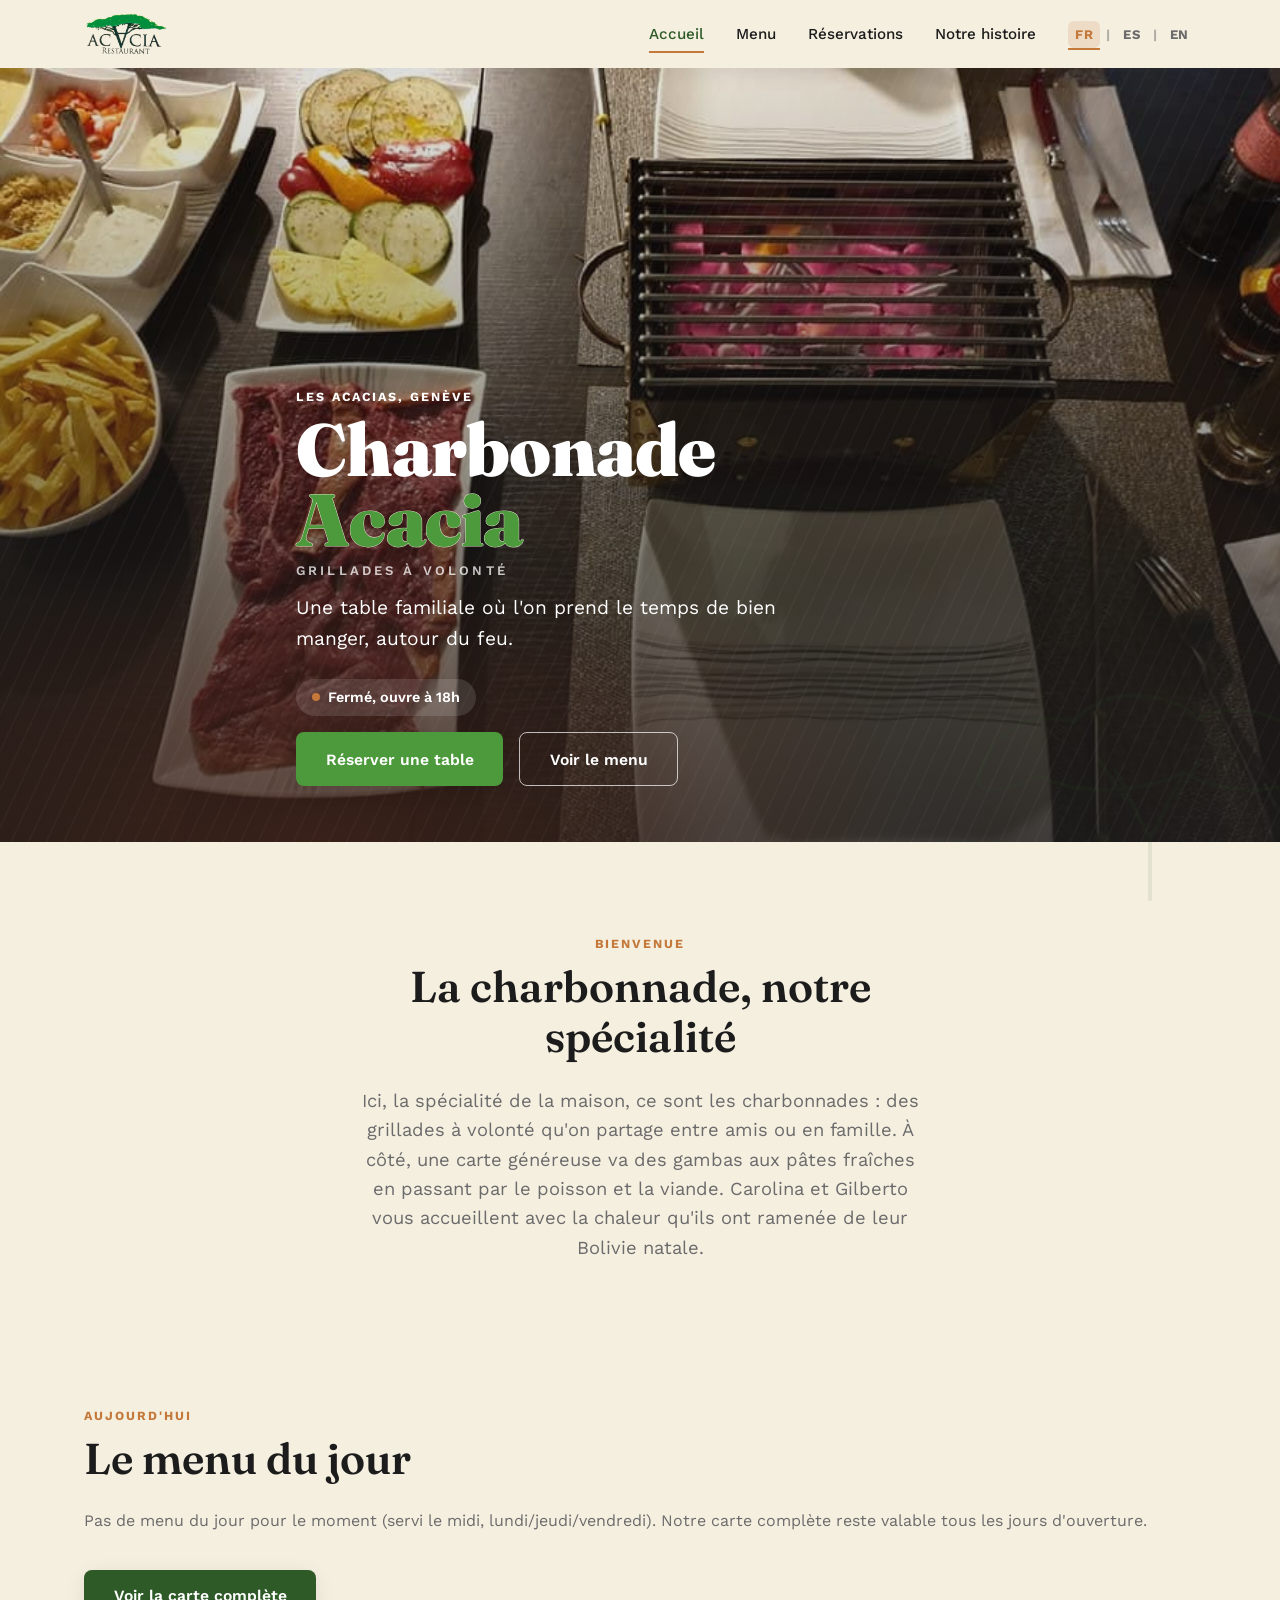
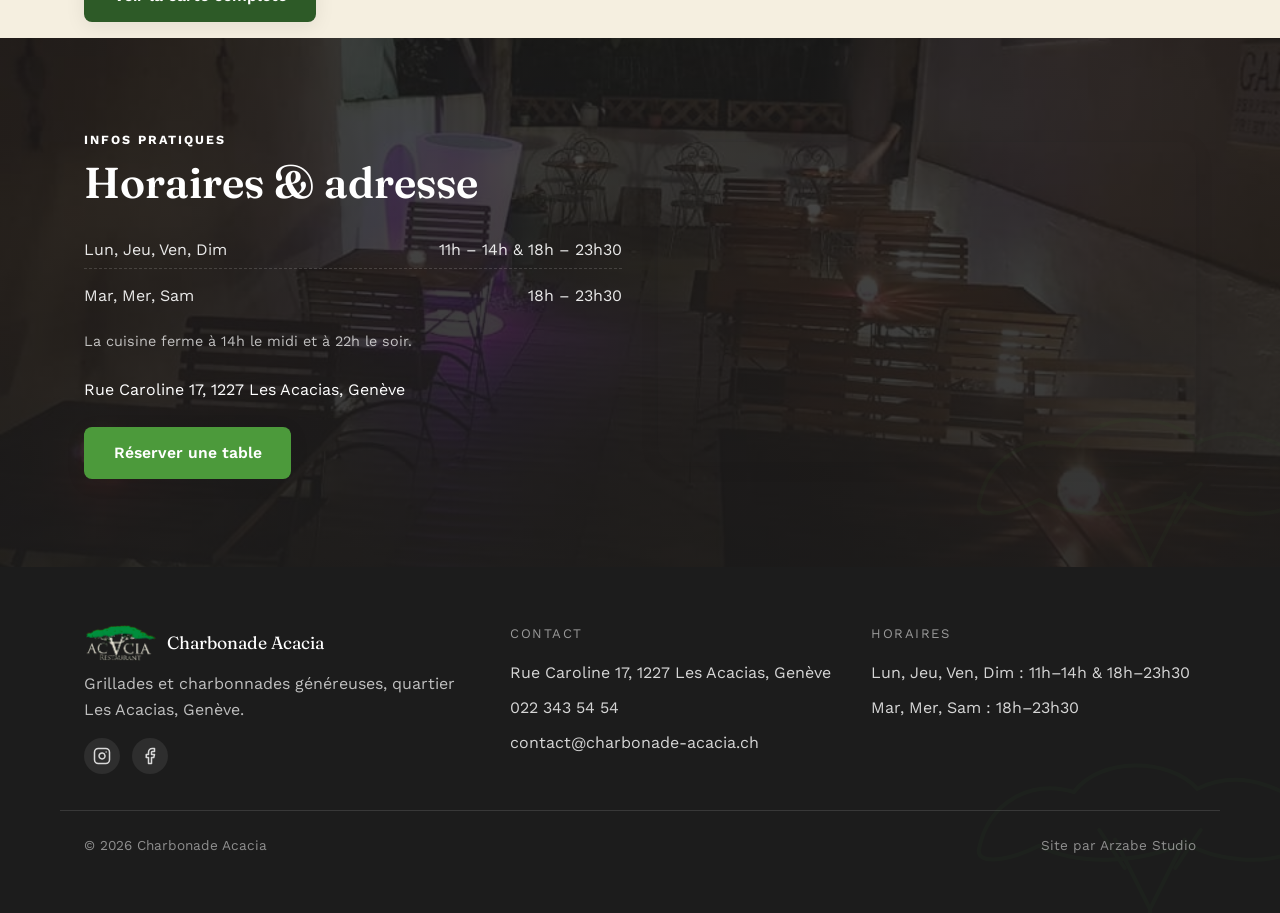
<file: index.html>
<!DOCTYPE html>
<html lang="fr">
<head>
<meta charset="UTF-8">
<meta name="viewport" content="width=device-width, initial-scale=1.0">
<title>Charbonade Acacia — Grillades & charbonnades à Genève</title>
<meta name="description" content="Charbonade Acacia, grill et charbonnades au cœur du quartier Les Acacias à Genève. Menu du jour, réservations, ambiance chaleureuse.">
<link rel="icon" href="/assets/favicon.png">
<link rel="preconnect" href="https://fonts.googleapis.com">
<link rel="preconnect" href="https://fonts.gstatic.com" crossorigin>
<link href="https://fonts.googleapis.com/css2?family=Fraunces:wght@600;700&family=Work+Sans:wght@400;500;600;700&display=swap" rel="stylesheet">
<link rel="stylesheet" href="/css/style.css">

<link rel="canonical" href="https://charbonade-acacia.ch/">
<link rel="alternate" hreflang="fr" href="https://charbonade-acacia.ch/">
<link rel="alternate" hreflang="es" href="https://charbonade-acacia.ch/es/">
<link rel="alternate" hreflang="en" href="https://charbonade-acacia.ch/en/">
<link rel="alternate" hreflang="x-default" href="https://charbonade-acacia.ch/">
<meta property="og:type" content="website">
<meta property="og:site_name" content="Charbonade Acacia">
<meta property="og:locale" content="fr_CH">
<meta property="og:locale:alternate" content="es_ES">
<meta property="og:locale:alternate" content="en_US">
<meta property="og:title" content="Charbonade Acacia — Grillades &amp; charbonnades à Genève">
<meta property="og:description" content="Charbonade Acacia, grill et charbonnades au cœur du quartier Les Acacias à Genève. Menu du jour, réservations, ambiance chaleureuse.">
<meta property="og:url" content="https://charbonade-acacia.ch/">
<meta property="og:image" content="https://charbonade-acacia.ch/assets/images/pres-charbo.jpg">
<meta name="twitter:card" content="summary_large_image">
<meta name="twitter:title" content="Charbonade Acacia — Grillades &amp; charbonnades à Genève">
<meta name="twitter:description" content="Charbonade Acacia, grill et charbonnades au cœur du quartier Les Acacias à Genève. Menu du jour, réservations, ambiance chaleureuse.">
<meta name="twitter:image" content="https://charbonade-acacia.ch/assets/images/pres-charbo.jpg">
<script type="application/ld+json">
{
  "@context": "https://schema.org",
  "@type": "Restaurant",
  "@id": "https://charbonade-acacia.ch/#restaurant",
  "name": "Charbonade Acacia",
  "image": "https://charbonade-acacia.ch/assets/images/pres-charbo.jpg",
  "url": "https://charbonade-acacia.ch/",
  "telephone": "+41223435454",
  "servesCuisine": "Grillades & charbonnades",
  "priceRange": "CHF 20-40",
  "address": {
    "@type": "PostalAddress",
    "streetAddress": "Rue Caroline 17",
    "postalCode": "1227",
    "addressLocality": "Genève",
    "addressCountry": "CH"
  },
  "menu": "https://charbonade-acacia.ch/menu.html",
  "acceptsReservations": "True",
  "openingHoursSpecification": [
    {
      "@type": "OpeningHoursSpecification",
      "dayOfWeek": ["Monday", "Thursday", "Friday", "Sunday"],
      "opens": "11:00",
      "closes": "14:00"
    },
    {
      "@type": "OpeningHoursSpecification",
      "dayOfWeek": ["Monday", "Tuesday", "Wednesday", "Thursday", "Friday", "Saturday", "Sunday"],
      "opens": "18:00",
      "closes": "23:30"
    }
  ]
}
</script>
</head>
<body>

<svg style="position:absolute;width:0;height:0" aria-hidden="true" focusable="false">
  <symbol id="acacia-motif" viewBox="0 0 240 150">
    <path d="M12,72 C18,42 45,28 72,36 C88,14 132,14 150,34 C178,20 212,34 228,58 C234,68 226,78 210,74 C192,82 162,80 142,68 C112,82 72,82 50,70 C30,80 10,82 12,72 Z" fill="none" stroke="currentColor" stroke-width="2.5"/>
    <path d="M120,148 L120,110 M120,110 L98,66 M120,110 L142,66 M104,84 L88,60 M136,84 L152,60" fill="none" stroke="currentColor" stroke-width="2.5" stroke-linecap="round"/>
  </symbol>
</svg>

<header class="site-header">
  <div class="container nav">
    <a class="nav__brand" href="/index.html">
      <img src="/assets/logo.png" alt="Restaurant Acacia">
    </a>
    <button class="nav__toggle" id="navToggle" aria-expanded="false" aria-controls="navLinks" aria-label="Ouvrir le menu">
      <span></span><span></span><span></span>
    </button>
    <nav class="nav__links" id="navLinks">
      <a href="/index.html" class="is-active">Accueil</a>
      <a href="/menu.html">Menu</a>
      <a href="/reservation.html">Réservations</a>
      <a href="/histoire.html">Notre histoire</a>
      <div class="nav__lang">
        <a href="/index.html" class="is-active">FR</a>
        <span class="nav__lang-sep">|</span>
        <a href="/es/index.html">ES</a>
        <span class="nav__lang-sep">|</span>
        <a href="/en/index.html">EN</a>
      </div>
    </nav>
  </div>
</header>

<main>

  <section class="hero">
    <div class="hero__media">
      <img src="/assets/images/pres-charbo.jpg" alt="Notre charbonade, braises et grillades préparées à table" class="hero__photo">
    </div>
    <div class="grill-lines" aria-hidden="true"></div>
    <div class="ember-glow" aria-hidden="true"></div>
    <svg class="motif motif--watermark" aria-hidden="true" viewBox="0 0 240 150"><use href="#acacia-motif"></use></svg>
    <div class="container hero__content reveal">
      <p class="eyebrow">Les Acacias, Genève</p>
      <h1 class="hero__charbonade">
        <span class="hero__charbonade-main">Charbonade<br><em>Acacia</em></span>
        <span class="hero__charbonade-sub">Grillades à volonté</span>
      </h1>
      <!-- TODO: confirmer si Carolina & Gilberto veulent une accroche différente -->
      <p class="hero__tagline">Une table familiale où l'on prend le temps de bien manger, autour du feu.</p>
      <!-- /TODO -->

      <p class="status-badge" hidden
         data-status-badge
         data-template-open="Ouvert, ferme à {heure}"
         data-template-closed-today="Fermé, ouvre à {heure}"
         data-template-closed-tomorrow="Fermé, ouvre demain à {heure}"
         data-template-closed-other="Fermé, ouvre {jour} à {heure}"
         data-day-names='["dimanche","lundi","mardi","mercredi","jeudi","vendredi","samedi"]'></p>
      <div class="hero__actions">
        <a href="/reservation.html" class="btn btn--ember">Réserver une table</a>
        <a href="/menu.html" class="btn btn--outline">Voir le menu</a>
      </div>
    </div>
  </section>

  <section class="section">
    <div class="container section-head section-head--center reveal">
      <p class="eyebrow">Bienvenue</p>
      <h2>La charbonnade, notre spécialité</h2>
      <!-- TODO: texte de présentation à valider avec Carolina & Gilberto -->
      <p class="lede" style="margin-inline:auto">Ici, la spécialité de la maison, ce sont les charbonnades : des grillades à volonté qu'on partage entre amis ou en famille. À côté, une carte généreuse va des gambas aux pâtes fraîches en passant par le poisson et la viande. Carolina et Gilberto vous accueillent avec la chaleur qu'ils ont ramenée de leur Bolivie natale.</p>
      <!-- /TODO -->
    </div>
  </section>

  <section class="section section--tight">
    <div class="container">
      <div class="section-head reveal">
        <p class="eyebrow">Aujourd'hui</p>
        <h2>Le menu du jour</h2>
      </div>

      <div data-menu-preview>
        <div class="grid-2" data-menu-preview-list hidden>
          <div class="card reveal">
            <p class="dish-card__name" data-plat-nom="0">—</p>
          </div>
          <div class="card reveal reveal--delay-1">
            <p class="dish-card__name" data-plat-nom="1">—</p>
          </div>
        </div>
        <p class="menu-today__empty text-light" data-menu-preview-empty>Pas de menu du jour pour le moment (servi le midi, lundi/jeudi/vendredi). Notre carte complète reste valable tous les jours d'ouverture.</p>
      </div>

      <p style="margin-top:var(--space-4)"><a href="/menu.html" class="btn btn--primary">Voir la carte complète</a></p>
    </div>
  </section>

  <section class="section section--dark">
    <div class="section__media"><img src="/assets/images/terrasse-soir.jpg" alt=""></div>
    <svg class="motif motif--watermark" aria-hidden="true" viewBox="0 0 240 150"><use href="#acacia-motif"></use></svg>
    <div class="container grid-2 grid-2--align-center">
      <div class="reveal">
        <p class="eyebrow">Infos pratiques</p>
        <h2>Horaires &amp; adresse</h2>
        <!-- à revérifier avec le client : fermeture pourrait être minuit plutôt que 23h30 -->
        <div class="hours-table">
          <div class="hours-table__row"><span>Lun, Jeu, Ven, Dim</span><span>11h – 14h &amp; 18h – 23h30</span></div>
          <div class="hours-table__row"><span>Mar, Mer, Sam</span><span>18h – 23h30</span></div>
        </div>
        <p style="margin-top:var(--space-2); color:rgba(255,255,255,.72); font-size:0.9rem;">La cuisine ferme à 14h le midi et à 22h le soir.</p>        <p style="margin-top:var(--space-3)">Rue Caroline 17, 1227 Les Acacias, Genève</p>
        <p style="margin-top:var(--space-3)"><a href="/reservation.html" class="btn btn--ember">Réserver une table</a></p>
      </div>
      <div class="reveal reveal--delay-1 map-frame">
        <iframe src="https://www.google.com/maps?q=Rue+Caroline+17,+1227+Les+Acacias,+Genève&output=embed" loading="lazy" referrerpolicy="no-referrer-when-downgrade" title="Localisation Restaurant Acacia"></iframe>
      </div>
    </div>
  </section>

</main>

<footer class="site-footer">
  <svg class="motif motif--watermark" aria-hidden="true" viewBox="0 0 240 150"><use href="#acacia-motif"></use></svg>
  <div class="container footer__grid">
    <div>
      <div class="footer__brand">
        <img src="/assets/logo-light.png" alt="">
        <span>Charbonade Acacia</span>
      </div>
      <p style="color:rgba(255,255,255,.72)">Grillades et charbonnades généreuses, quartier Les Acacias, Genève.</p>
      <div class="footer__social">
        <a href="https://www.instagram.com/restaurant_acacia/" target="_blank" rel="noopener" aria-label="Instagram">
          <svg viewBox="0 0 24 24" fill="none" stroke="currentColor" stroke-width="2" stroke-linecap="round" stroke-linejoin="round" aria-hidden="true"><rect x="2" y="2" width="20" height="20" rx="5" ry="5"></rect><path d="M16 11.37A4 4 0 1 1 12.63 8 4 4 0 0 1 16 11.37z"></path><line x1="17.5" y1="6.5" x2="17.5" y2="6.5"></line></svg>
        </a>
        <a href="https://www.facebook.com/p/Restaurant-Acacia-100063478602699/" target="_blank" rel="noopener" aria-label="Facebook">
          <svg viewBox="0 0 24 24" fill="none" stroke="currentColor" stroke-width="2" stroke-linecap="round" stroke-linejoin="round" aria-hidden="true"><path d="M18 2h-3a5 5 0 0 0-5 5v3H7v4h3v8h4v-8h3l1-4h-4V7a1 1 0 0 1 1-1h3z"></path></svg>
        </a>
      </div>
    </div>
    <div>
      <p class="footer__title">Contact</p>
      <div class="footer__list">
        <span>Rue Caroline 17, 1227 Les Acacias, Genève</span>
        <a href="tel:+41223435454">022 343 54 54</a>
        <!-- TODO: activer le vrai lien email -->
        <a href="mailto:contact@charbonade-acacia.ch">contact@charbonade-acacia.ch</a>
        <!-- /TODO -->
      </div>
    </div>
    <div>
      <p class="footer__title">Horaires</p>
      <div class="footer__list">
        <span>Lun, Jeu, Ven, Dim : 11h–14h &amp; 18h–23h30</span>
        <span>Mar, Mer, Sam : 18h–23h30</span>
      </div>
    </div>
  </div>
  <div class="container footer__bottom cluster" style="justify-content:space-between">
    <span>© 2026 Charbonade Acacia</span>
    <span>Site par <a href="https://arzabe-studio.ch" target="_blank" rel="noopener">Arzabe Studio</a></span>
  </div>
</footer>

<script src="/js/menu.js" defer></script>
<script src="/js/main.js" defer></script>
</body>
</html>
</file>
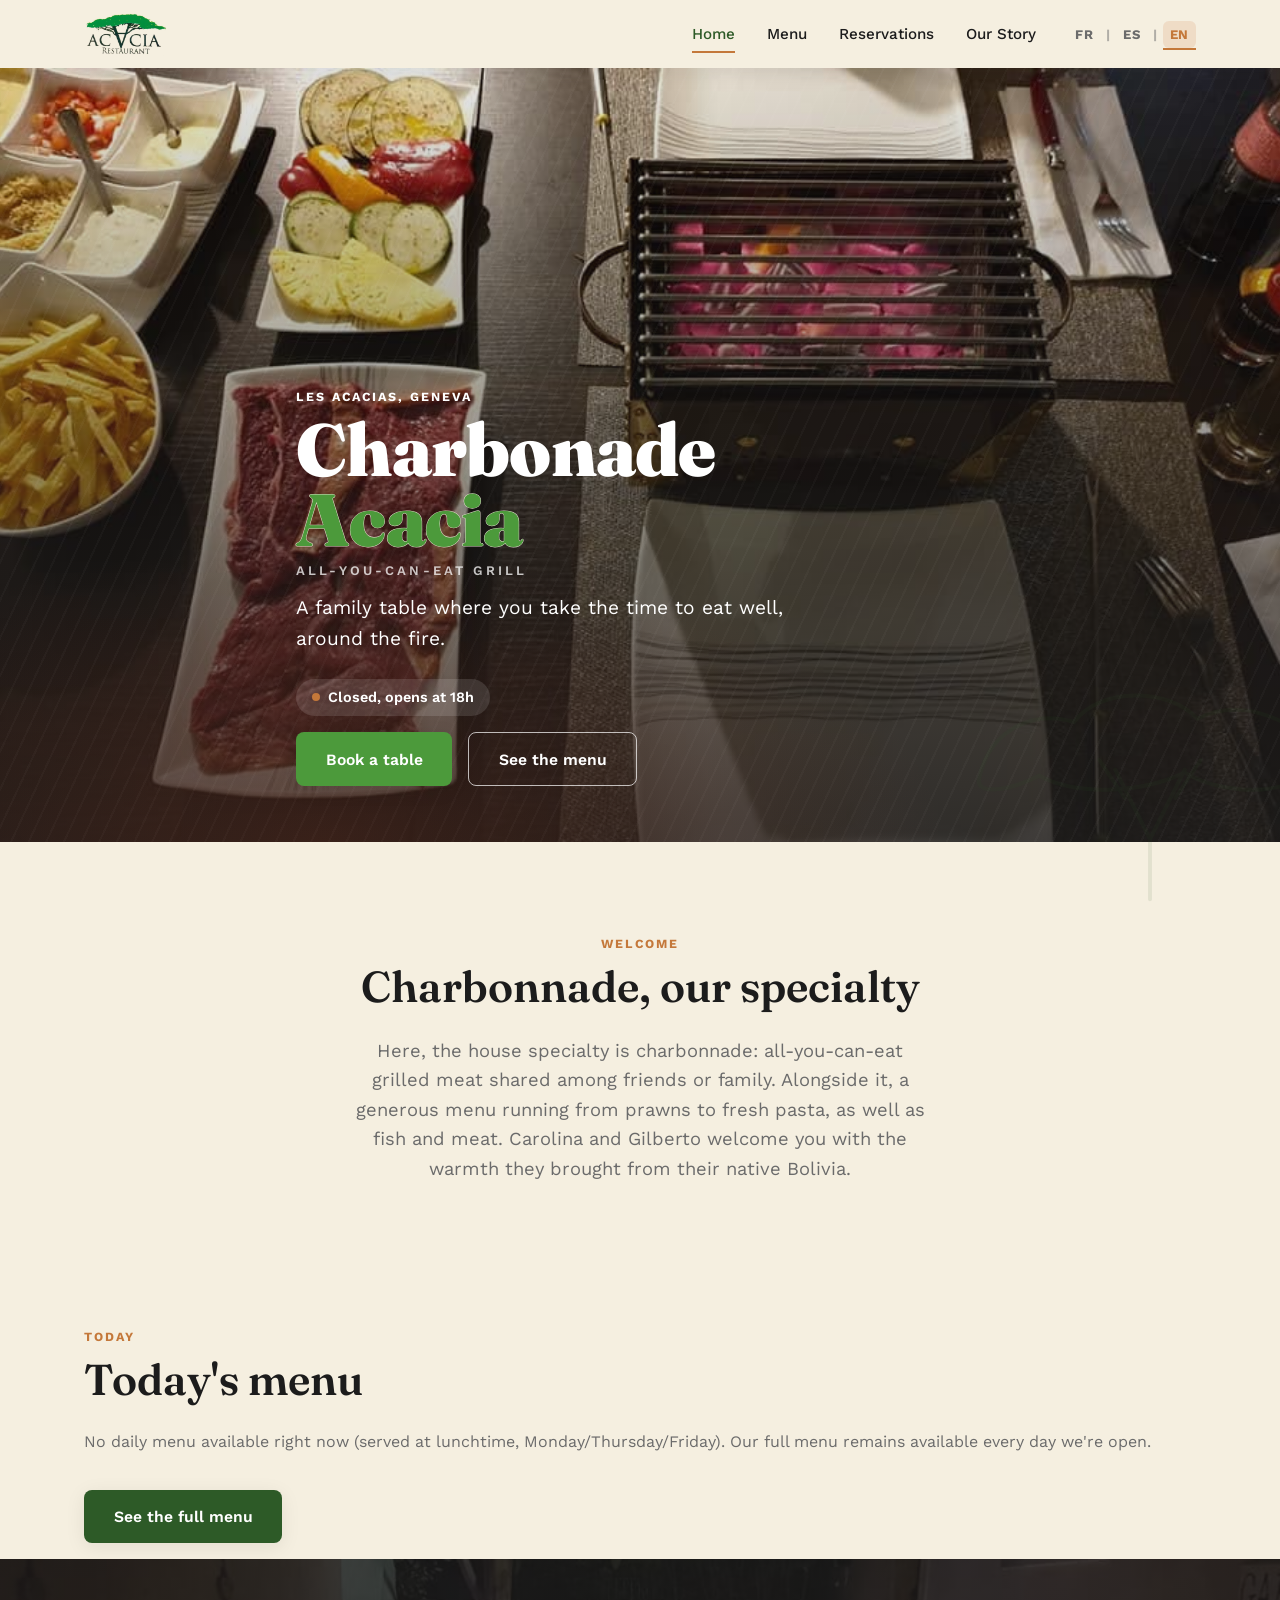
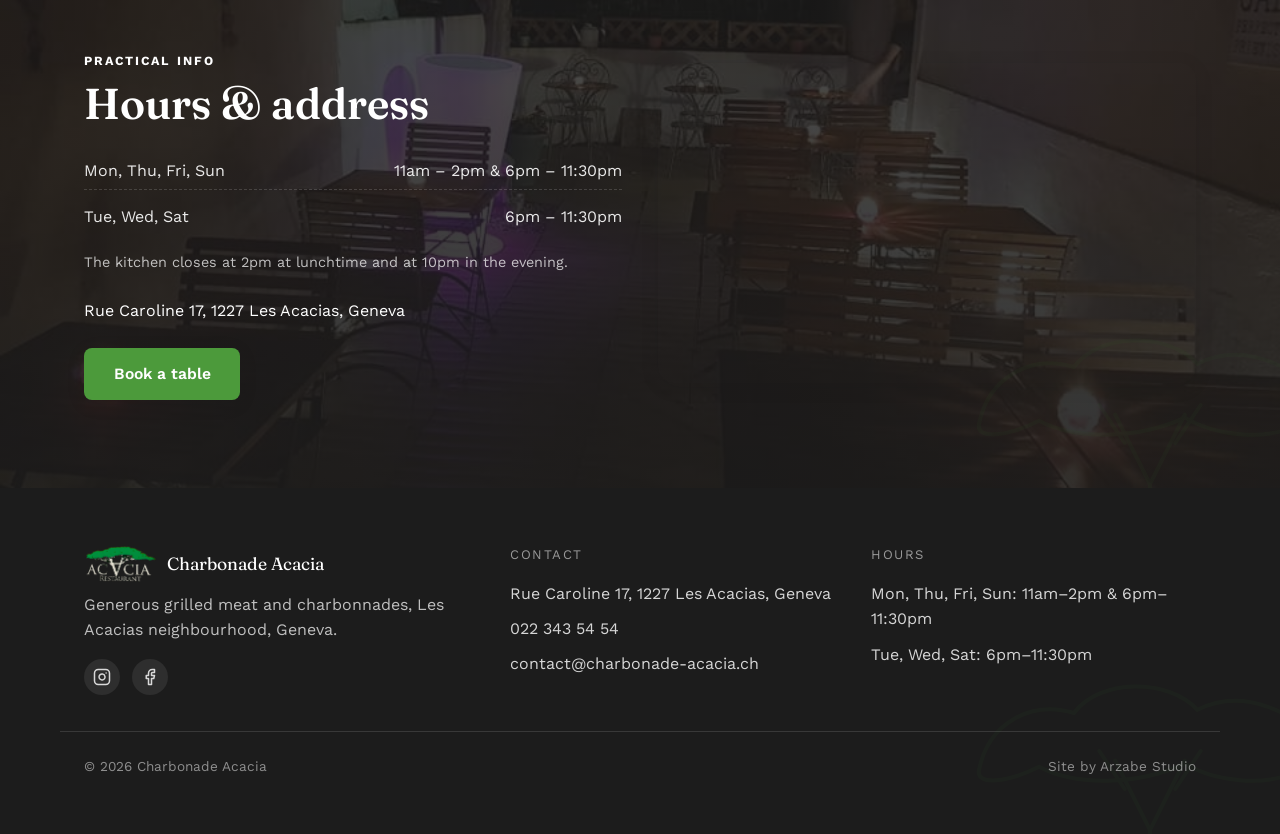
<file: en/index.html>
<!DOCTYPE html>
<html lang="en">
<head>
<meta charset="UTF-8">
<meta name="viewport" content="width=device-width, initial-scale=1.0">
<title>Charbonade Acacia — Grill & Charbonnades in Geneva</title>
<meta name="description" content="Charbonade Acacia, grill and charbonnades in the heart of the Les Acacias neighbourhood in Geneva. Daily menu, reservations, warm atmosphere.">
<link rel="icon" href="/assets/favicon.png">
<link rel="preconnect" href="https://fonts.googleapis.com">
<link rel="preconnect" href="https://fonts.gstatic.com" crossorigin>
<link href="https://fonts.googleapis.com/css2?family=Fraunces:wght@600;700&family=Work+Sans:wght@400;500;600;700&display=swap" rel="stylesheet">
<link rel="stylesheet" href="/css/style.css">

<link rel="canonical" href="https://charbonade-acacia.ch/en/">
<link rel="alternate" hreflang="fr" href="https://charbonade-acacia.ch/">
<link rel="alternate" hreflang="es" href="https://charbonade-acacia.ch/es/">
<link rel="alternate" hreflang="en" href="https://charbonade-acacia.ch/en/">
<link rel="alternate" hreflang="x-default" href="https://charbonade-acacia.ch/">
<meta property="og:type" content="website">
<meta property="og:site_name" content="Charbonade Acacia">
<meta property="og:locale" content="en_US">
<meta property="og:locale:alternate" content="fr_CH">
<meta property="og:locale:alternate" content="es_ES">
<meta property="og:title" content="Charbonade Acacia — Grill &amp; Charbonnades in Geneva">
<meta property="og:description" content="Charbonade Acacia, grill and charbonnades in the heart of the Les Acacias neighbourhood in Geneva. Daily menu, reservations, warm atmosphere.">
<meta property="og:url" content="https://charbonade-acacia.ch/en/">
<meta property="og:image" content="https://charbonade-acacia.ch/assets/images/pres-charbo.jpg">
<meta name="twitter:card" content="summary_large_image">
<meta name="twitter:title" content="Charbonade Acacia — Grill &amp; Charbonnades in Geneva">
<meta name="twitter:description" content="Charbonade Acacia, grill and charbonnades in the heart of the Les Acacias neighbourhood in Geneva. Daily menu, reservations, warm atmosphere.">
<meta name="twitter:image" content="https://charbonade-acacia.ch/assets/images/pres-charbo.jpg">
<script type="application/ld+json">
{
  "@context": "https://schema.org",
  "@type": "Restaurant",
  "@id": "https://charbonade-acacia.ch/#restaurant",
  "name": "Charbonade Acacia",
  "image": "https://charbonade-acacia.ch/assets/images/pres-charbo.jpg",
  "url": "https://charbonade-acacia.ch/en/",
  "telephone": "+41223435454",
  "servesCuisine": "Grill & charbonnades",
  "priceRange": "CHF 20-40",
  "address": {
    "@type": "PostalAddress",
    "streetAddress": "Rue Caroline 17",
    "postalCode": "1227",
    "addressLocality": "Genève",
    "addressCountry": "CH"
  },
  "menu": "https://charbonade-acacia.ch/en/menu.html",
  "acceptsReservations": "True",
  "openingHoursSpecification": [
    {
      "@type": "OpeningHoursSpecification",
      "dayOfWeek": ["Monday", "Thursday", "Friday", "Sunday"],
      "opens": "11:00",
      "closes": "14:00"
    },
    {
      "@type": "OpeningHoursSpecification",
      "dayOfWeek": ["Monday", "Tuesday", "Wednesday", "Thursday", "Friday", "Saturday", "Sunday"],
      "opens": "18:00",
      "closes": "23:30"
    }
  ]
}
</script>
</head>
<body>

<svg style="position:absolute;width:0;height:0" aria-hidden="true" focusable="false">
  <symbol id="acacia-motif" viewBox="0 0 240 150">
    <path d="M12,72 C18,42 45,28 72,36 C88,14 132,14 150,34 C178,20 212,34 228,58 C234,68 226,78 210,74 C192,82 162,80 142,68 C112,82 72,82 50,70 C30,80 10,82 12,72 Z" fill="none" stroke="currentColor" stroke-width="2.5"/>
    <path d="M120,148 L120,110 M120,110 L98,66 M120,110 L142,66 M104,84 L88,60 M136,84 L152,60" fill="none" stroke="currentColor" stroke-width="2.5" stroke-linecap="round"/>
  </symbol>
</svg>

<header class="site-header">
  <div class="container nav">
    <a class="nav__brand" href="/en/index.html">
      <img src="/assets/logo.png" alt="Restaurant Acacia">
    </a>
    <button class="nav__toggle" id="navToggle" aria-expanded="false" aria-controls="navLinks" aria-label="Open menu">
      <span></span><span></span><span></span>
    </button>
    <nav class="nav__links" id="navLinks">
      <a href="/en/index.html" class="is-active">Home</a>
      <a href="/en/menu.html">Menu</a>
      <a href="/en/reservation.html">Reservations</a>
      <a href="/en/story.html">Our Story</a>
      <div class="nav__lang">
        <a href="/index.html">FR</a>
        <span class="nav__lang-sep">|</span>
        <a href="/es/index.html">ES</a>
        <span class="nav__lang-sep">|</span>
        <a href="/en/index.html" class="is-active">EN</a>
      </div>
    </nav>
  </div>
</header>

<main>

  <section class="hero">
    <div class="hero__media">
      <img src="/assets/images/pres-charbo.jpg" alt="Our charbonade, embers and grilled food prepared at the table" class="hero__photo">
    </div>
    <div class="grill-lines" aria-hidden="true"></div>
    <div class="ember-glow" aria-hidden="true"></div>
    <svg class="motif motif--watermark" aria-hidden="true" viewBox="0 0 240 150"><use href="#acacia-motif"></use></svg>
    <div class="container hero__content reveal">
      <p class="eyebrow">Les Acacias, Geneva</p>
      <h1 class="hero__charbonade">
        <span class="hero__charbonade-main">Charbonade<br><em>Acacia</em></span>
        <span class="hero__charbonade-sub">All-you-can-eat grill</span>
      </h1>
      <!-- TODO: confirm with Carolina & Gilberto if they'd like a different tagline -->
      <p class="hero__tagline">A family table where you take the time to eat well, around the fire.</p>
      <!-- /TODO -->

      <p class="status-badge" hidden
         data-status-badge
         data-template-open="Open, closes at {heure}"
         data-template-closed-today="Closed, opens at {heure}"
         data-template-closed-tomorrow="Closed, opens tomorrow at {heure}"
         data-template-closed-other="Closed, opens {jour} at {heure}"
         data-day-names='["Sunday","Monday","Tuesday","Wednesday","Thursday","Friday","Saturday"]'></p>
      <div class="hero__actions">
        <a href="/en/reservation.html" class="btn btn--ember">Book a table</a>
        <a href="/en/menu.html" class="btn btn--outline">See the menu</a>
      </div>
    </div>
  </section>

  <section class="section">
    <div class="container section-head section-head--center reveal">
      <p class="eyebrow">Welcome</p>
      <h2>Charbonnade, our specialty</h2>
      <!-- TODO: intro text to validate with Carolina & Gilberto -->
      <p class="lede" style="margin-inline:auto">Here, the house specialty is charbonnade: all-you-can-eat grilled meat shared among friends or family. Alongside it, a generous menu running from prawns to fresh pasta, as well as fish and meat. Carolina and Gilberto welcome you with the warmth they brought from their native Bolivia.</p>
      <!-- /TODO -->
    </div>
  </section>

  <section class="section section--tight">
    <div class="container">
      <div class="section-head reveal">
        <p class="eyebrow">Today</p>
        <h2>Today's menu</h2>
      </div>

      <div data-menu-preview>
        <div class="grid-2" data-menu-preview-list hidden>
          <div class="card reveal">
            <p class="dish-card__name" data-plat-nom="0">—</p>
          </div>
          <div class="card reveal reveal--delay-1">
            <p class="dish-card__name" data-plat-nom="1">—</p>
          </div>
        </div>
        <p class="menu-today__empty text-light" data-menu-preview-empty>No daily menu available right now (served at lunchtime, Monday/Thursday/Friday). Our full menu remains available every day we're open.</p>
      </div>

      <p style="margin-top:var(--space-4)"><a href="/en/menu.html" class="btn btn--primary">See the full menu</a></p>
    </div>
  </section>

  <section class="section section--dark">
    <div class="section__media"><img src="/assets/images/terrasse-soir.jpg" alt=""></div>
    <svg class="motif motif--watermark" aria-hidden="true" viewBox="0 0 240 150"><use href="#acacia-motif"></use></svg>
    <div class="container grid-2 grid-2--align-center">
      <div class="reveal">
        <p class="eyebrow">Practical info</p>
        <h2>Hours &amp; address</h2>
        <!-- to double-check with the client: closing time might be midnight rather than 11:30pm -->
        <div class="hours-table">
          <div class="hours-table__row"><span>Mon, Thu, Fri, Sun</span><span>11am – 2pm &amp; 6pm – 11:30pm</span></div>
          <div class="hours-table__row"><span>Tue, Wed, Sat</span><span>6pm – 11:30pm</span></div>
        </div>
        <p style="margin-top:var(--space-2); color:rgba(255,255,255,.72); font-size:0.9rem;">The kitchen closes at 2pm at lunchtime and at 10pm in the evening.</p>        <p style="margin-top:var(--space-3)">Rue Caroline 17, 1227 Les Acacias, Geneva</p>
        <p style="margin-top:var(--space-3)"><a href="/en/reservation.html" class="btn btn--ember">Book a table</a></p>
      </div>
      <div class="reveal reveal--delay-1 map-frame">
        <iframe src="https://www.google.com/maps?q=Rue+Caroline+17,+1227+Les+Acacias,+Genève&output=embed" loading="lazy" referrerpolicy="no-referrer-when-downgrade" title="Restaurant Acacia location"></iframe>
      </div>
    </div>
  </section>

</main>

<footer class="site-footer">
  <svg class="motif motif--watermark" aria-hidden="true" viewBox="0 0 240 150"><use href="#acacia-motif"></use></svg>
  <div class="container footer__grid">
    <div>
      <div class="footer__brand">
        <img src="/assets/logo-light.png" alt="">
        <span>Charbonade Acacia</span>
      </div>
      <p style="color:rgba(255,255,255,.72)">Generous grilled meat and charbonnades, Les Acacias neighbourhood, Geneva.</p>
      <div class="footer__social">
        <a href="https://www.instagram.com/restaurant_acacia/" target="_blank" rel="noopener" aria-label="Instagram">
          <svg viewBox="0 0 24 24" fill="none" stroke="currentColor" stroke-width="2" stroke-linecap="round" stroke-linejoin="round" aria-hidden="true"><rect x="2" y="2" width="20" height="20" rx="5" ry="5"></rect><path d="M16 11.37A4 4 0 1 1 12.63 8 4 4 0 0 1 16 11.37z"></path><line x1="17.5" y1="6.5" x2="17.5" y2="6.5"></line></svg>
        </a>
        <a href="https://www.facebook.com/p/Restaurant-Acacia-100063478602699/" target="_blank" rel="noopener" aria-label="Facebook">
          <svg viewBox="0 0 24 24" fill="none" stroke="currentColor" stroke-width="2" stroke-linecap="round" stroke-linejoin="round" aria-hidden="true"><path d="M18 2h-3a5 5 0 0 0-5 5v3H7v4h3v8h4v-8h3l1-4h-4V7a1 1 0 0 1 1-1h3z"></path></svg>
        </a>
      </div>
    </div>
    <div>
      <p class="footer__title">Contact</p>
      <div class="footer__list">
        <span>Rue Caroline 17, 1227 Les Acacias, Geneva</span>
        <a href="tel:+41223435454">022 343 54 54</a>
        <!-- TODO: activate the real email link -->
        <a href="mailto:contact@charbonade-acacia.ch">contact@charbonade-acacia.ch</a>
        <!-- /TODO -->
      </div>
    </div>
    <div>
      <p class="footer__title">Hours</p>
      <div class="footer__list">
        <span>Mon, Thu, Fri, Sun: 11am–2pm &amp; 6pm–11:30pm</span>
        <span>Tue, Wed, Sat: 6pm–11:30pm</span>
      </div>
    </div>
  </div>
  <div class="container footer__bottom cluster" style="justify-content:space-between">
    <span>© 2026 Charbonade Acacia</span>
    <span>Site by <a href="https://arzabe-studio.ch" target="_blank" rel="noopener">Arzabe Studio</a></span>
  </div>
</footer>

<script src="/js/menu.js" defer></script>
<script src="/js/main.js" defer></script>
</body>
</html>
</file>
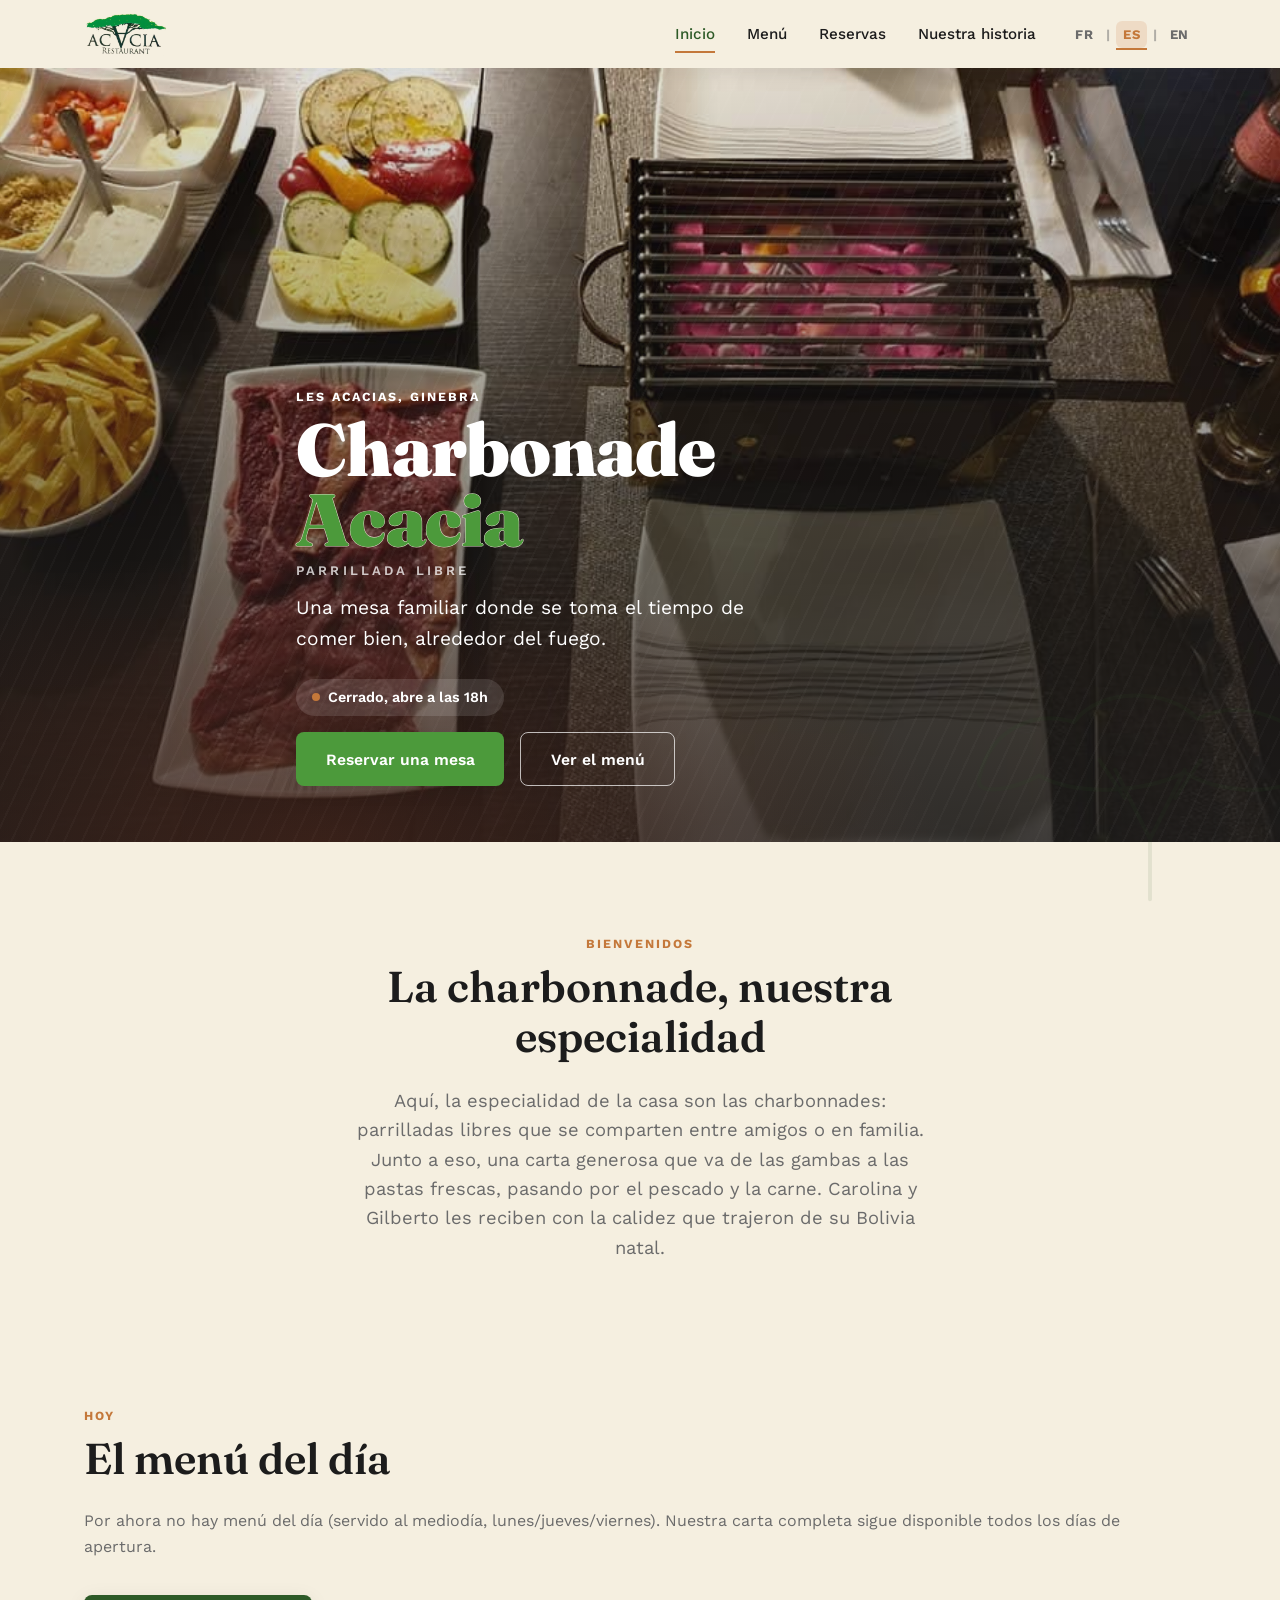
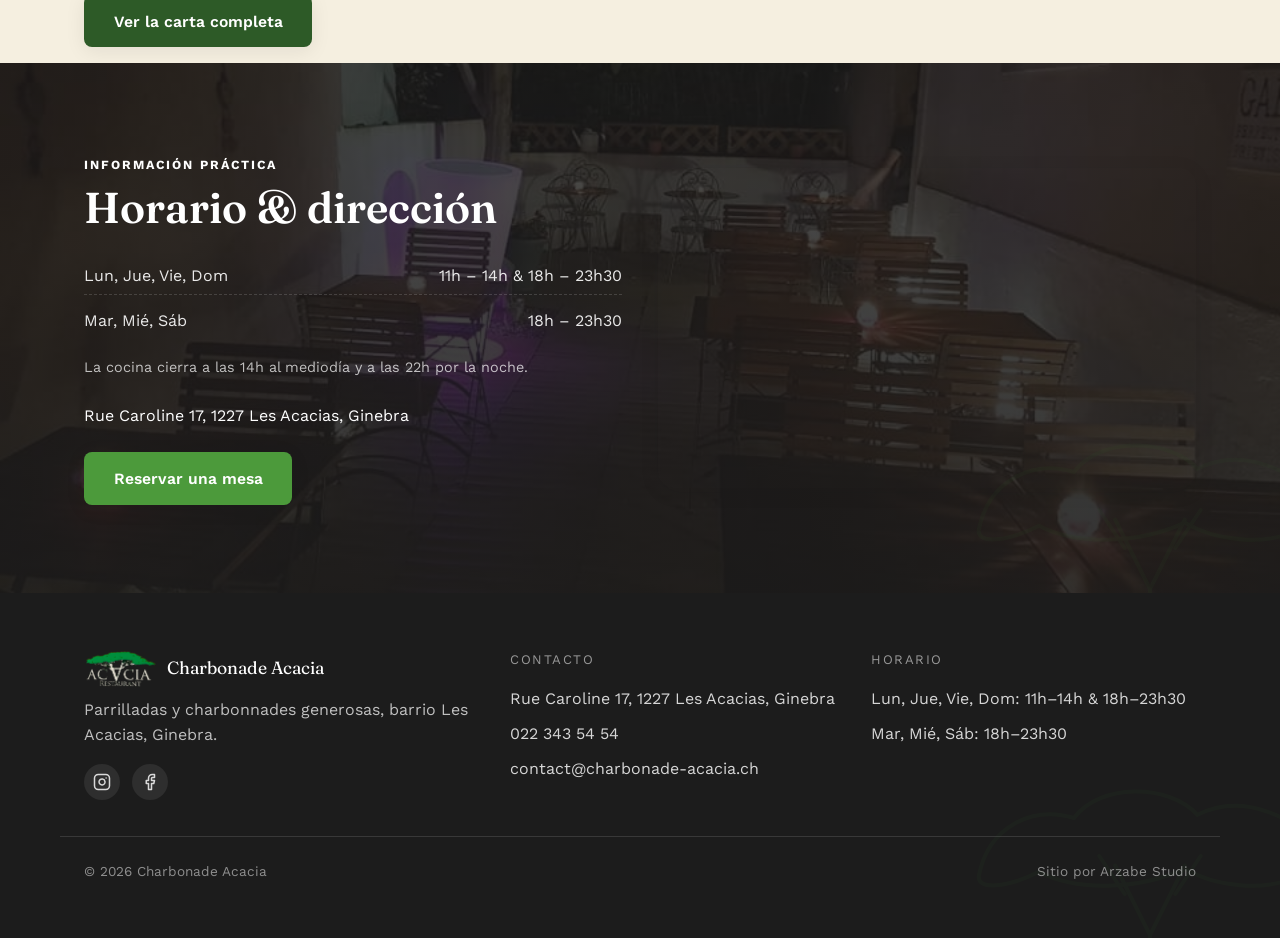
<file: es/index.html>
<!DOCTYPE html>
<html lang="es">
<head>
<meta charset="UTF-8">
<meta name="viewport" content="width=device-width, initial-scale=1.0">
<title>Charbonade Acacia — Parrilladas & charbonnades en Ginebra</title>
<meta name="description" content="Charbonade Acacia, grill y charbonnades en el corazón del barrio Les Acacias en Ginebra. Menú del día, reservas, ambiente cálido.">
<link rel="icon" href="/assets/favicon.png">
<link rel="preconnect" href="https://fonts.googleapis.com">
<link rel="preconnect" href="https://fonts.gstatic.com" crossorigin>
<link href="https://fonts.googleapis.com/css2?family=Fraunces:wght@600;700&family=Work+Sans:wght@400;500;600;700&display=swap" rel="stylesheet">
<link rel="stylesheet" href="/css/style.css">

<link rel="canonical" href="https://charbonade-acacia.ch/es/">
<link rel="alternate" hreflang="fr" href="https://charbonade-acacia.ch/">
<link rel="alternate" hreflang="es" href="https://charbonade-acacia.ch/es/">
<link rel="alternate" hreflang="en" href="https://charbonade-acacia.ch/en/">
<link rel="alternate" hreflang="x-default" href="https://charbonade-acacia.ch/">
<meta property="og:type" content="website">
<meta property="og:site_name" content="Charbonade Acacia">
<meta property="og:locale" content="es_ES">
<meta property="og:locale:alternate" content="fr_CH">
<meta property="og:locale:alternate" content="en_US">
<meta property="og:title" content="Charbonade Acacia — Parrilladas &amp; charbonnades en Ginebra">
<meta property="og:description" content="Charbonade Acacia, grill y charbonnades en el corazón del barrio Les Acacias en Ginebra. Menú del día, reservas, ambiente cálido.">
<meta property="og:url" content="https://charbonade-acacia.ch/es/">
<meta property="og:image" content="https://charbonade-acacia.ch/assets/images/pres-charbo.jpg">
<meta name="twitter:card" content="summary_large_image">
<meta name="twitter:title" content="Charbonade Acacia — Parrilladas &amp; charbonnades en Ginebra">
<meta name="twitter:description" content="Charbonade Acacia, grill y charbonnades en el corazón del barrio Les Acacias en Ginebra. Menú del día, reservas, ambiente cálido.">
<meta name="twitter:image" content="https://charbonade-acacia.ch/assets/images/pres-charbo.jpg">
<script type="application/ld+json">
{
  "@context": "https://schema.org",
  "@type": "Restaurant",
  "@id": "https://charbonade-acacia.ch/#restaurant",
  "name": "Charbonade Acacia",
  "image": "https://charbonade-acacia.ch/assets/images/pres-charbo.jpg",
  "url": "https://charbonade-acacia.ch/es/",
  "telephone": "+41223435454",
  "servesCuisine": "Parrillada y charbonnades",
  "priceRange": "CHF 20-40",
  "address": {
    "@type": "PostalAddress",
    "streetAddress": "Rue Caroline 17",
    "postalCode": "1227",
    "addressLocality": "Genève",
    "addressCountry": "CH"
  },
  "menu": "https://charbonade-acacia.ch/es/menu.html",
  "acceptsReservations": "True",
  "openingHoursSpecification": [
    {
      "@type": "OpeningHoursSpecification",
      "dayOfWeek": ["Monday", "Thursday", "Friday", "Sunday"],
      "opens": "11:00",
      "closes": "14:00"
    },
    {
      "@type": "OpeningHoursSpecification",
      "dayOfWeek": ["Monday", "Tuesday", "Wednesday", "Thursday", "Friday", "Saturday", "Sunday"],
      "opens": "18:00",
      "closes": "23:30"
    }
  ]
}
</script>
</head>
<body>

<svg style="position:absolute;width:0;height:0" aria-hidden="true" focusable="false">
  <symbol id="acacia-motif" viewBox="0 0 240 150">
    <path d="M12,72 C18,42 45,28 72,36 C88,14 132,14 150,34 C178,20 212,34 228,58 C234,68 226,78 210,74 C192,82 162,80 142,68 C112,82 72,82 50,70 C30,80 10,82 12,72 Z" fill="none" stroke="currentColor" stroke-width="2.5"/>
    <path d="M120,148 L120,110 M120,110 L98,66 M120,110 L142,66 M104,84 L88,60 M136,84 L152,60" fill="none" stroke="currentColor" stroke-width="2.5" stroke-linecap="round"/>
  </symbol>
</svg>

<header class="site-header">
  <div class="container nav">
    <a class="nav__brand" href="/es/index.html">
      <img src="/assets/logo.png" alt="Restaurant Acacia">
    </a>
    <button class="nav__toggle" id="navToggle" aria-expanded="false" aria-controls="navLinks" aria-label="Abrir el menú">
      <span></span><span></span><span></span>
    </button>
    <nav class="nav__links" id="navLinks">
      <a href="/es/index.html" class="is-active">Inicio</a>
      <a href="/es/menu.html">Menú</a>
      <a href="/es/reserva.html">Reservas</a>
      <a href="/es/historia.html">Nuestra historia</a>
      <div class="nav__lang">
        <a href="/index.html">FR</a>
        <span class="nav__lang-sep">|</span>
        <a href="/es/index.html" class="is-active">ES</a>
        <span class="nav__lang-sep">|</span>
        <a href="/en/index.html">EN</a>
      </div>
    </nav>
  </div>
</header>

<main>

  <section class="hero">
    <div class="hero__media">
      <img src="/assets/images/pres-charbo.jpg" alt="Nuestra charbonade, brasas y parrillada preparada en la mesa" class="hero__photo">
    </div>
    <div class="grill-lines" aria-hidden="true"></div>
    <div class="ember-glow" aria-hidden="true"></div>
    <svg class="motif motif--watermark" aria-hidden="true" viewBox="0 0 240 150"><use href="#acacia-motif"></use></svg>
    <div class="container hero__content reveal">
      <p class="eyebrow">Les Acacias, Ginebra</p>
      <h1 class="hero__charbonade">
        <span class="hero__charbonade-main">Charbonade<br><em>Acacia</em></span>
        <span class="hero__charbonade-sub">Parrillada libre</span>
      </h1>
      <!-- TODO: confirmar si Carolina y Gilberto quieren un eslogan diferente -->
      <p class="hero__tagline">Una mesa familiar donde se toma el tiempo de comer bien, alrededor del fuego.</p>
      <!-- /TODO -->

      <p class="status-badge" hidden
         data-status-badge
         data-template-open="Abierto, cierra a las {heure}"
         data-template-closed-today="Cerrado, abre a las {heure}"
         data-template-closed-tomorrow="Cerrado, abre mañana a las {heure}"
         data-template-closed-other="Cerrado, abre el {jour} a las {heure}"
         data-day-names='["domingo","lunes","martes","miércoles","jueves","viernes","sábado"]'></p>
      <div class="hero__actions">
        <a href="/es/reserva.html" class="btn btn--ember">Reservar una mesa</a>
        <a href="/es/menu.html" class="btn btn--outline">Ver el menú</a>
      </div>
    </div>
  </section>

  <section class="section">
    <div class="container section-head section-head--center reveal">
      <p class="eyebrow">Bienvenidos</p>
      <h2>La charbonnade, nuestra especialidad</h2>
      <!-- TODO: texto de presentación a validar con Carolina y Gilberto -->
      <p class="lede" style="margin-inline:auto">Aquí, la especialidad de la casa son las charbonnades: parrilladas libres que se comparten entre amigos o en familia. Junto a eso, una carta generosa que va de las gambas a las pastas frescas, pasando por el pescado y la carne. Carolina y Gilberto les reciben con la calidez que trajeron de su Bolivia natal.</p>
      <!-- /TODO -->
    </div>
  </section>

  <section class="section section--tight">
    <div class="container">
      <div class="section-head reveal">
        <p class="eyebrow">Hoy</p>
        <h2>El menú del día</h2>
      </div>

      <div data-menu-preview>
        <div class="grid-2" data-menu-preview-list hidden>
          <div class="card reveal">
            <p class="dish-card__name" data-plat-nom="0">—</p>
          </div>
          <div class="card reveal reveal--delay-1">
            <p class="dish-card__name" data-plat-nom="1">—</p>
          </div>
        </div>
        <p class="menu-today__empty text-light" data-menu-preview-empty>Por ahora no hay menú del día (servido al mediodía, lunes/jueves/viernes). Nuestra carta completa sigue disponible todos los días de apertura.</p>
      </div>

      <p style="margin-top:var(--space-4)"><a href="/es/menu.html" class="btn btn--primary">Ver la carta completa</a></p>
    </div>
  </section>

  <section class="section section--dark">
    <div class="section__media"><img src="/assets/images/terrasse-soir.jpg" alt=""></div>
    <svg class="motif motif--watermark" aria-hidden="true" viewBox="0 0 240 150"><use href="#acacia-motif"></use></svg>
    <div class="container grid-2 grid-2--align-center">
      <div class="reveal">
        <p class="eyebrow">Información práctica</p>
        <h2>Horario &amp; dirección</h2>
        <div class="hours-table">
          <div class="hours-table__row"><span>Lun, Jue, Vie, Dom</span><span>11h – 14h &amp; 18h – 23h30</span></div>
          <div class="hours-table__row"><span>Mar, Mié, Sáb</span><span>18h – 23h30</span></div>
        </div>
        <p style="margin-top:var(--space-2); color:rgba(255,255,255,.72); font-size:0.9rem;">La cocina cierra a las 14h al mediodía y a las 22h por la noche.</p>        <p style="margin-top:var(--space-3)">Rue Caroline 17, 1227 Les Acacias, Ginebra</p>
        <p style="margin-top:var(--space-3)"><a href="/es/reserva.html" class="btn btn--ember">Reservar una mesa</a></p>
      </div>
      <div class="reveal reveal--delay-1 map-frame">
        <iframe src="https://www.google.com/maps?q=Rue+Caroline+17,+1227+Les+Acacias,+Genève&output=embed" loading="lazy" referrerpolicy="no-referrer-when-downgrade" title="Ubicación Restaurant Acacia"></iframe>
      </div>
    </div>
  </section>

</main>

<footer class="site-footer">
  <svg class="motif motif--watermark" aria-hidden="true" viewBox="0 0 240 150"><use href="#acacia-motif"></use></svg>
  <div class="container footer__grid">
    <div>
      <div class="footer__brand">
        <img src="/assets/logo-light.png" alt="">
        <span>Charbonade Acacia</span>
      </div>
      <p style="color:rgba(255,255,255,.72)">Parrilladas y charbonnades generosas, barrio Les Acacias, Ginebra.</p>
      <div class="footer__social">
        <a href="https://www.instagram.com/restaurant_acacia/" target="_blank" rel="noopener" aria-label="Instagram">
          <svg viewBox="0 0 24 24" fill="none" stroke="currentColor" stroke-width="2" stroke-linecap="round" stroke-linejoin="round" aria-hidden="true"><rect x="2" y="2" width="20" height="20" rx="5" ry="5"></rect><path d="M16 11.37A4 4 0 1 1 12.63 8 4 4 0 0 1 16 11.37z"></path><line x1="17.5" y1="6.5" x2="17.5" y2="6.5"></line></svg>
        </a>
        <a href="https://www.facebook.com/p/Restaurant-Acacia-100063478602699/" target="_blank" rel="noopener" aria-label="Facebook">
          <svg viewBox="0 0 24 24" fill="none" stroke="currentColor" stroke-width="2" stroke-linecap="round" stroke-linejoin="round" aria-hidden="true"><path d="M18 2h-3a5 5 0 0 0-5 5v3H7v4h3v8h4v-8h3l1-4h-4V7a1 1 0 0 1 1-1h3z"></path></svg>
        </a>
      </div>
    </div>
    <div>
      <p class="footer__title">Contacto</p>
      <div class="footer__list">
        <span>Rue Caroline 17, 1227 Les Acacias, Ginebra</span>
        <a href="tel:+41223435454">022 343 54 54</a>
        <!-- TODO: activar el enlace real de email -->
        <a href="mailto:contact@charbonade-acacia.ch">contact@charbonade-acacia.ch</a>
        <!-- /TODO -->
      </div>
    </div>
    <div>
      <p class="footer__title">Horario</p>
      <div class="footer__list">
        <span>Lun, Jue, Vie, Dom: 11h–14h &amp; 18h–23h30</span>
        <span>Mar, Mié, Sáb: 18h–23h30</span>
      </div>
    </div>
  </div>
  <div class="container footer__bottom cluster" style="justify-content:space-between">
    <span>© 2026 Charbonade Acacia</span>
    <span>Sitio por <a href="https://arzabe-studio.ch" target="_blank" rel="noopener">Arzabe Studio</a></span>
  </div>
</footer>

<script src="/js/menu.js" defer></script>
<script src="/js/main.js" defer></script>
</body>
</html>
</file>
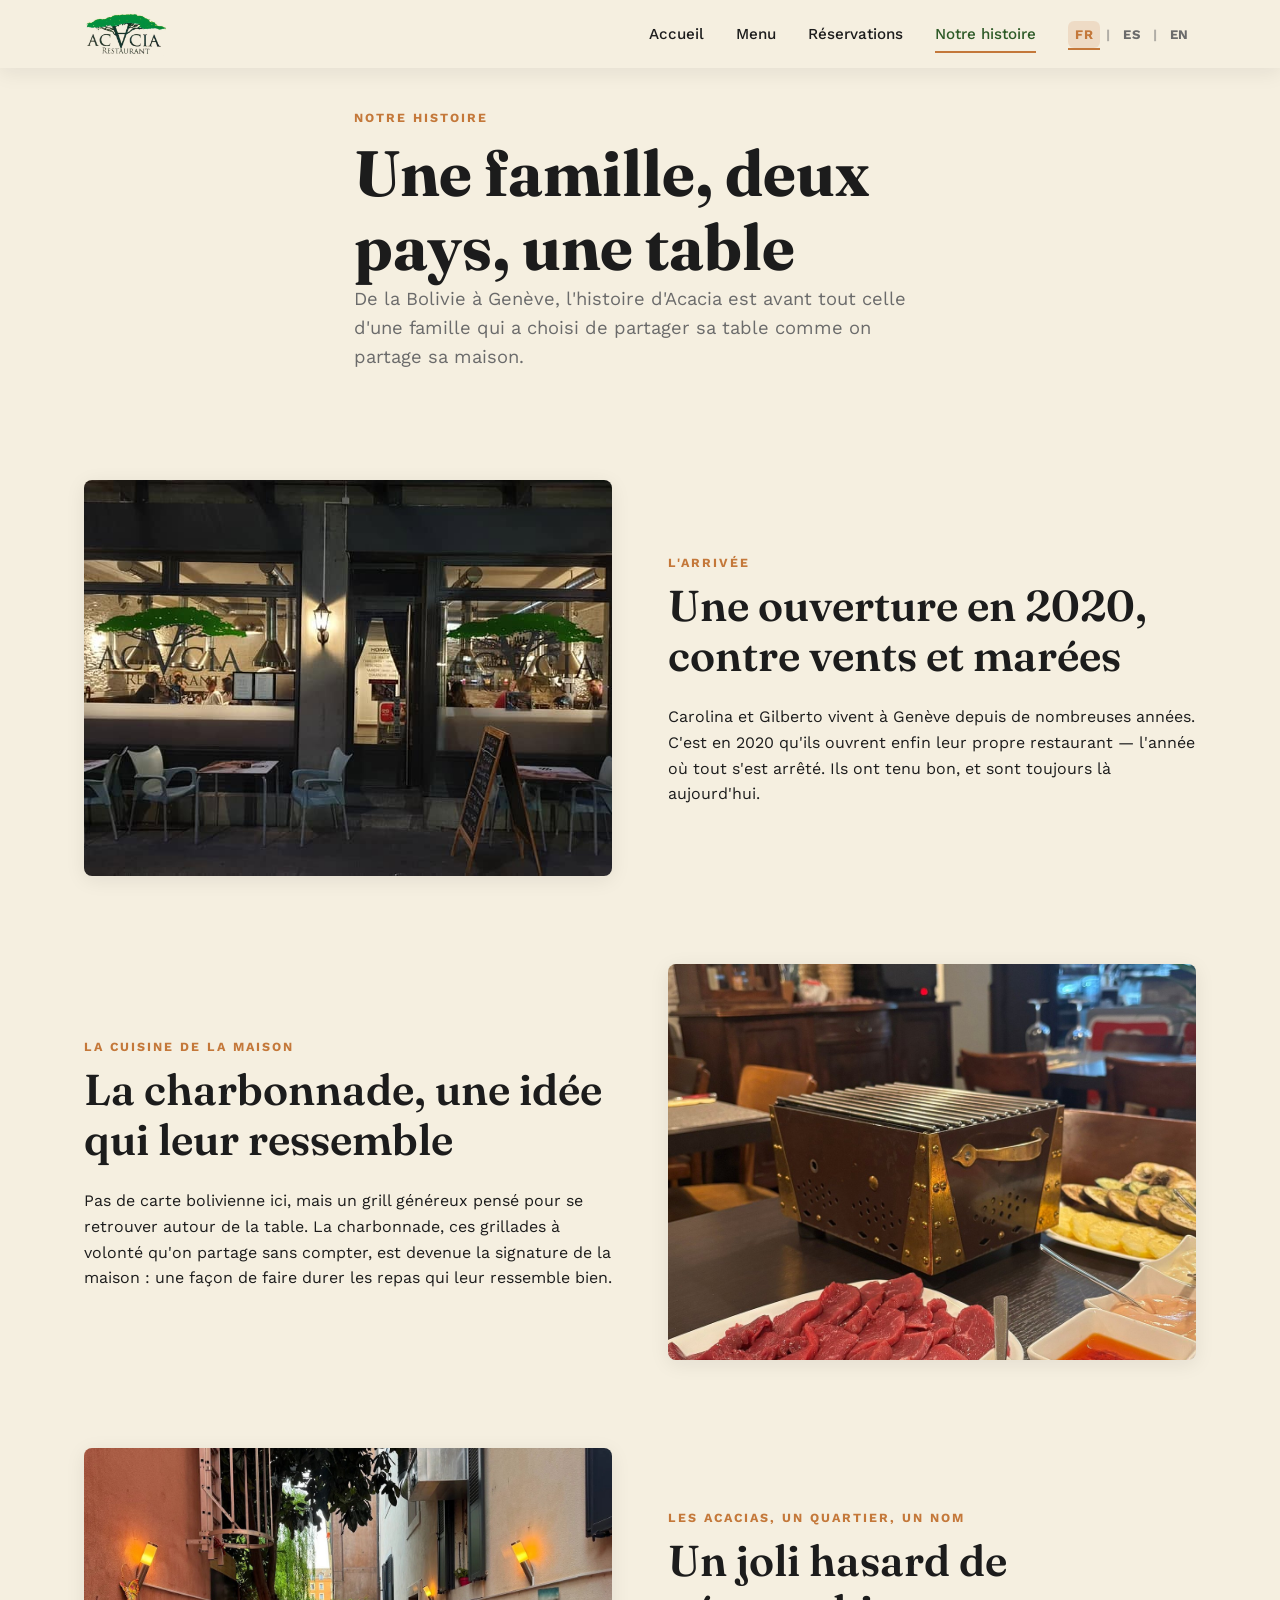
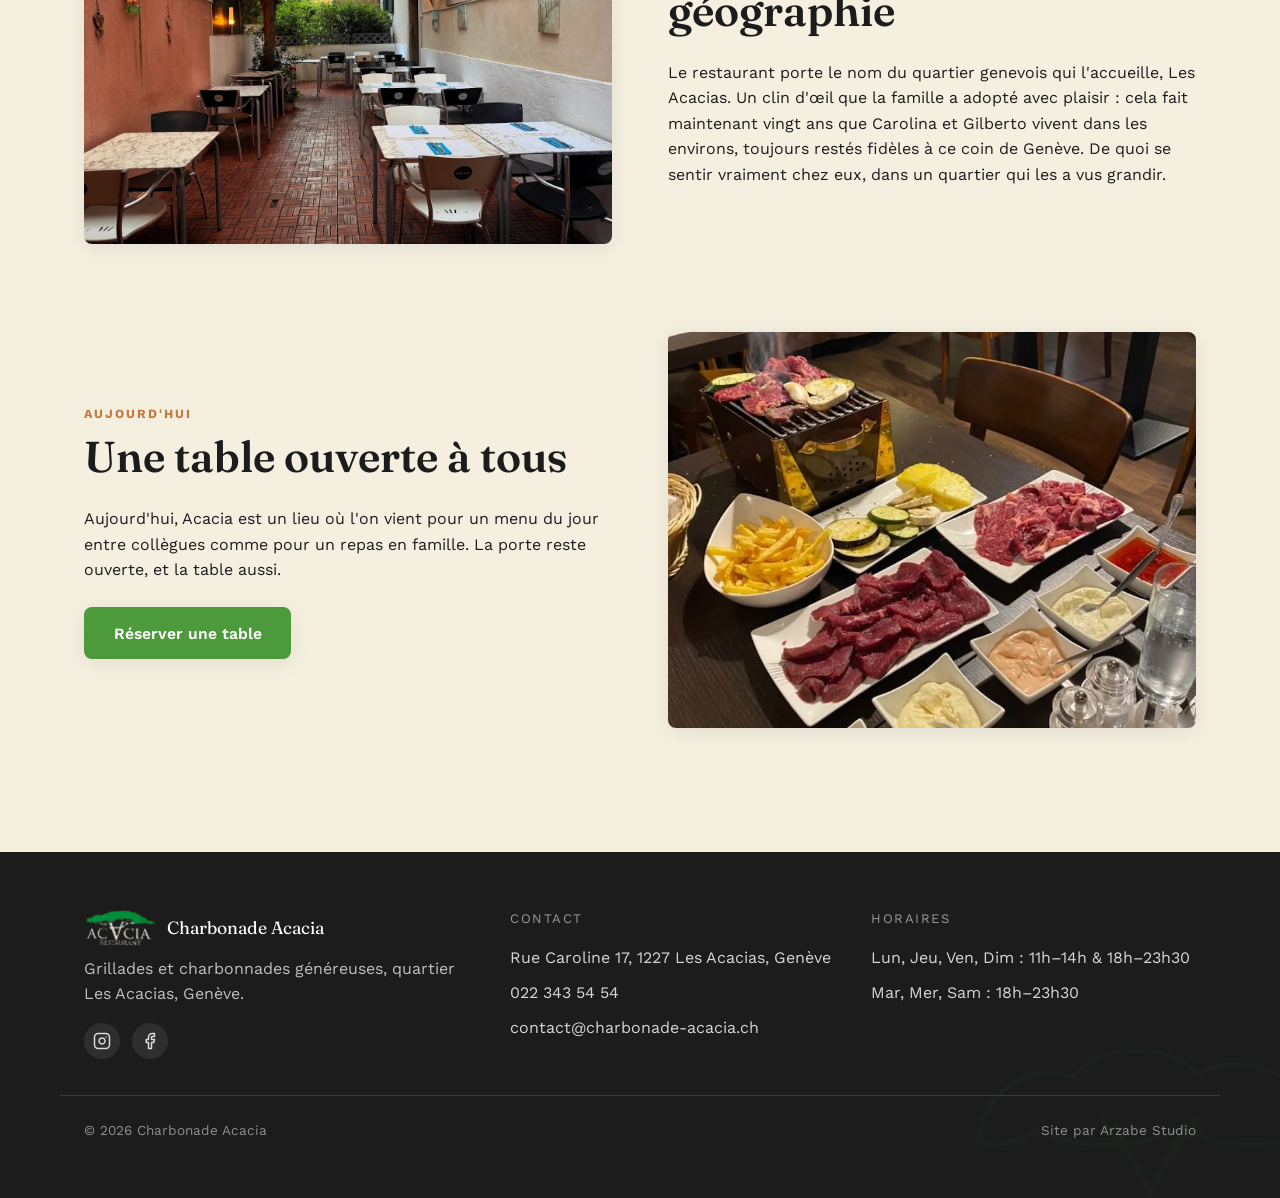
<file: histoire.html>
<!DOCTYPE html>
<html lang="fr">
<head>
<meta charset="UTF-8">
<meta name="viewport" content="width=device-width, initial-scale=1.0">
<title>Notre histoire — Charbonade Acacia</title>
<meta name="description" content="L'histoire de la famille et de Charbonade Acacia, grill et charbonnades au cœur du quartier Les Acacias à Genève.">
<link rel="icon" href="/assets/favicon.png">
<link rel="preconnect" href="https://fonts.googleapis.com">
<link rel="preconnect" href="https://fonts.gstatic.com" crossorigin>
<link href="https://fonts.googleapis.com/css2?family=Fraunces:wght@600;700&family=Work+Sans:wght@400;500;600;700&display=swap" rel="stylesheet">
<link rel="stylesheet" href="/css/style.css">

<link rel="canonical" href="https://charbonade-acacia.ch/histoire.html">
<link rel="alternate" hreflang="fr" href="https://charbonade-acacia.ch/histoire.html">
<link rel="alternate" hreflang="es" href="https://charbonade-acacia.ch/es/historia.html">
<link rel="alternate" hreflang="en" href="https://charbonade-acacia.ch/en/story.html">
<link rel="alternate" hreflang="x-default" href="https://charbonade-acacia.ch/histoire.html">
<meta property="og:type" content="website">
<meta property="og:site_name" content="Charbonade Acacia">
<meta property="og:locale" content="fr_CH">
<meta property="og:locale:alternate" content="es_ES">
<meta property="og:locale:alternate" content="en_US">
<meta property="og:title" content="Notre histoire — Charbonade Acacia">
<meta property="og:description" content="L'histoire de la famille et de Charbonade Acacia, grill et charbonnades au cœur du quartier Les Acacias à Genève.">
<meta property="og:url" content="https://charbonade-acacia.ch/histoire.html">
<meta property="og:image" content="https://charbonade-acacia.ch/assets/images/table.jpg">
<meta name="twitter:card" content="summary_large_image">
<meta name="twitter:title" content="Notre histoire — Charbonade Acacia">
<meta name="twitter:description" content="L'histoire de la famille et de Charbonade Acacia, grill et charbonnades au cœur du quartier Les Acacias à Genève.">
<meta name="twitter:image" content="https://charbonade-acacia.ch/assets/images/table.jpg">
<script type="application/ld+json">
{
  "@context": "https://schema.org",
  "@type": "Restaurant",
  "@id": "https://charbonade-acacia.ch/#restaurant",
  "name": "Charbonade Acacia",
  "image": "https://charbonade-acacia.ch/assets/images/pres-charbo.jpg",
  "url": "https://charbonade-acacia.ch/",
  "telephone": "+41223435454",
  "servesCuisine": "Grillades & charbonnades",
  "priceRange": "CHF 20-40",
  "address": {
    "@type": "PostalAddress",
    "streetAddress": "Rue Caroline 17",
    "postalCode": "1227",
    "addressLocality": "Genève",
    "addressCountry": "CH"
  },
  "menu": "https://charbonade-acacia.ch/menu.html",
  "acceptsReservations": "True",
  "openingHoursSpecification": [
    {
      "@type": "OpeningHoursSpecification",
      "dayOfWeek": ["Monday", "Thursday", "Friday", "Sunday"],
      "opens": "11:00",
      "closes": "14:00"
    },
    {
      "@type": "OpeningHoursSpecification",
      "dayOfWeek": ["Monday", "Tuesday", "Wednesday", "Thursday", "Friday", "Saturday", "Sunday"],
      "opens": "18:00",
      "closes": "23:30"
    }
  ]
}
</script>
</head>
<body>

<svg style="position:absolute;width:0;height:0" aria-hidden="true" focusable="false">
  <symbol id="acacia-motif" viewBox="0 0 240 150">
    <path d="M12,72 C18,42 45,28 72,36 C88,14 132,14 150,34 C178,20 212,34 228,58 C234,68 226,78 210,74 C192,82 162,80 142,68 C112,82 72,82 50,70 C30,80 10,82 12,72 Z" fill="none" stroke="currentColor" stroke-width="2.5"/>
    <path d="M120,148 L120,110 M120,110 L98,66 M120,110 L142,66 M104,84 L88,60 M136,84 L152,60" fill="none" stroke="currentColor" stroke-width="2.5" stroke-linecap="round"/>
  </symbol>
</svg>

<header class="site-header">
  <div class="container nav">
    <a class="nav__brand" href="/index.html">
      <img src="/assets/logo.png" alt="Restaurant Acacia">
    </a>
    <button class="nav__toggle" id="navToggle" aria-expanded="false" aria-controls="navLinks" aria-label="Ouvrir le menu">
      <span></span><span></span><span></span>
    </button>
    <nav class="nav__links" id="navLinks">
      <a href="/index.html">Accueil</a>
      <a href="/menu.html">Menu</a>
      <a href="/reservation.html">Réservations</a>
      <a href="/histoire.html" class="is-active">Notre histoire</a>
      <div class="nav__lang">
        <a href="/histoire.html" class="is-active">FR</a>
        <span class="nav__lang-sep">|</span>
        <a href="/es/historia.html">ES</a>
        <span class="nav__lang-sep">|</span>
        <a href="/en/story.html">EN</a>
      </div>
    </nav>
  </div>
</header>

<main>

  <section class="section section--tight">
    <div class="container section-head reveal">
      <p class="eyebrow">Notre histoire</p>
      <h1>Une famille, deux pays, une table</h1>
      <p class="lede">De la Bolivie à Genève, l'histoire d'Acacia est avant tout celle d'une famille qui a choisi de partager sa table comme on partage sa maison.</p>
    </div>
  </section>

  <!-- TODO: affiner chaque temps du récit avec Carolina & Gilberto si besoin (accroche principale déjà validée) -->
  <section class="section section--tight">
    <div class="container">

      <div class="story-beat reveal">
        <div class="photo-frame story-beat__media">
          <img src="/assets/images/restau-soir.jpg" alt="La façade du restaurant, le soir">
        </div>
        <div>
          <p class="eyebrow">L'arrivée</p>
          <h2>Une ouverture en 2020, contre vents et marées</h2>
          <p>Carolina et Gilberto vivent à Genève depuis de nombreuses années. C'est en 2020 qu'ils ouvrent enfin leur propre restaurant — l'année où tout s'est arrêté. Ils ont tenu bon, et sont toujours là aujourd'hui.</p>
        </div>
      </div>

      <div class="story-beat story-beat--reverse reveal">
        <div class="photo-frame story-beat__media">
          <img src="/assets/images/charbonade.jpg" alt="Le grill à charbonade, viande et sauces prêtes à table">
        </div>
        <div>
          <p class="eyebrow">La cuisine de la maison</p>
          <h2>La charbonnade, une idée qui leur ressemble</h2>
          <p>Pas de carte bolivienne ici, mais un grill généreux pensé pour se retrouver autour de la table. La charbonnade, ces grillades à volonté qu'on partage sans compter, est devenue la signature de la maison : une façon de faire durer les repas qui leur ressemble bien.</p>
        </div>
      </div>

      <div class="story-beat reveal">
        <div class="photo-frame story-beat__media">
          <img src="/assets/images/terrasse.png" alt="La terrasse du restaurant de jour">
        </div>
        <div>
          <p class="eyebrow">Les Acacias, un quartier, un nom</p>
          <h2>Un joli hasard de géographie</h2>
          <p>Le restaurant porte le nom du quartier genevois qui l'accueille, Les Acacias. Un clin d'œil que la famille a adopté avec plaisir : cela fait maintenant vingt ans que Carolina et Gilberto vivent dans les environs, toujours restés fidèles à ce coin de Genève. De quoi se sentir vraiment chez eux, dans un quartier qui les a vus grandir.</p>
        </div>
      </div>

      <div class="story-beat story-beat--reverse reveal">
        <div class="photo-frame story-beat__media">
          <img src="/assets/images/table.png" alt="Une table dressée, prête à accueillir">
        </div>
        <div>
          <p class="eyebrow">Aujourd'hui</p>
          <h2>Une table ouverte à tous</h2>
          <p>Aujourd'hui, Acacia est un lieu où l'on vient pour un menu du jour entre collègues comme pour un repas en famille. La porte reste ouverte, et la table aussi.</p>
          <p style="margin-top:var(--space-3)"><a href="/reservation.html" class="btn btn--ember">Réserver une table</a></p>
        </div>
      </div>

    </div>
  </section>
  <!-- /TODO -->

</main>

<footer class="site-footer">
  <svg class="motif motif--watermark" aria-hidden="true" viewBox="0 0 240 150"><use href="#acacia-motif"></use></svg>
  <div class="container footer__grid">
    <div>
      <div class="footer__brand">
        <img src="/assets/logo-light.png" alt="">
        <span>Charbonade Acacia</span>
      </div>
      <p style="color:rgba(255,255,255,.72)">Grillades et charbonnades généreuses, quartier Les Acacias, Genève.</p>
      <div class="footer__social">
        <a href="https://www.instagram.com/restaurant_acacia/" target="_blank" rel="noopener" aria-label="Instagram">
          <svg viewBox="0 0 24 24" fill="none" stroke="currentColor" stroke-width="2" stroke-linecap="round" stroke-linejoin="round" aria-hidden="true"><rect x="2" y="2" width="20" height="20" rx="5" ry="5"></rect><path d="M16 11.37A4 4 0 1 1 12.63 8 4 4 0 0 1 16 11.37z"></path><line x1="17.5" y1="6.5" x2="17.5" y2="6.5"></line></svg>
        </a>
        <a href="https://www.facebook.com/p/Restaurant-Acacia-100063478602699/" target="_blank" rel="noopener" aria-label="Facebook">
          <svg viewBox="0 0 24 24" fill="none" stroke="currentColor" stroke-width="2" stroke-linecap="round" stroke-linejoin="round" aria-hidden="true"><path d="M18 2h-3a5 5 0 0 0-5 5v3H7v4h3v8h4v-8h3l1-4h-4V7a1 1 0 0 1 1-1h3z"></path></svg>
        </a>
      </div>
    </div>
    <div>
      <p class="footer__title">Contact</p>
      <div class="footer__list">
        <span>Rue Caroline 17, 1227 Les Acacias, Genève</span>
        <a href="tel:+41223435454">022 343 54 54</a>
        <!-- TODO: activer le vrai lien email -->
        <a href="mailto:contact@charbonade-acacia.ch">contact@charbonade-acacia.ch</a>
        <!-- /TODO -->
      </div>
    </div>
    <div>
      <p class="footer__title">Horaires</p>
      <div class="footer__list">
        <span>Lun, Jeu, Ven, Dim : 11h–14h &amp; 18h–23h30</span>
        <span>Mar, Mer, Sam : 18h–23h30</span>
      </div>
    </div>
  </div>
  <div class="container footer__bottom cluster" style="justify-content:space-between">
    <span>© 2026 Charbonade Acacia</span>
    <span>Site par <a href="https://arzabe-studio.ch" target="_blank" rel="noopener">Arzabe Studio</a></span>
  </div>
</footer>

<script src="/js/main.js" defer></script>
</body>
</html>
</file>
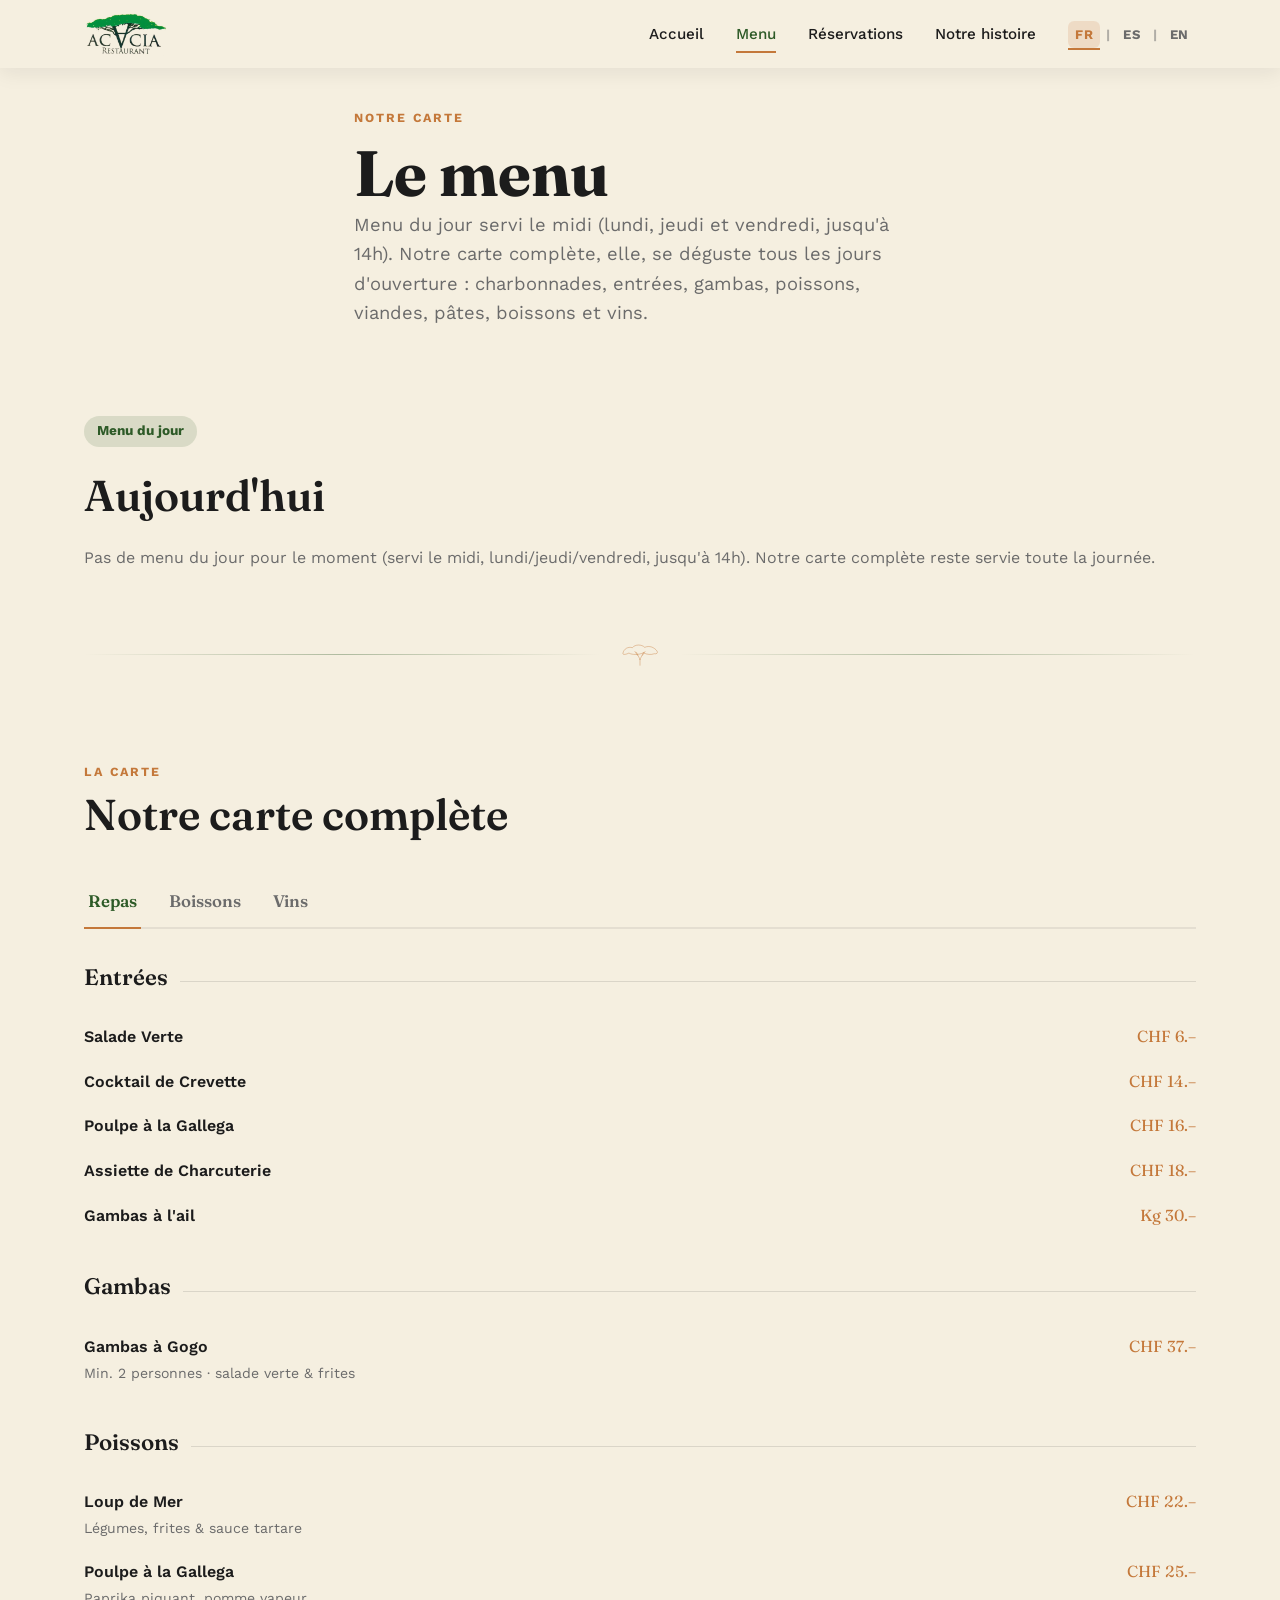
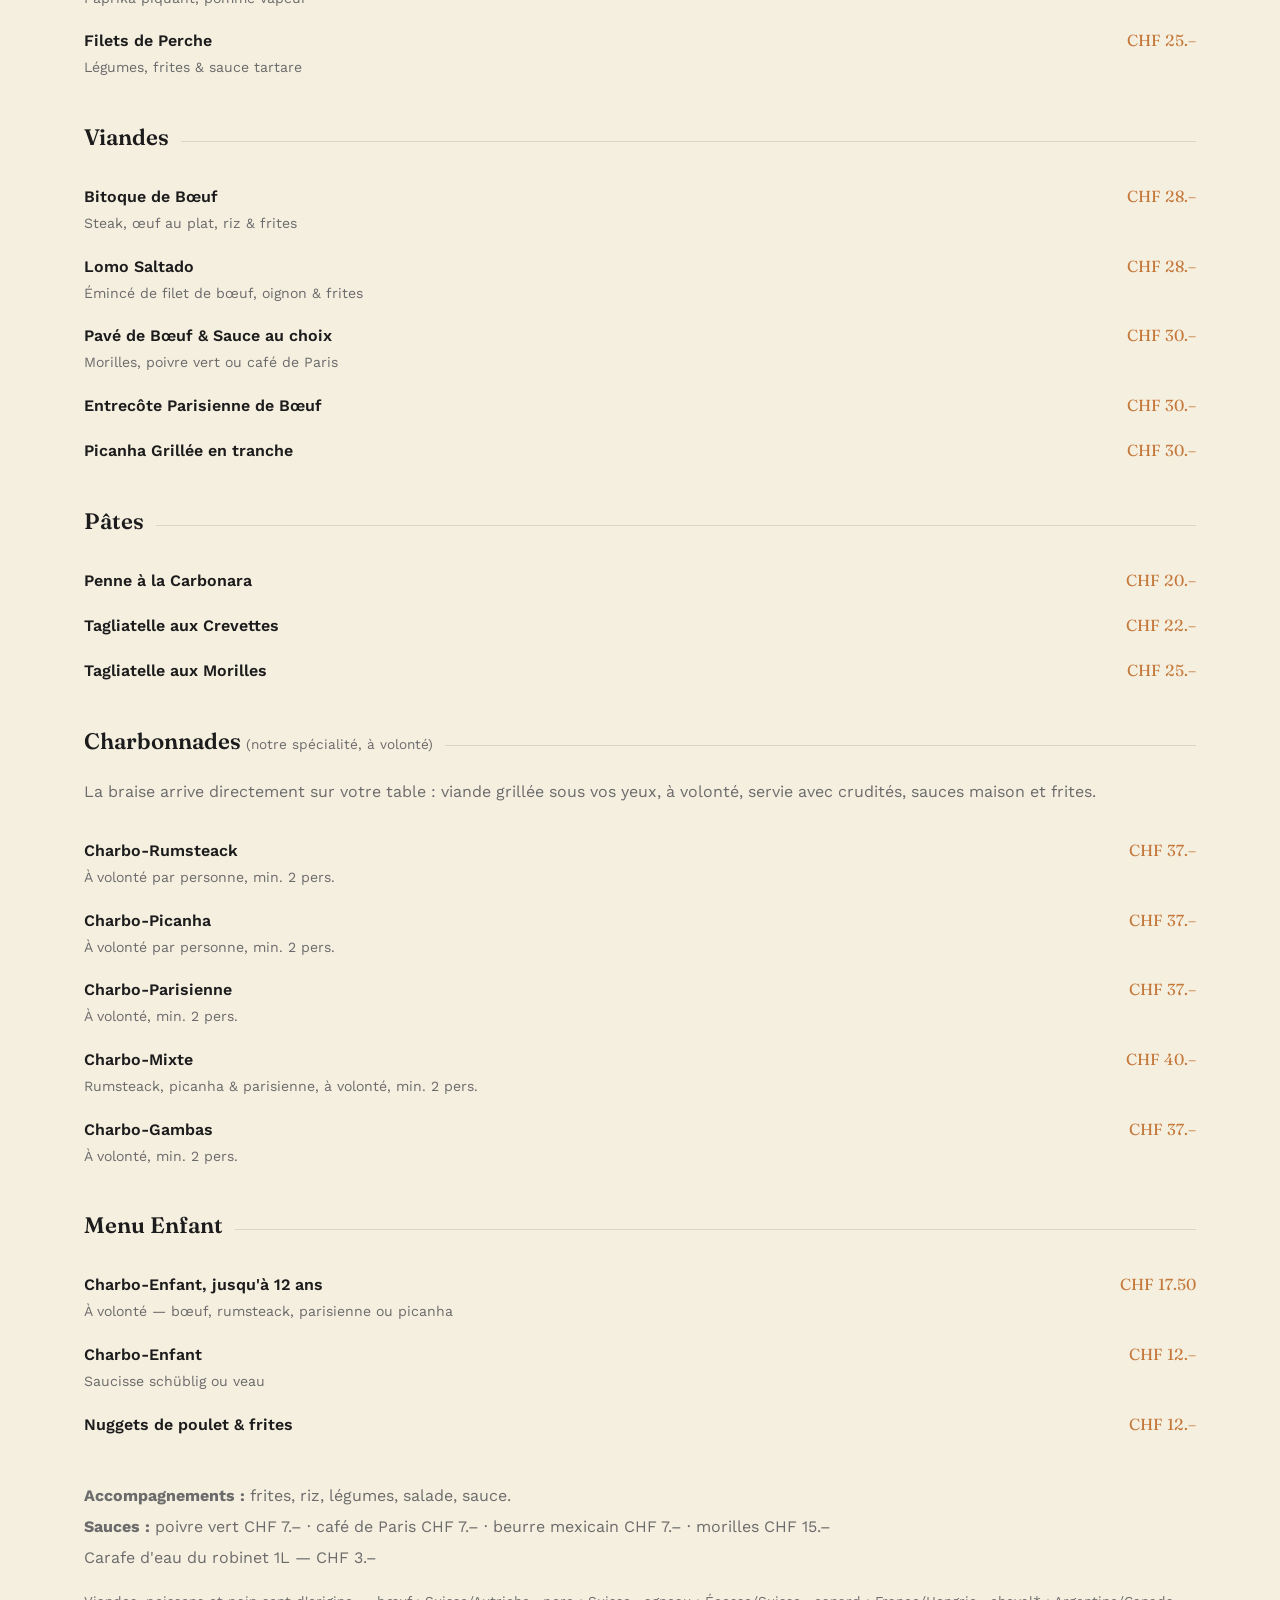
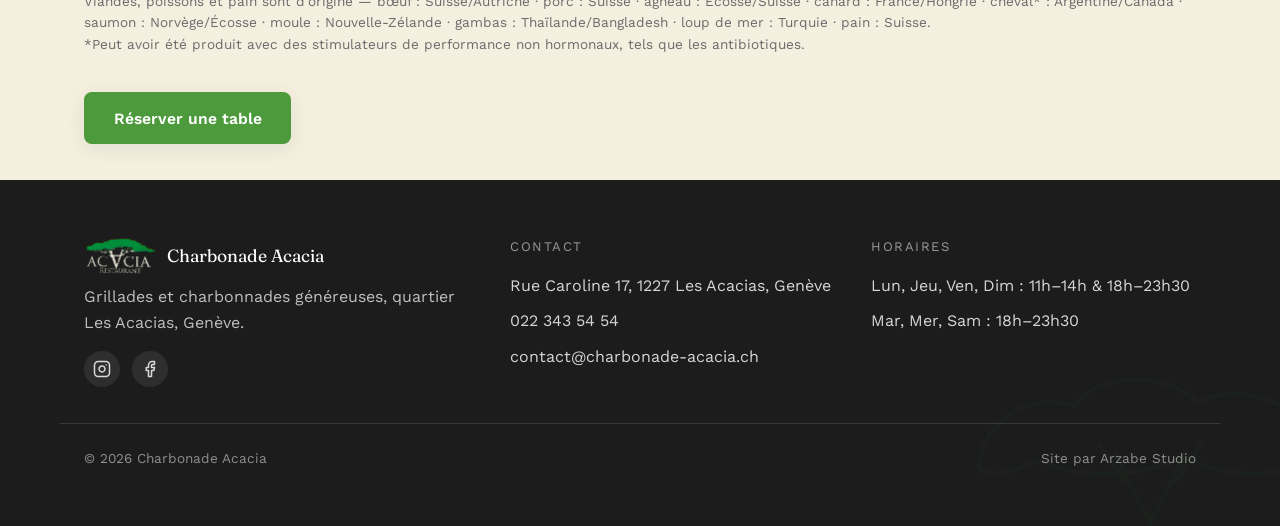
<file: menu.html>
<!DOCTYPE html>
<html lang="fr">
<head>
<meta charset="UTF-8">
<meta name="viewport" content="width=device-width, initial-scale=1.0">
<title>Menu — Charbonade Acacia</title>
<meta name="description" content="Découvrez le menu du jour et la carte complète de Charbonade Acacia : charbonnades, gambas, poissons, viandes et pâtes, à Genève.">
<link rel="icon" href="/assets/favicon.png">
<link rel="preconnect" href="https://fonts.googleapis.com">
<link rel="preconnect" href="https://fonts.gstatic.com" crossorigin>
<link href="https://fonts.googleapis.com/css2?family=Fraunces:wght@600;700&family=Work+Sans:wght@400;500;600;700&display=swap" rel="stylesheet">
<link rel="stylesheet" href="/css/style.css">

<link rel="canonical" href="https://charbonade-acacia.ch/menu.html">
<link rel="alternate" hreflang="fr" href="https://charbonade-acacia.ch/menu.html">
<link rel="alternate" hreflang="es" href="https://charbonade-acacia.ch/es/menu.html">
<link rel="alternate" hreflang="en" href="https://charbonade-acacia.ch/en/menu.html">
<link rel="alternate" hreflang="x-default" href="https://charbonade-acacia.ch/menu.html">
<meta property="og:type" content="website">
<meta property="og:site_name" content="Charbonade Acacia">
<meta property="og:locale" content="fr_CH">
<meta property="og:locale:alternate" content="es_ES">
<meta property="og:locale:alternate" content="en_US">
<meta property="og:title" content="Menu — Charbonade Acacia">
<meta property="og:description" content="Découvrez le menu du jour et la carte complète de Charbonade Acacia : charbonnades, gambas, poissons, viandes et pâtes, à Genève.">
<meta property="og:url" content="https://charbonade-acacia.ch/menu.html">
<meta property="og:image" content="https://charbonade-acacia.ch/assets/images/pres-charbo.jpg">
<meta name="twitter:card" content="summary_large_image">
<meta name="twitter:title" content="Menu — Charbonade Acacia">
<meta name="twitter:description" content="Découvrez le menu du jour et la carte complète de Charbonade Acacia : charbonnades, gambas, poissons, viandes et pâtes, à Genève.">
<meta name="twitter:image" content="https://charbonade-acacia.ch/assets/images/pres-charbo.jpg">
<script type="application/ld+json">
{
  "@context": "https://schema.org",
  "@type": "Restaurant",
  "@id": "https://charbonade-acacia.ch/#restaurant",
  "name": "Charbonade Acacia",
  "image": "https://charbonade-acacia.ch/assets/images/pres-charbo.jpg",
  "url": "https://charbonade-acacia.ch/",
  "telephone": "+41223435454",
  "servesCuisine": "Grillades & charbonnades",
  "priceRange": "CHF 20-40",
  "address": {
    "@type": "PostalAddress",
    "streetAddress": "Rue Caroline 17",
    "postalCode": "1227",
    "addressLocality": "Genève",
    "addressCountry": "CH"
  },
  "menu": "https://charbonade-acacia.ch/menu.html",
  "acceptsReservations": "True",
  "openingHoursSpecification": [
    {
      "@type": "OpeningHoursSpecification",
      "dayOfWeek": ["Monday", "Thursday", "Friday", "Sunday"],
      "opens": "11:00",
      "closes": "14:00"
    },
    {
      "@type": "OpeningHoursSpecification",
      "dayOfWeek": ["Monday", "Tuesday", "Wednesday", "Thursday", "Friday", "Saturday", "Sunday"],
      "opens": "18:00",
      "closes": "23:30"
    }
  ]
}
</script>
</head>
<body>

<svg style="position:absolute;width:0;height:0" aria-hidden="true" focusable="false">
  <symbol id="acacia-motif" viewBox="0 0 240 150">
    <path d="M12,72 C18,42 45,28 72,36 C88,14 132,14 150,34 C178,20 212,34 228,58 C234,68 226,78 210,74 C192,82 162,80 142,68 C112,82 72,82 50,70 C30,80 10,82 12,72 Z" fill="none" stroke="currentColor" stroke-width="2.5"/>
    <path d="M120,148 L120,110 M120,110 L98,66 M120,110 L142,66 M104,84 L88,60 M136,84 L152,60" fill="none" stroke="currentColor" stroke-width="2.5" stroke-linecap="round"/>
  </symbol>
</svg>

<header class="site-header">
  <div class="container nav">
    <a class="nav__brand" href="/index.html">
      <img src="/assets/logo.png" alt="Restaurant Acacia">
    </a>
    <button class="nav__toggle" id="navToggle" aria-expanded="false" aria-controls="navLinks" aria-label="Ouvrir le menu">
      <span></span><span></span><span></span>
    </button>
    <nav class="nav__links" id="navLinks">
      <a href="/index.html">Accueil</a>
      <a href="/menu.html" class="is-active">Menu</a>
      <a href="/reservation.html">Réservations</a>
      <a href="/histoire.html">Notre histoire</a>
      <div class="nav__lang">
        <a href="/menu.html" class="is-active">FR</a>
        <span class="nav__lang-sep">|</span>
        <a href="/es/menu.html">ES</a>
        <span class="nav__lang-sep">|</span>
        <a href="/en/menu.html">EN</a>
      </div>
    </nav>
  </div>
</header>

<main>

  <section class="section section--tight">
    <div class="container section-head reveal">
      <p class="eyebrow">Notre carte</p>
      <h1>Le menu</h1>
      <p class="lede">Menu du jour servi le midi (lundi, jeudi et vendredi, jusqu'à 14h). Notre carte complète, elle, se déguste tous les jours d'ouverture : charbonnades, entrées, gambas, poissons, viandes, pâtes, boissons et vins.</p>
    </div>
  </section>

  <section class="section--tight">
    <div class="container">
      <div class="section-head reveal">
        <span class="day-badge">Menu du jour</span>
        <h2>Aujourd'hui</h2>
      </div>

      <div data-menu-full>
        <div class="grid-2" data-menu-full-list hidden>
          <div class="card reveal">
            <p class="dish-card__name" data-plat-nom="0">—</p>
          </div>
          <div class="card reveal reveal--delay-1">
            <p class="dish-card__name" data-plat-nom="1">—</p>
          </div>
        </div>
        <p class="menu-today__empty text-light" data-menu-full-empty>Pas de menu du jour pour le moment (servi le midi, lundi/jeudi/vendredi, jusqu'à 14h). Notre carte complète reste servie toute la journée.</p>
      </div>
    </div>
  </section>

  <div class="container">
    <div class="divider--acacia" role="separator" aria-hidden="true">
      <svg class="motif" viewBox="0 0 240 150"><use href="#acacia-motif"></use></svg>
    </div>
  </div>

  <section class="section section--tight">
    <div class="container">
      <div class="section-head reveal" style="margin-bottom:var(--space-4)">
        <p class="eyebrow">La carte</p>
        <h2>Notre carte complète</h2>
      </div>

      <!--
        Carte transcrite directement depuis le classeur-menu physique du restaurant (juillet 2026)
        pour les Entrées/Charbonnades/Menu Enfant/Boissons/Vins, et depuis une photo Google Maps
        récente pour Gambas/Poissons/Viandes/Pâtes (page manquante du classeur photographié —
        à reconfirmer avec Carolina & Gilberto à leur retour de vacances).
      -->
      <div class="menu-tabs reveal" role="tablist">
        <button class="menu-tab is-active" type="button" data-tab="repas" role="tab" aria-selected="true">Repas</button>
        <button class="menu-tab" type="button" data-tab="boissons" role="tab" aria-selected="false">Boissons</button>
        <button class="menu-tab" type="button" data-tab="vins" role="tab" aria-selected="false">Vins</button>
      </div>

      <div data-tab-panel="repas">
        <div class="menu-course">
          <div class="menu-course__title"><h3>Entrées</h3></div>
          <div class="menu-item"><span class="menu-item__name">Salade Verte</span><span class="menu-item__price">CHF 6.–</span></div>
          <div class="menu-item"><span class="menu-item__name">Cocktail de Crevette</span><span class="menu-item__price">CHF 14.–</span></div>
          <div class="menu-item"><span class="menu-item__name">Poulpe à la Gallega</span><span class="menu-item__price">CHF 16.–</span></div>
          <div class="menu-item"><span class="menu-item__name">Assiette de Charcuterie</span><span class="menu-item__price">CHF 18.–</span></div>
          <div class="menu-item"><span class="menu-item__name">Gambas à l'ail</span><span class="menu-item__price">Kg 30.–</span></div>
        </div>

        <div class="menu-course">
          <div class="menu-course__title"><h3>Gambas</h3></div>
          <!-- TODO: page Gambas/Poissons/Viandes/Pâtes reconstituée via une photo Google Maps, à reconfirmer -->
          <div class="menu-item"><span class="menu-item__name">Gambas à Gogo<span class="menu-item__desc">Min. 2 personnes · salade verte &amp; frites</span></span><span class="menu-item__price">CHF 37.–</span></div>
        </div>

        <div class="menu-course">
          <div class="menu-course__title"><h3>Poissons</h3></div>
          <div class="menu-item"><span class="menu-item__name">Loup de Mer<span class="menu-item__desc">Légumes, frites &amp; sauce tartare</span></span><span class="menu-item__price">CHF 22.–</span></div>
          <div class="menu-item"><span class="menu-item__name">Poulpe à la Gallega<span class="menu-item__desc">Paprika piquant, pomme vapeur</span></span><span class="menu-item__price">CHF 25.–</span></div>
          <div class="menu-item"><span class="menu-item__name">Filets de Perche<span class="menu-item__desc">Légumes, frites &amp; sauce tartare</span></span><span class="menu-item__price">CHF 25.–</span></div>
        </div>

        <div class="menu-course">
          <div class="menu-course__title"><h3>Viandes</h3></div>
          <div class="menu-item"><span class="menu-item__name">Bitoque de Bœuf<span class="menu-item__desc">Steak, œuf au plat, riz &amp; frites</span></span><span class="menu-item__price">CHF 28.–</span></div>
          <div class="menu-item"><span class="menu-item__name">Lomo Saltado<span class="menu-item__desc">Émincé de filet de bœuf, oignon &amp; frites</span></span><span class="menu-item__price">CHF 28.–</span></div>
          <div class="menu-item"><span class="menu-item__name">Pavé de Bœuf &amp; Sauce au choix<span class="menu-item__desc">Morilles, poivre vert ou café de Paris</span></span><span class="menu-item__price">CHF 30.–</span></div>
          <div class="menu-item"><span class="menu-item__name">Entrecôte Parisienne de Bœuf</span><span class="menu-item__price">CHF 30.–</span></div>
          <div class="menu-item"><span class="menu-item__name">Picanha Grillée en tranche</span><span class="menu-item__price">CHF 30.–</span></div>
          <!-- /TODO -->
        </div>

        <div class="menu-course">
          <div class="menu-course__title"><h3>Pâtes</h3></div>
          <div class="menu-item"><span class="menu-item__name">Penne à la Carbonara</span><span class="menu-item__price">CHF 20.–</span></div>
          <div class="menu-item"><span class="menu-item__name">Tagliatelle aux Crevettes</span><span class="menu-item__price">CHF 22.–</span></div>
          <div class="menu-item"><span class="menu-item__name">Tagliatelle aux Morilles</span><span class="menu-item__price">CHF 25.–</span></div>
        </div>

        <div class="menu-course">
          <div class="menu-course__title"><h3>Charbonnades <span class="text-light" style="font-family:var(--font-body); font-size:0.85rem; font-weight:400;">(notre spécialité, à volonté)</span></h3></div>
          <p class="text-light reveal" style="margin-bottom:var(--space-3)">La braise arrive directement sur votre table : viande grillée sous vos yeux, à volonté, servie avec crudités, sauces maison et frites.</p>
          <div class="menu-item"><span class="menu-item__name">Charbo-Rumsteack<span class="menu-item__desc">À volonté par personne, min. 2 pers.</span></span><span class="menu-item__price">CHF 37.–</span></div>
          <div class="menu-item"><span class="menu-item__name">Charbo-Picanha<span class="menu-item__desc">À volonté par personne, min. 2 pers.</span></span><span class="menu-item__price">CHF 37.–</span></div>
          <div class="menu-item"><span class="menu-item__name">Charbo-Parisienne<span class="menu-item__desc">À volonté, min. 2 pers.</span></span><span class="menu-item__price">CHF 37.–</span></div>
          <div class="menu-item"><span class="menu-item__name">Charbo-Mixte<span class="menu-item__desc">Rumsteack, picanha &amp; parisienne, à volonté, min. 2 pers.</span></span><span class="menu-item__price">CHF 40.–</span></div>
          <div class="menu-item"><span class="menu-item__name">Charbo-Gambas<span class="menu-item__desc">À volonté, min. 2 pers.</span></span><span class="menu-item__price">CHF 37.–</span></div>
        </div>

        <div class="menu-course">
          <div class="menu-course__title"><h3>Menu Enfant</h3></div>
          <div class="menu-item"><span class="menu-item__name">Charbo-Enfant, jusqu'à 12 ans<span class="menu-item__desc">À volonté — bœuf, rumsteack, parisienne ou picanha</span></span><span class="menu-item__price">CHF 17.50</span></div>
          <div class="menu-item"><span class="menu-item__name">Charbo-Enfant<span class="menu-item__desc">Saucisse schüblig ou veau</span></span><span class="menu-item__price">CHF 12.–</span></div>
          <div class="menu-item"><span class="menu-item__name">Nuggets de poulet &amp; frites</span><span class="menu-item__price">CHF 12.–</span></div>
        </div>

        <p class="text-light" style="margin-top:0.75rem"><strong>Accompagnements :</strong> frites, riz, légumes, salade, sauce.</p>
        <p class="text-light" style="margin-top:0.35rem"><strong>Sauces :</strong> poivre vert CHF 7.– · café de Paris CHF 7.– · beurre mexicain CHF 7.– · morilles CHF 15.–</p>
        <p class="text-light" style="margin-top:0.35rem">Carafe d'eau du robinet 1L — CHF 3.–</p>
        <p class="text-light" style="margin-top:1.25rem; font-size:0.85rem">Viandes, poissons et pain sont d'origine — bœuf : Suisse/Autriche · porc : Suisse · agneau : Écosse/Suisse · canard : France/Hongrie · cheval* : Argentine/Canada · saumon : Norvège/Écosse · moule : Nouvelle-Zélande · gambas : Thaïlande/Bangladesh · loup de mer : Turquie · pain : Suisse.<br>*Peut avoir été produit avec des stimulateurs de performance non hormonaux, tels que les antibiotiques.</p>

        <p style="margin-top:var(--space-4)"><a href="/reservation.html" class="btn btn--ember">Réserver une table</a></p>
      </div>

      <div data-tab-panel="boissons" hidden>
        <div class="menu-course">
          <div class="menu-course__title"><h3>Boissons chaudes</h3></div>
          <div class="menu-item"><span class="menu-item__name">Café</span><span class="menu-item__price">CHF 4.–</span></div>
          <div class="menu-item"><span class="menu-item__name">Thés</span><span class="menu-item__price">CHF 3.50</span></div>
          <div class="menu-item"><span class="menu-item__name">Renversé</span><span class="menu-item__price">CHF 4.50</span></div>
          <div class="menu-item"><span class="menu-item__name">Chocolat</span><span class="menu-item__price">CHF 4.–</span></div>
          <div class="menu-item"><span class="menu-item__name">Cappuccino</span><span class="menu-item__price">CHF 4.–</span></div>
        </div>

        <div class="menu-course">
          <div class="menu-course__title"><h3>Boissons à prix modérées</h3></div>
          <div class="menu-item"><span class="menu-item__name">Lait<span class="menu-item__desc">25cl</span></span><span class="menu-item__price">CHF 2.90</span></div>
          <div class="menu-item"><span class="menu-item__name">Jus de fruit<span class="menu-item__desc">25cl</span></span><span class="menu-item__price">CHF 2.90</span></div>
          <div class="menu-item"><span class="menu-item__name">Sirop<span class="menu-item__desc">25cl</span></span><span class="menu-item__price">CHF 2.90</span></div>
        </div>

        <div class="menu-course">
          <div class="menu-course__title"><h3>Minérale plate / gazeuse</h3></div>
          <div class="menu-item"><span class="menu-item__name">Bouteille<span class="menu-item__desc">50cl</span></span><span class="menu-item__price">CHF 5.50</span></div>
          <div class="menu-item"><span class="menu-item__name">Plate PET<span class="menu-item__desc">1.5L</span></span><span class="menu-item__price">CHF 4.50</span></div>
          <div class="menu-item"><span class="menu-item__name">Gazeuse PET<span class="menu-item__desc">1L</span></span><span class="menu-item__price">CHF 5.–</span></div>
          <div class="menu-item"><span class="menu-item__name">Eau en pichet, du robinet<span class="menu-item__desc">1L</span></span><span class="menu-item__price">CHF 3.–</span></div>
        </div>

        <div class="menu-course">
          <div class="menu-course__title"><h3>Sodas</h3></div>
          <div class="menu-item"><span class="menu-item__name">Schweppes Tonic<span class="menu-item__desc">25cl</span></span><span class="menu-item__price">CHF 5.–</span></div>
          <div class="menu-item"><span class="menu-item__name">Coca-Cola<span class="menu-item__desc">33cl</span></span><span class="menu-item__price">CHF 5.–</span></div>
          <div class="menu-item"><span class="menu-item__name">Fanta<span class="menu-item__desc">33cl</span></span><span class="menu-item__price">CHF 5.–</span></div>
          <div class="menu-item"><span class="menu-item__name">Red Bull<span class="menu-item__desc">25cl</span></span><span class="menu-item__price">CHF 6.–</span></div>
          <div class="menu-item"><span class="menu-item__name">Thé froid<span class="menu-item__desc">30cl</span></span><span class="menu-item__price">CHF 4.–</span></div>
          <div class="menu-item"><span class="menu-item__name">Jus nectar<span class="menu-item__desc">20cl</span></span><span class="menu-item__price">CHF 4.50</span></div>
        </div>

        <div class="menu-course">
          <div class="menu-course__title"><h3>Bière Super Bock</h3></div>
          <div class="menu-item"><span class="menu-item__name">Galopin<span class="menu-item__desc">20cl</span></span><span class="menu-item__price">CHF 3.50</span></div>
          <div class="menu-item"><span class="menu-item__name">Pression<span class="menu-item__desc">30cl</span></span><span class="menu-item__price">CHF 5.–</span></div>
          <div class="menu-item"><span class="menu-item__name">Canette<span class="menu-item__desc">50cl</span></span><span class="menu-item__price">CHF 7.–</span></div>
          <div class="menu-item"><span class="menu-item__name">Bouteille<span class="menu-item__desc">25cl</span></span><span class="menu-item__price">CHF 4.–</span></div>
          <div class="menu-item"><span class="menu-item__name">Sans alcool<span class="menu-item__desc">33cl</span></span><span class="menu-item__price">CHF 4.–</span></div>
        </div>

        <div class="menu-course">
          <div class="menu-course__title"><h3>Bulles &amp; Champagne</h3></div>
          <div class="menu-item"><span class="menu-item__name">Prosecco<span class="menu-item__desc">10cl</span></span><span class="menu-item__price">CHF 9.–</span></div>
          <div class="menu-item"><span class="menu-item__name">Prosecco<span class="menu-item__desc">75cl</span></span><span class="menu-item__price">CHF 50.–</span></div>
          <div class="menu-item"><span class="menu-item__name">Moët &amp; Chandon<span class="menu-item__desc">37.5cl</span></span><span class="menu-item__price">CHF 60.–</span></div>
          <div class="menu-item"><span class="menu-item__name">Moët &amp; Chandon<span class="menu-item__desc">75cl</span></span><span class="menu-item__price">CHF 120.–</span></div>
        </div>

        <div class="menu-course">
          <div class="menu-course__title"><h3>Apéro</h3></div>
          <div class="menu-item"><span class="menu-item__name">Bitter Rouge<span class="menu-item__desc">0.0%</span></span><span class="menu-item__price">CHF 4.50</span></div>
          <div class="menu-item"><span class="menu-item__name">Cocktail Acacia<span class="menu-item__desc">4cl · 14%</span></span><span class="menu-item__price">CHF 12.–</span></div>
          <div class="menu-item"><span class="menu-item__name">Spritz Maison<span class="menu-item__desc">4cl · 18%</span></span><span class="menu-item__price">CHF 12.–</span></div>
          <div class="menu-item"><span class="menu-item__name">Kir Royal<span class="menu-item__desc">4cl · 15%</span></span><span class="menu-item__price">CHF 10.–</span></div>
          <div class="menu-item"><span class="menu-item__name">Kir<span class="menu-item__desc">4cl · 15%</span></span><span class="menu-item__price">CHF 8.–</span></div>
          <div class="menu-item"><span class="menu-item__name">Martini Bière<span class="menu-item__desc">4cl · 15%</span></span><span class="menu-item__price">CHF 6.–</span></div>
          <div class="menu-item"><span class="menu-item__name">Martini<span class="menu-item__desc">4cl · 15%</span></span><span class="menu-item__price">CHF 4.50</span></div>
          <div class="menu-item"><span class="menu-item__name">Suze<span class="menu-item__desc">4cl · 20%</span></span><span class="menu-item__price">CHF 6.–</span></div>
          <div class="menu-item"><span class="menu-item__name">Campari<span class="menu-item__desc">4cl · 20%</span></span><span class="menu-item__price">CHF 6.–</span></div>
          <div class="menu-item"><span class="menu-item__name">Ricard<span class="menu-item__desc">2cl · 45%</span></span><span class="menu-item__price">CHF 6.–</span></div>
        </div>

        <div class="menu-course">
          <div class="menu-course__title"><h3>Digestifs &amp; liqueurs</h3></div>
          <div class="menu-item"><span class="menu-item__name">Amarguinha<span class="menu-item__desc">4cl · 20%</span></span><span class="menu-item__price">CHF 8.–</span></div>
          <div class="menu-item"><span class="menu-item__name">Get 27<span class="menu-item__desc">4cl · 21%</span></span><span class="menu-item__price">CHF 8.–</span></div>
          <div class="menu-item"><span class="menu-item__name">Disaronno<span class="menu-item__desc">4cl · 28%</span></span><span class="menu-item__price">CHF 8.–</span></div>
          <div class="menu-item"><span class="menu-item__name">Jägermeister<span class="menu-item__desc">4cl · 35%</span></span><span class="menu-item__price">CHF 8.–</span></div>
          <div class="menu-item"><span class="menu-item__name">Limoncello<span class="menu-item__desc">4cl · 25%</span></span><span class="menu-item__price">CHF 8.–</span></div>
          <div class="menu-item"><span class="menu-item__name">Liqueur Beirão<span class="menu-item__desc">4cl · 22%</span></span><span class="menu-item__price">CHF 8.–</span></div>
          <div class="menu-item"><span class="menu-item__name">Grappa<span class="menu-item__desc">4cl · 37.5%</span></span><span class="menu-item__price">CHF 8.–</span></div>
          <div class="menu-item"><span class="menu-item__name">Bailey's<span class="menu-item__desc">4cl · 20%</span></span><span class="menu-item__price">CHF 8.–</span></div>
          <div class="menu-item"><span class="menu-item__name">Amaretto<span class="menu-item__desc">4cl · 20%</span></span><span class="menu-item__price">CHF 8.–</span></div>
          <div class="menu-item"><span class="menu-item__name">Averna<span class="menu-item__desc">4cl · 29%</span></span><span class="menu-item__price">CHF 8.–</span></div>
        </div>

        <div class="menu-course">
          <div class="menu-course__title"><h3>Porto — Domaine Quinta do Vallado</h3></div>
          <div class="menu-item"><span class="menu-item__name">Porto Blanc<span class="menu-item__desc">4cl · 19%</span></span><span class="menu-item__price">CHF 8.–</span></div>
          <div class="menu-item"><span class="menu-item__name">Porto Reserva Tawny<span class="menu-item__desc">4cl · 19%</span></span><span class="menu-item__price">CHF 8.–</span></div>
        </div>

        <div class="menu-course">
          <div class="menu-course__title"><h3>Cognacs, brandy &amp; eau-de-vie</h3></div>
          <div class="menu-item"><span class="menu-item__name">William Moitié Moitié<span class="menu-item__desc">4cl · 37.5%</span></span><span class="menu-item__price">CHF 13.–</span></div>
          <div class="menu-item"><span class="menu-item__name">Rémy Martin<span class="menu-item__desc">4cl · 40%</span></span><span class="menu-item__price">CHF 10.–</span></div>
          <div class="menu-item"><span class="menu-item__name">Hennessy Special<span class="menu-item__desc">4cl · 40%</span></span><span class="menu-item__price">CHF 12.–</span></div>
          <div class="menu-item"><span class="menu-item__name">Hennessy XO<span class="menu-item__desc">4cl · 40%</span></span><span class="menu-item__price">CHF 25.–</span></div>
          <div class="menu-item"><span class="menu-item__name">CR&amp;F Reserva<span class="menu-item__desc">4cl · 40%</span></span><span class="menu-item__price">CHF 15.–</span></div>
          <div class="menu-item"><span class="menu-item__name">CR&amp;F Extra Reserva<span class="menu-item__desc">4cl · 40%</span></span><span class="menu-item__price">CHF 18.–</span></div>
        </div>

        <div class="menu-course">
          <div class="menu-course__title"><h3>Whisky, vodka &amp; rhum</h3></div>
          <div class="menu-item"><span class="menu-item__name">Havana<span class="menu-item__desc">4cl · 40%</span></span><span class="menu-item__price">CHF 10.–</span></div>
          <div class="menu-item"><span class="menu-item__name">Zacapa<span class="menu-item__desc">4cl · 40%</span></span><span class="menu-item__price">CHF 15.–</span></div>
          <div class="menu-item"><span class="menu-item__name">Gin<span class="menu-item__desc">4cl · 38%</span></span><span class="menu-item__price">CHF 12.–</span></div>
          <div class="menu-item"><span class="menu-item__name">Vodka<span class="menu-item__desc">4cl · 40% · bouteille CHF 80.–</span></span><span class="menu-item__price">CHF 12.–</span></div>
          <div class="menu-item"><span class="menu-item__name">Ballantines<span class="menu-item__desc">4cl · 40% · bouteille CHF 80.–</span></span><span class="menu-item__price">CHF 12.–</span></div>
          <div class="menu-item"><span class="menu-item__name">Chivas<span class="menu-item__desc">4cl · 40% · bouteille CHF 120.–</span></span><span class="menu-item__price">CHF 14.–</span></div>
          <div class="menu-item"><span class="menu-item__name">Jack Daniel's<span class="menu-item__desc">4cl · 40% · bouteille CHF 120.–</span></span><span class="menu-item__price">CHF 14.–</span></div>
          <div class="menu-item"><span class="menu-item__name">Whisky Chinois<span class="menu-item__desc">4cl · 40% · bouteille CHF 120.–</span></span><span class="menu-item__price">CHF 14.–</span></div>
          <div class="menu-item"><span class="menu-item__name">Rhum Diplomatico<span class="menu-item__desc">4cl · 40% · bouteille CHF 135.–</span></span><span class="menu-item__price">CHF 15.–</span></div>
        </div>

        <p class="text-light" style="margin-top:0.75rem">Tous nos digestifs sont calculés pour 4cl. Les accompagnements sont facturés à part.</p>
      </div>

      <div data-tab-panel="vins" hidden>
        <div class="section-head">
          <p class="eyebrow">Vin rouge</p>
        </div>

        <div class="menu-course">
          <div class="menu-course__title"><h3>Portugal — Douro</h3></div>
          <div class="menu-item"><span class="menu-item__name">Vallado<span class="menu-item__region">Quinta do Vallado — Douro DOC</span><span class="menu-item__desc">75cl</span></span><span class="menu-item__price">CHF 39.–</span></div>
          <div class="menu-item"><span class="menu-item__name">Ferreirinha Callabriga<span class="menu-item__region">Casa Ferreirinha — Douro DOC</span><span class="menu-item__desc">75cl</span></span><span class="menu-item__price">CHF 53.–</span></div>
          <div class="menu-item"><span class="menu-item__name">Vallado Touriga Nacional<span class="menu-item__region">Quinta do Vallado — Douro DOC</span><span class="menu-item__desc">75cl</span></span><span class="menu-item__price">CHF 60.–</span></div>
          <div class="menu-item"><span class="menu-item__name">Vallado Field Blend Reserva<span class="menu-item__region">Quinta do Vallado — Douro DOC</span><span class="menu-item__desc">75cl</span></span><span class="menu-item__price">CHF 90.–</span></div>
        </div>

        <div class="menu-course">
          <div class="menu-course__title"><h3>Dão</h3></div>
          <div class="menu-item"><span class="menu-item__name">Dom Bella<span class="menu-item__region">Quinta de Bella — Dão DOC</span><span class="menu-item__desc">75cl</span></span><span class="menu-item__price">CHF 60.–</span></div>
        </div>

        <div class="menu-course">
          <div class="menu-course__title"><h3>Alentejo</h3></div>
          <div class="menu-item"><span class="menu-item__name">Herdade São Miguel Colheita Seleccionada<span class="menu-item__region">Herdade de São Miguel — Alentejo DOC</span><span class="menu-item__desc">50cl</span></span><span class="menu-item__price">CHF 22.–</span></div>
          <div class="menu-item"><span class="menu-item__name">Herdade São Miguel Colheita Seleccionada<span class="menu-item__region">Herdade de São Miguel — Alentejo DOC</span><span class="menu-item__desc">75cl</span></span><span class="menu-item__price">CHF 35.–</span></div>
          <div class="menu-item"><span class="menu-item__name">Trinca Bolotas<span class="menu-item__region">Herdade do Peso — Alentejo DOC</span><span class="menu-item__desc">75cl</span></span><span class="menu-item__price">CHF 35.–</span></div>
          <div class="menu-item"><span class="menu-item__name">Conventual Reserva<span class="menu-item__region">Adega de Portalegre — Alentejo DOC</span><span class="menu-item__desc">75cl</span></span><span class="menu-item__price">CHF 40.–</span></div>
          <div class="menu-item"><span class="menu-item__name">Pêra-Grave Reserva<span class="menu-item__region">Quinta S. José de Peramanca — Alentejo VR</span><span class="menu-item__desc">75cl</span></span><span class="menu-item__price">CHF 65.–</span></div>
        </div>

        <div class="menu-course">
          <div class="menu-course__title"><h3>Espagne</h3></div>
          <div class="menu-item"><span class="menu-item__name">Faustino I — Gran Reserva<span class="menu-item__region">Bodegas Faustino — Rioja DOC</span><span class="menu-item__desc">75cl</span></span><span class="menu-item__price">CHF 49.–</span></div>
          <div class="menu-item"><span class="menu-item__name">Marqués de Riscal Reserva<span class="menu-item__region">Marqués de Riscal — Rioja DOC</span><span class="menu-item__desc">75cl</span></span><span class="menu-item__price">CHF 49.–</span></div>
        </div>

        <div class="menu-course">
          <div class="menu-course__title"><h3>Grand format Magnum</h3></div>
          <div class="menu-item"><span class="menu-item__name">Herdade São Miguel Colheita Seleccionada<span class="menu-item__region">Herdade de São Miguel — Alentejo DOC</span><span class="menu-item__desc">150cl</span></span><span class="menu-item__price">CHF 75.–</span></div>
          <div class="menu-item"><span class="menu-item__name">Pêra-Grave<span class="menu-item__region">Quinta S. José de Peramanca — Alentejo VR</span><span class="menu-item__desc">150cl</span></span><span class="menu-item__price">CHF 85.–</span></div>
        </div>

        <!-- TODO: seule la carte des vins rouges a été photographiée — ajouter blancs/rosés si disponibles -->
        <p class="text-light" style="margin-top:0.75rem">Notre sélection de vins blancs et rosés est disponible sur demande auprès de notre équipe.</p>
      </div>
    </div>
  </section>

</main>

<footer class="site-footer">
  <svg class="motif motif--watermark" aria-hidden="true" viewBox="0 0 240 150"><use href="#acacia-motif"></use></svg>
  <div class="container footer__grid">
    <div>
      <div class="footer__brand">
        <img src="/assets/logo-light.png" alt="">
        <span>Charbonade Acacia</span>
      </div>
      <p style="color:rgba(255,255,255,.72)">Grillades et charbonnades généreuses, quartier Les Acacias, Genève.</p>
      <div class="footer__social">
        <a href="https://www.instagram.com/restaurant_acacia/" target="_blank" rel="noopener" aria-label="Instagram">
          <svg viewBox="0 0 24 24" fill="none" stroke="currentColor" stroke-width="2" stroke-linecap="round" stroke-linejoin="round" aria-hidden="true"><rect x="2" y="2" width="20" height="20" rx="5" ry="5"></rect><path d="M16 11.37A4 4 0 1 1 12.63 8 4 4 0 0 1 16 11.37z"></path><line x1="17.5" y1="6.5" x2="17.5" y2="6.5"></line></svg>
        </a>
        <a href="https://www.facebook.com/p/Restaurant-Acacia-100063478602699/" target="_blank" rel="noopener" aria-label="Facebook">
          <svg viewBox="0 0 24 24" fill="none" stroke="currentColor" stroke-width="2" stroke-linecap="round" stroke-linejoin="round" aria-hidden="true"><path d="M18 2h-3a5 5 0 0 0-5 5v3H7v4h3v8h4v-8h3l1-4h-4V7a1 1 0 0 1 1-1h3z"></path></svg>
        </a>
      </div>
    </div>
    <div>
      <p class="footer__title">Contact</p>
      <div class="footer__list">
        <span>Rue Caroline 17, 1227 Les Acacias, Genève</span>
        <a href="tel:+41223435454">022 343 54 54</a>
        <!-- TODO: activer le vrai lien email -->
        <a href="mailto:contact@charbonade-acacia.ch">contact@charbonade-acacia.ch</a>
        <!-- /TODO -->
      </div>
    </div>
    <div>
      <p class="footer__title">Horaires</p>
      <div class="footer__list">
        <span>Lun, Jeu, Ven, Dim : 11h–14h &amp; 18h–23h30</span>
        <span>Mar, Mer, Sam : 18h–23h30</span>
      </div>
    </div>
  </div>
  <div class="container footer__bottom cluster" style="justify-content:space-between">
    <span>© 2026 Charbonade Acacia</span>
    <span>Site par <a href="https://arzabe-studio.ch" target="_blank" rel="noopener">Arzabe Studio</a></span>
  </div>
</footer>

<script src="/js/menu.js" defer></script>
<script src="/js/main.js" defer></script>
</body>
</html>
</file>
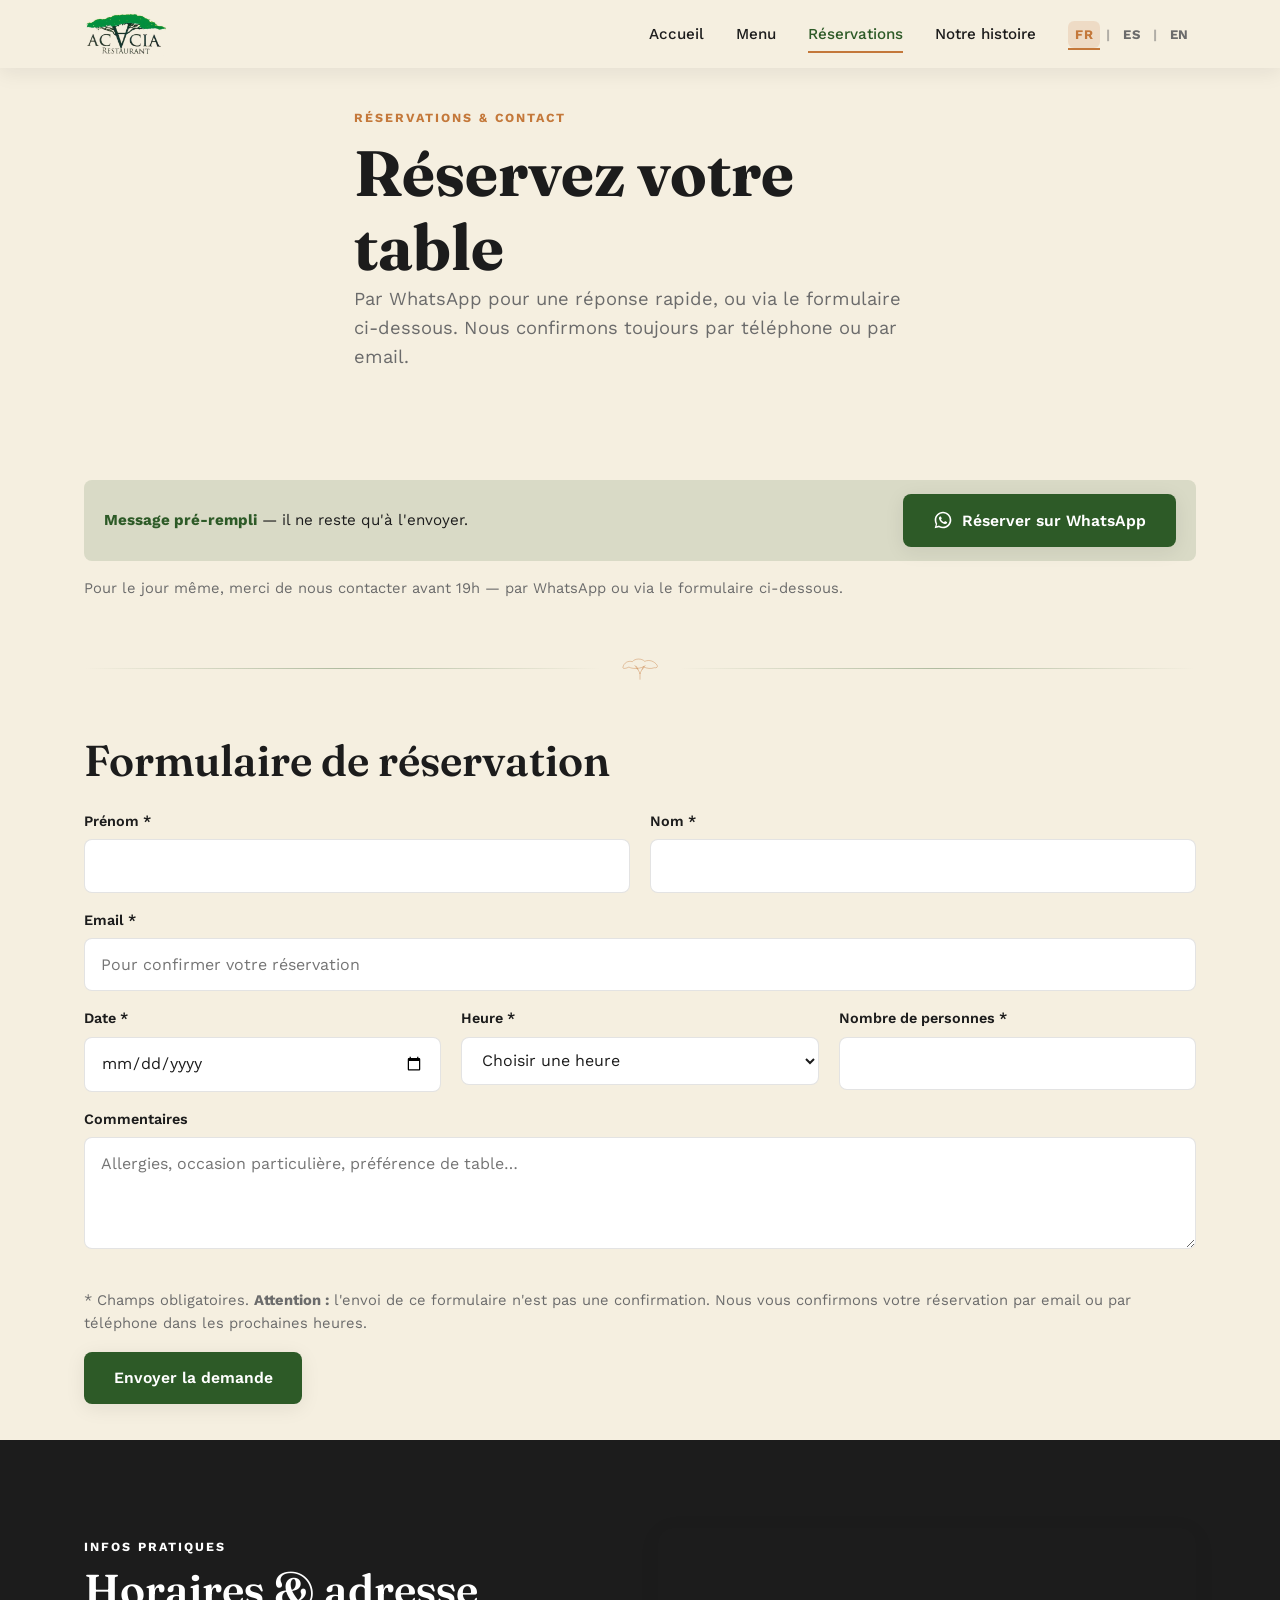
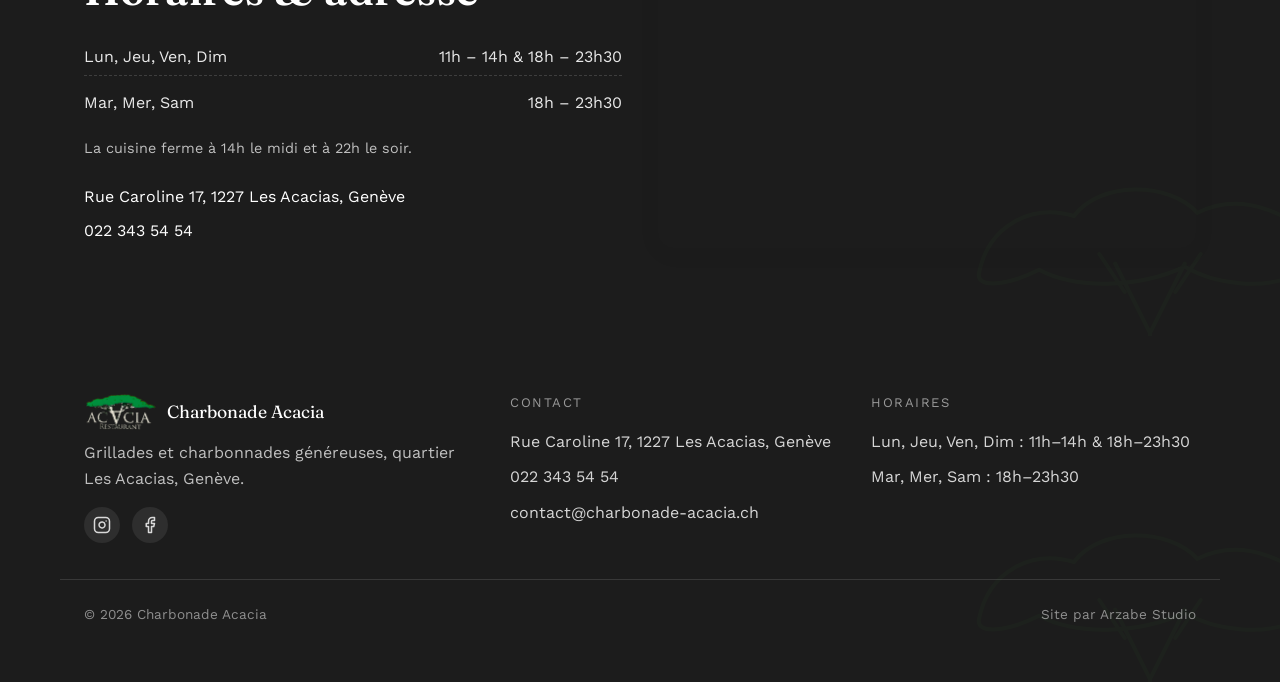
<file: reservation.html>
<!DOCTYPE html>
<html lang="fr">
<head>
<meta charset="UTF-8">
<meta name="viewport" content="width=device-width, initial-scale=1.0">
<title>Réservations & Contact — Charbonade Acacia</title>
<meta name="description" content="Réservez une table à Charbonade Acacia, grillades et charbonnades à Genève. Formulaire de réservation ou message WhatsApp direct.">
<link rel="icon" href="/assets/favicon.png">
<link rel="preconnect" href="https://fonts.googleapis.com">
<link rel="preconnect" href="https://fonts.gstatic.com" crossorigin>
<link href="https://fonts.googleapis.com/css2?family=Fraunces:wght@600;700&family=Work+Sans:wght@400;500;600;700&display=swap" rel="stylesheet">
<link rel="stylesheet" href="/css/style.css">

<link rel="canonical" href="https://charbonade-acacia.ch/reservation.html">
<link rel="alternate" hreflang="fr" href="https://charbonade-acacia.ch/reservation.html">
<link rel="alternate" hreflang="es" href="https://charbonade-acacia.ch/es/reserva.html">
<link rel="alternate" hreflang="en" href="https://charbonade-acacia.ch/en/reservation.html">
<link rel="alternate" hreflang="x-default" href="https://charbonade-acacia.ch/reservation.html">
<meta property="og:type" content="website">
<meta property="og:site_name" content="Charbonade Acacia">
<meta property="og:locale" content="fr_CH">
<meta property="og:locale:alternate" content="es_ES">
<meta property="og:locale:alternate" content="en_US">
<meta property="og:title" content="Réservations &amp; Contact — Charbonade Acacia">
<meta property="og:description" content="Réservez une table à Charbonade Acacia, grillades et charbonnades à Genève. Formulaire de réservation ou message WhatsApp direct.">
<meta property="og:url" content="https://charbonade-acacia.ch/reservation.html">
<meta property="og:image" content="https://charbonade-acacia.ch/assets/images/pres-charbo.jpg">
<meta name="twitter:card" content="summary_large_image">
<meta name="twitter:title" content="Réservations &amp; Contact — Charbonade Acacia">
<meta name="twitter:description" content="Réservez une table à Charbonade Acacia, grillades et charbonnades à Genève. Formulaire de réservation ou message WhatsApp direct.">
<meta name="twitter:image" content="https://charbonade-acacia.ch/assets/images/pres-charbo.jpg">
<script type="application/ld+json">
{
  "@context": "https://schema.org",
  "@type": "Restaurant",
  "@id": "https://charbonade-acacia.ch/#restaurant",
  "name": "Charbonade Acacia",
  "image": "https://charbonade-acacia.ch/assets/images/pres-charbo.jpg",
  "url": "https://charbonade-acacia.ch/",
  "telephone": "+41223435454",
  "servesCuisine": "Grillades & charbonnades",
  "priceRange": "CHF 20-40",
  "address": {
    "@type": "PostalAddress",
    "streetAddress": "Rue Caroline 17",
    "postalCode": "1227",
    "addressLocality": "Genève",
    "addressCountry": "CH"
  },
  "menu": "https://charbonade-acacia.ch/menu.html",
  "acceptsReservations": "True",
  "openingHoursSpecification": [
    {
      "@type": "OpeningHoursSpecification",
      "dayOfWeek": ["Monday", "Thursday", "Friday", "Sunday"],
      "opens": "11:00",
      "closes": "14:00"
    },
    {
      "@type": "OpeningHoursSpecification",
      "dayOfWeek": ["Monday", "Tuesday", "Wednesday", "Thursday", "Friday", "Saturday", "Sunday"],
      "opens": "18:00",
      "closes": "23:30"
    }
  ]
}
</script>
</head>
<body>

<svg style="position:absolute;width:0;height:0" aria-hidden="true" focusable="false">
  <symbol id="acacia-motif" viewBox="0 0 240 150">
    <path d="M12,72 C18,42 45,28 72,36 C88,14 132,14 150,34 C178,20 212,34 228,58 C234,68 226,78 210,74 C192,82 162,80 142,68 C112,82 72,82 50,70 C30,80 10,82 12,72 Z" fill="none" stroke="currentColor" stroke-width="2.5"/>
    <path d="M120,148 L120,110 M120,110 L98,66 M120,110 L142,66 M104,84 L88,60 M136,84 L152,60" fill="none" stroke="currentColor" stroke-width="2.5" stroke-linecap="round"/>
  </symbol>
</svg>

<header class="site-header">
  <div class="container nav">
    <a class="nav__brand" href="/index.html">
      <img src="/assets/logo.png" alt="Restaurant Acacia">
    </a>
    <button class="nav__toggle" id="navToggle" aria-expanded="false" aria-controls="navLinks" aria-label="Ouvrir le menu">
      <span></span><span></span><span></span>
    </button>
    <nav class="nav__links" id="navLinks">
      <a href="/index.html">Accueil</a>
      <a href="/menu.html">Menu</a>
      <a href="/reservation.html" class="is-active">Réservations</a>
      <a href="/histoire.html">Notre histoire</a>
      <div class="nav__lang">
        <a href="/reservation.html" class="is-active">FR</a>
        <span class="nav__lang-sep">|</span>
        <a href="/es/reserva.html">ES</a>
        <span class="nav__lang-sep">|</span>
        <a href="/en/reservation.html">EN</a>
      </div>
    </nav>
  </div>
</header>

<main>

  <section class="section section--tight">
    <div class="container section-head reveal">
      <p class="eyebrow">Réservations &amp; Contact</p>
      <h1>Réservez votre table</h1>
      <p class="lede">Par WhatsApp pour une réponse rapide, ou via le formulaire ci-dessous. Nous confirmons toujours par téléphone ou par email.</p>
    </div>
  </section>

  <section class="section--tight">
    <div class="container">

      <div class="reservation-express reveal">
        <p><strong>Message pré-rempli</strong> — il ne reste qu'à l'envoyer.</p>
        <a class="btn btn--whatsapp" id="whatsapp-cta" data-wa-message="Bonjour, je voudrais réserver une table pour ___ personnes le ___ à ___. Merci !">
          <svg viewBox="0 0 24 24" fill="currentColor" aria-hidden="true"><path d="M12 2C6.48 2 2 6.48 2 12c0 1.85.5 3.58 1.36 5.07L2 22l5.07-1.33A9.94 9.94 0 0 0 12 22c5.52 0 10-4.48 10-10S17.52 2 12 2zm0 18c-1.6 0-3.1-.43-4.4-1.19l-.31-.18-3.01.79.8-2.94-.2-.31A7.93 7.93 0 0 1 4 12c0-4.41 3.59-8 8-8s8 3.59 8 8-3.59 8-8 8zm4.38-5.86c-.24-.12-1.42-.7-1.64-.78-.22-.08-.38-.12-.54.12-.16.24-.62.78-.76.94-.14.16-.28.18-.52.06-.24-.12-1.01-.37-1.92-1.18-.71-.63-1.19-1.41-1.33-1.65-.14-.24-.01-.37.11-.49.11-.11.24-.28.36-.42.12-.14.16-.24.24-.4.08-.16.04-.3-.02-.42-.06-.12-.54-1.3-.74-1.78-.19-.46-.39-.4-.54-.4-.14 0-.3-.02-.46-.02s-.42.06-.64.3c-.22.24-.85.83-.85 2.02 0 1.19.87 2.34.99 2.5.12.16 1.71 2.61 4.14 3.66.58.25 1.03.4 1.38.51.58.18 1.11.16 1.53.1.47-.07 1.42-.58 1.62-1.14.2-.56.2-1.04.14-1.14-.06-.1-.22-.16-.46-.28z"/></svg>
          Réserver sur WhatsApp
        </a>
      </div>

      <p class="form-note">Pour le jour même, merci de nous contacter avant 19h — par WhatsApp ou via le formulaire ci-dessous.</p>

      <div class="divider--acacia" role="separator" aria-hidden="true">
        <svg class="motif" viewBox="0 0 240 150"><use href="#acacia-motif"></use></svg>
      </div>

      <div class="reveal reveal--delay-1">
        <h2>Formulaire de réservation</h2>
        <form name="reservation" method="POST" data-netlify="true" netlify-honeypot="bot-field" class="stack">
          <input type="hidden" name="form-name" value="reservation">
          <p class="visually-hidden">
            <label>Ne remplissez pas ce champ si vous êtes humain : <input name="bot-field"></label>
          </p>

          <div class="form-grid form-grid--2">
            <div class="field">
              <label for="prenom">Prénom *</label>
              <input type="text" id="prenom" name="prenom" required>
            </div>
            <div class="field">
              <label for="nom">Nom *</label>
              <input type="text" id="nom" name="nom" required>
            </div>
          </div>

          <div class="field">
            <label for="email">Email *</label>
            <input type="email" id="email" name="email" required placeholder="Pour confirmer votre réservation">
          </div>

          <div class="form-grid form-grid--3">
            <div class="field">
              <label for="date">Date *</label>
              <input type="date" id="date" name="date" required>
            </div>
            <div class="field">
              <label for="heure">Heure *</label>
              <select id="heure" name="heure" required>
                <option value="" disabled selected>Choisir une heure</option>
                <optgroup label="Midi">
                  <option value="11:30">11h30</option>
                  <option value="12:00">12h00</option>
                  <option value="12:30">12h30</option>
                  <option value="13:00">13h00</option>
                  <option value="13:30">13h30</option>
                </optgroup>
                <optgroup label="Soir">
                  <option value="18:30">18h30</option>
                  <option value="19:00">19h00</option>
                  <option value="19:30">19h30</option>
                  <option value="20:00">20h00</option>
                  <option value="20:30">20h30</option>
                  <option value="21:00">21h00</option>
                </optgroup>
              </select>
            </div>
            <div class="field">
              <label for="personnes">Nombre de personnes *</label>
              <input type="number" id="personnes" name="personnes" min="1" max="20" required>
            </div>
          </div>

          <div class="field">
            <label for="commentaires">Commentaires</label>
            <textarea id="commentaires" name="commentaires" placeholder="Allergies, occasion particulière, préférence de table…"></textarea>
          </div>

          <p class="form-note">* Champs obligatoires. <strong>Attention :</strong> l'envoi de ce formulaire n'est pas une confirmation. Nous vous confirmons votre réservation par email ou par téléphone dans les prochaines heures.</p>

          <p><button type="submit" class="btn btn--primary">Envoyer la demande</button></p>
        </form>
      </div>

    </div>
  </section>

  <section class="section section--dark">
    <svg class="motif motif--watermark" aria-hidden="true" viewBox="0 0 240 150"><use href="#acacia-motif"></use></svg>
    <div class="container grid-2 grid-2--align-center">
      <div class="reveal">
        <p class="eyebrow">Infos pratiques</p>
        <h2>Horaires &amp; adresse</h2>
        <div class="hours-table">
          <div class="hours-table__row"><span>Lun, Jeu, Ven, Dim</span><span>11h – 14h &amp; 18h – 23h30</span></div>
          <div class="hours-table__row"><span>Mar, Mer, Sam</span><span>18h – 23h30</span></div>
        </div>
        <p style="margin-top:var(--space-2); color:rgba(255,255,255,.72); font-size:0.9rem;">La cuisine ferme à 14h le midi et à 22h le soir.</p>        <p style="margin-top:var(--space-3)">Rue Caroline 17, 1227 Les Acacias, Genève</p>
        <p style="margin-top:var(--space-1)"><a href="tel:+41223435454" style="color:var(--color-white)">022 343 54 54</a></p>
      </div>
      <div class="reveal reveal--delay-1 map-frame">
        <iframe src="https://www.google.com/maps?q=Rue+Caroline+17,+1227+Les+Acacias,+Genève&output=embed" loading="lazy" referrerpolicy="no-referrer-when-downgrade" title="Localisation Restaurant Acacia"></iframe>
      </div>
    </div>
  </section>

</main>

<footer class="site-footer">
  <svg class="motif motif--watermark" aria-hidden="true" viewBox="0 0 240 150"><use href="#acacia-motif"></use></svg>
  <div class="container footer__grid">
    <div>
      <div class="footer__brand">
        <img src="/assets/logo-light.png" alt="">
        <span>Charbonade Acacia</span>
      </div>
      <p style="color:rgba(255,255,255,.72)">Grillades et charbonnades généreuses, quartier Les Acacias, Genève.</p>
      <div class="footer__social">
        <a href="https://www.instagram.com/restaurant_acacia/" target="_blank" rel="noopener" aria-label="Instagram">
          <svg viewBox="0 0 24 24" fill="none" stroke="currentColor" stroke-width="2" stroke-linecap="round" stroke-linejoin="round" aria-hidden="true"><rect x="2" y="2" width="20" height="20" rx="5" ry="5"></rect><path d="M16 11.37A4 4 0 1 1 12.63 8 4 4 0 0 1 16 11.37z"></path><line x1="17.5" y1="6.5" x2="17.5" y2="6.5"></line></svg>
        </a>
        <a href="https://www.facebook.com/p/Restaurant-Acacia-100063478602699/" target="_blank" rel="noopener" aria-label="Facebook">
          <svg viewBox="0 0 24 24" fill="none" stroke="currentColor" stroke-width="2" stroke-linecap="round" stroke-linejoin="round" aria-hidden="true"><path d="M18 2h-3a5 5 0 0 0-5 5v3H7v4h3v8h4v-8h3l1-4h-4V7a1 1 0 0 1 1-1h3z"></path></svg>
        </a>
      </div>
    </div>
    <div>
      <p class="footer__title">Contact</p>
      <div class="footer__list">
        <span>Rue Caroline 17, 1227 Les Acacias, Genève</span>
        <a href="tel:+41223435454">022 343 54 54</a>
        <!-- TODO: activer le vrai lien email -->
        <a href="mailto:contact@charbonade-acacia.ch">contact@charbonade-acacia.ch</a>
        <!-- /TODO -->
      </div>
    </div>
    <div>
      <p class="footer__title">Horaires</p>
      <div class="footer__list">
        <span>Lun, Jeu, Ven, Dim : 11h–14h &amp; 18h–23h30</span>
        <span>Mar, Mer, Sam : 18h–23h30</span>
      </div>
    </div>
  </div>
  <div class="container footer__bottom cluster" style="justify-content:space-between">
    <span>© 2026 Charbonade Acacia</span>
    <span>Site par <a href="https://arzabe-studio.ch" target="_blank" rel="noopener">Arzabe Studio</a></span>
  </div>
</footer>

<script src="/js/main.js" defer></script>
</body>
</html>
</file>
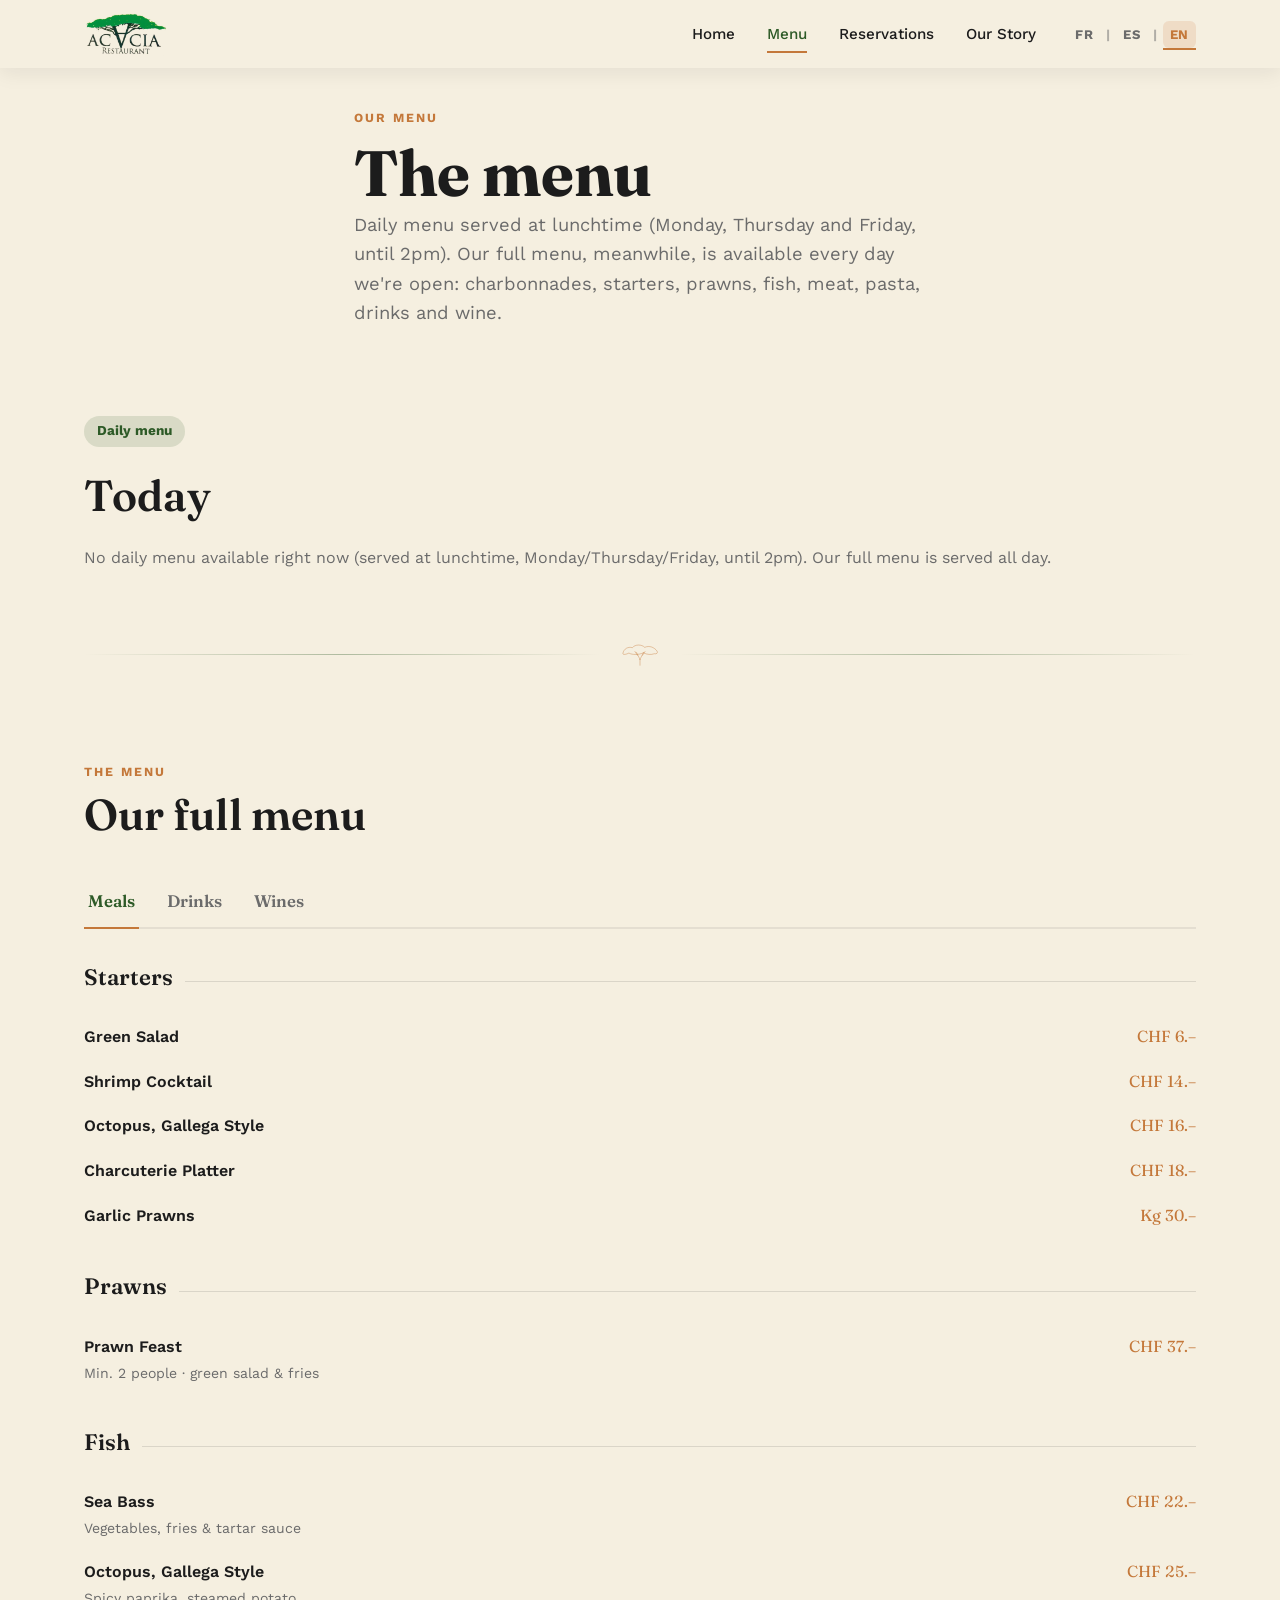
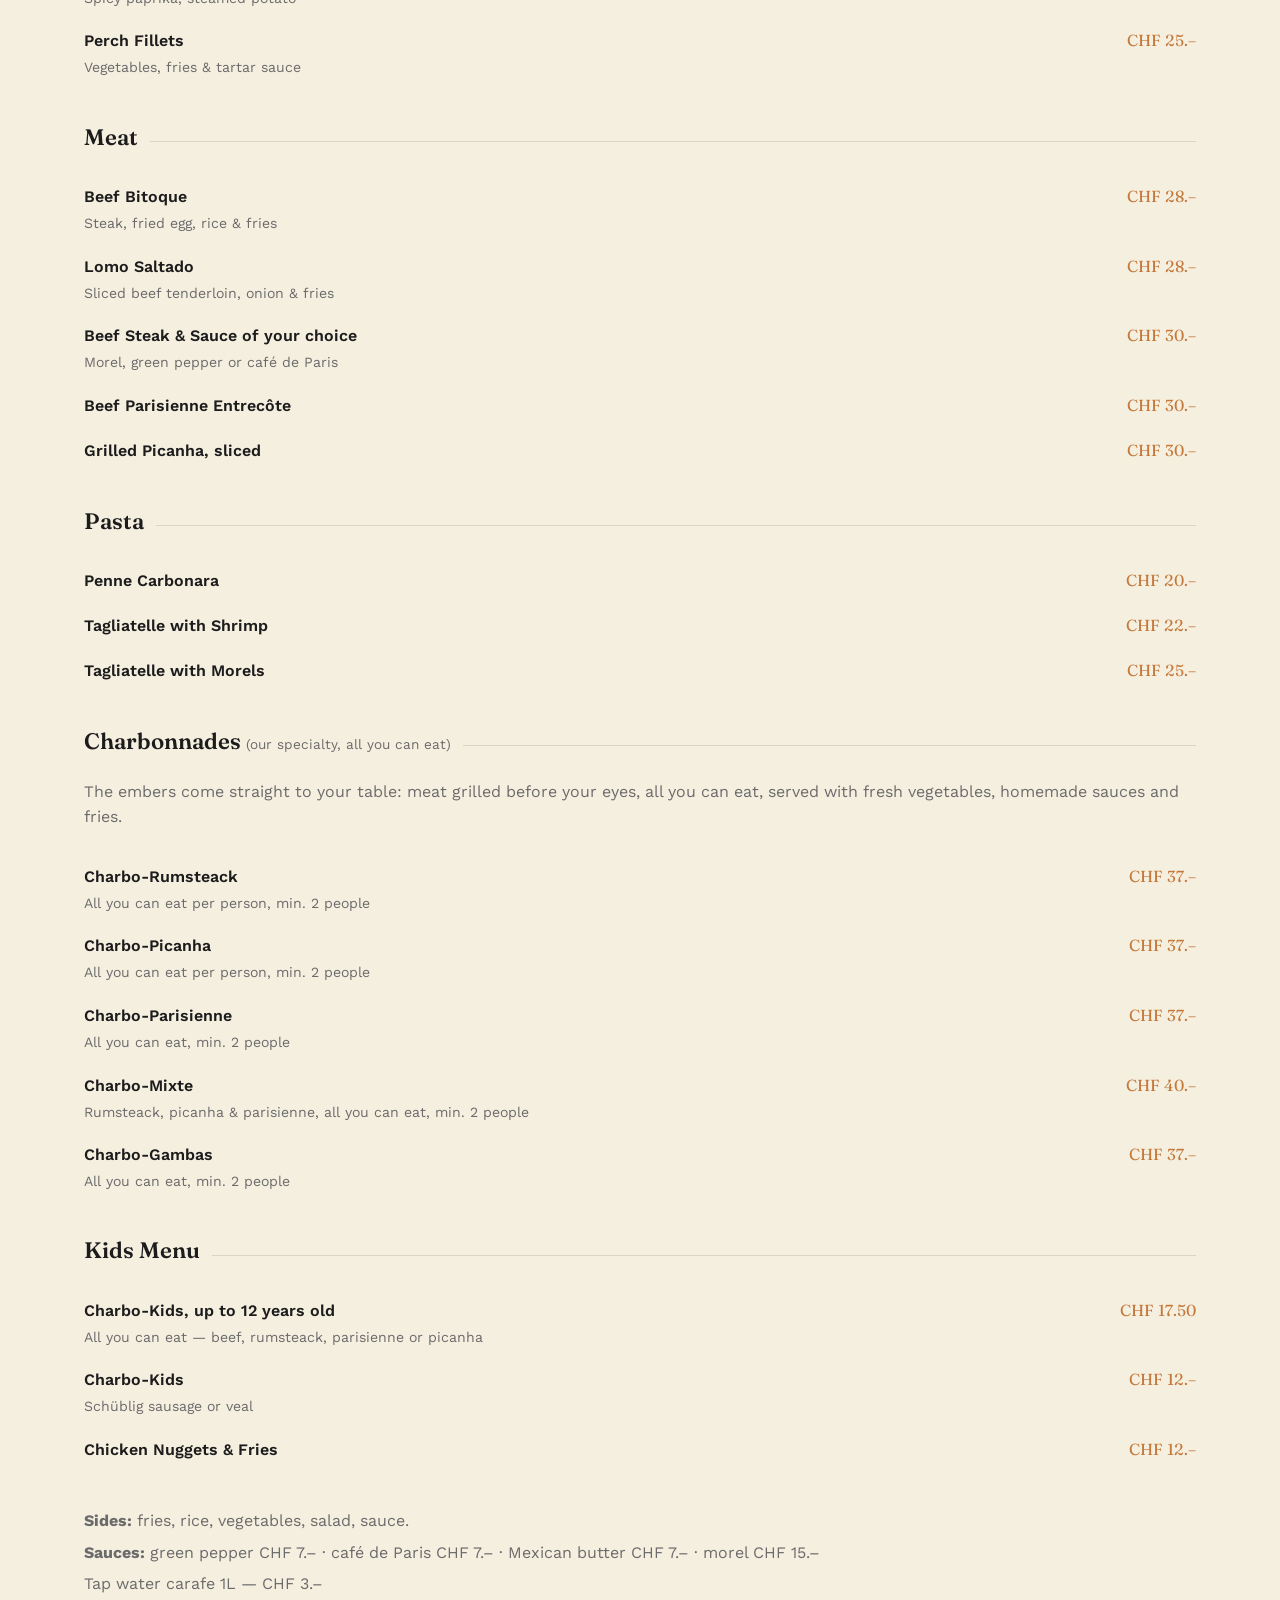
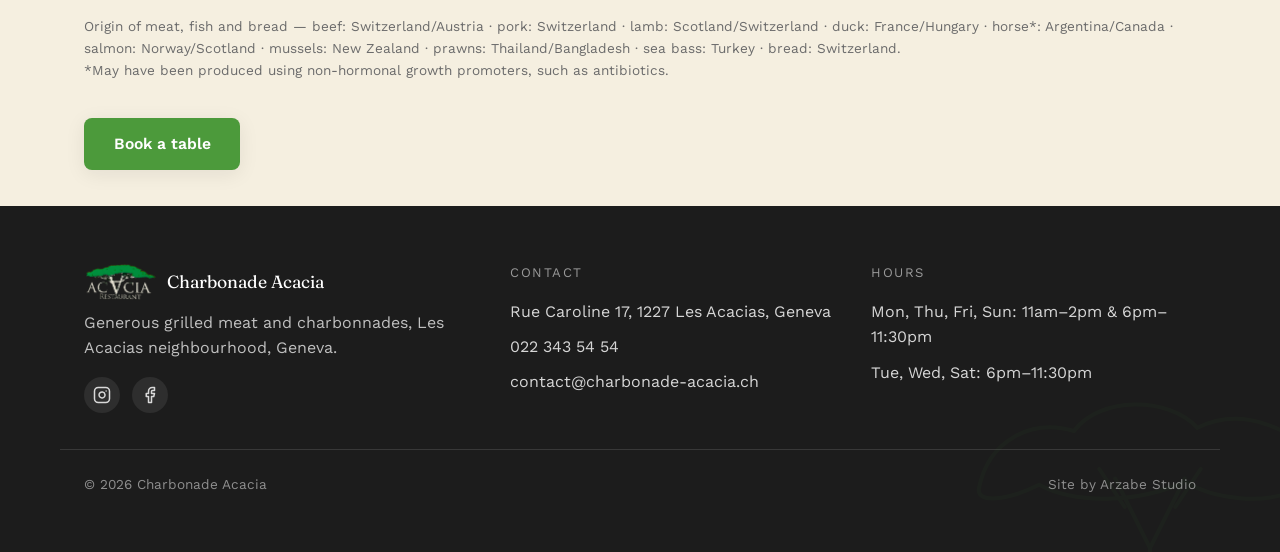
<file: en/menu.html>
<!DOCTYPE html>
<html lang="en">
<head>
<meta charset="UTF-8">
<meta name="viewport" content="width=device-width, initial-scale=1.0">
<title>Menu — Charbonade Acacia</title>
<meta name="description" content="Discover Charbonade Acacia's daily menu and full menu: charbonnades, prawns, fish, meat and pasta, in Geneva.">
<link rel="icon" href="/assets/favicon.png">
<link rel="preconnect" href="https://fonts.googleapis.com">
<link rel="preconnect" href="https://fonts.gstatic.com" crossorigin>
<link href="https://fonts.googleapis.com/css2?family=Fraunces:wght@600;700&family=Work+Sans:wght@400;500;600;700&display=swap" rel="stylesheet">
<link rel="stylesheet" href="/css/style.css">

<link rel="canonical" href="https://charbonade-acacia.ch/en/menu.html">
<link rel="alternate" hreflang="fr" href="https://charbonade-acacia.ch/menu.html">
<link rel="alternate" hreflang="es" href="https://charbonade-acacia.ch/es/menu.html">
<link rel="alternate" hreflang="en" href="https://charbonade-acacia.ch/en/menu.html">
<link rel="alternate" hreflang="x-default" href="https://charbonade-acacia.ch/menu.html">
<meta property="og:type" content="website">
<meta property="og:site_name" content="Charbonade Acacia">
<meta property="og:locale" content="en_US">
<meta property="og:locale:alternate" content="fr_CH">
<meta property="og:locale:alternate" content="es_ES">
<meta property="og:title" content="Menu — Charbonade Acacia">
<meta property="og:description" content="Discover Charbonade Acacia's daily menu and full menu: charbonnades, prawns, fish, meat and pasta, in Geneva.">
<meta property="og:url" content="https://charbonade-acacia.ch/en/menu.html">
<meta property="og:image" content="https://charbonade-acacia.ch/assets/images/pres-charbo.jpg">
<meta name="twitter:card" content="summary_large_image">
<meta name="twitter:title" content="Menu — Charbonade Acacia">
<meta name="twitter:description" content="Discover Charbonade Acacia's daily menu and full menu: charbonnades, prawns, fish, meat and pasta, in Geneva.">
<meta name="twitter:image" content="https://charbonade-acacia.ch/assets/images/pres-charbo.jpg">
<script type="application/ld+json">
{
  "@context": "https://schema.org",
  "@type": "Restaurant",
  "@id": "https://charbonade-acacia.ch/#restaurant",
  "name": "Charbonade Acacia",
  "image": "https://charbonade-acacia.ch/assets/images/pres-charbo.jpg",
  "url": "https://charbonade-acacia.ch/en/",
  "telephone": "+41223435454",
  "servesCuisine": "Grill & charbonnades",
  "priceRange": "CHF 20-40",
  "address": {
    "@type": "PostalAddress",
    "streetAddress": "Rue Caroline 17",
    "postalCode": "1227",
    "addressLocality": "Genève",
    "addressCountry": "CH"
  },
  "menu": "https://charbonade-acacia.ch/en/menu.html",
  "acceptsReservations": "True",
  "openingHoursSpecification": [
    {
      "@type": "OpeningHoursSpecification",
      "dayOfWeek": ["Monday", "Thursday", "Friday", "Sunday"],
      "opens": "11:00",
      "closes": "14:00"
    },
    {
      "@type": "OpeningHoursSpecification",
      "dayOfWeek": ["Monday", "Tuesday", "Wednesday", "Thursday", "Friday", "Saturday", "Sunday"],
      "opens": "18:00",
      "closes": "23:30"
    }
  ]
}
</script>
</head>
<body>

<svg style="position:absolute;width:0;height:0" aria-hidden="true" focusable="false">
  <symbol id="acacia-motif" viewBox="0 0 240 150">
    <path d="M12,72 C18,42 45,28 72,36 C88,14 132,14 150,34 C178,20 212,34 228,58 C234,68 226,78 210,74 C192,82 162,80 142,68 C112,82 72,82 50,70 C30,80 10,82 12,72 Z" fill="none" stroke="currentColor" stroke-width="2.5"/>
    <path d="M120,148 L120,110 M120,110 L98,66 M120,110 L142,66 M104,84 L88,60 M136,84 L152,60" fill="none" stroke="currentColor" stroke-width="2.5" stroke-linecap="round"/>
  </symbol>
</svg>

<header class="site-header">
  <div class="container nav">
    <a class="nav__brand" href="/en/index.html">
      <img src="/assets/logo.png" alt="Restaurant Acacia">
    </a>
    <button class="nav__toggle" id="navToggle" aria-expanded="false" aria-controls="navLinks" aria-label="Open menu">
      <span></span><span></span><span></span>
    </button>
    <nav class="nav__links" id="navLinks">
      <a href="/en/index.html">Home</a>
      <a href="/en/menu.html" class="is-active">Menu</a>
      <a href="/en/reservation.html">Reservations</a>
      <a href="/en/story.html">Our Story</a>
      <div class="nav__lang">
        <a href="/menu.html">FR</a>
        <span class="nav__lang-sep">|</span>
        <a href="/es/menu.html">ES</a>
        <span class="nav__lang-sep">|</span>
        <a href="/en/menu.html" class="is-active">EN</a>
      </div>
    </nav>
  </div>
</header>

<main>

  <section class="section section--tight">
    <div class="container section-head reveal">
      <p class="eyebrow">Our menu</p>
      <h1>The menu</h1>
      <p class="lede">Daily menu served at lunchtime (Monday, Thursday and Friday, until 2pm). Our full menu, meanwhile, is available every day we're open: charbonnades, starters, prawns, fish, meat, pasta, drinks and wine.</p>
    </div>
  </section>

  <section class="section--tight">
    <div class="container">
      <div class="section-head reveal">
        <span class="day-badge">Daily menu</span>
        <h2>Today</h2>
      </div>

      <div data-menu-full>
        <div class="grid-2" data-menu-full-list hidden>
          <div class="card reveal">
            <p class="dish-card__name" data-plat-nom="0">—</p>
          </div>
          <div class="card reveal reveal--delay-1">
            <p class="dish-card__name" data-plat-nom="1">—</p>
          </div>
        </div>
        <p class="menu-today__empty text-light" data-menu-full-empty>No daily menu available right now (served at lunchtime, Monday/Thursday/Friday, until 2pm). Our full menu is served all day.</p>
      </div>
    </div>
  </section>

  <div class="container">
    <div class="divider--acacia" role="separator" aria-hidden="true">
      <svg class="motif" viewBox="0 0 240 150"><use href="#acacia-motif"></use></svg>
    </div>
  </div>

  <section class="section section--tight">
    <div class="container">
      <div class="section-head reveal" style="margin-bottom:var(--space-4)">
        <p class="eyebrow">The menu</p>
        <h2>Our full menu</h2>
      </div>

      <!--
        Menu transcribed directly from the restaurant's physical menu binder (July 2026)
        for Starters/Charbonnades/Kids Menu/Drinks/Wines, and from a recent Google Maps
        photo for Prawns/Fish/Meat/Pasta (missing page from the photographed binder —
        to be reconfirmed with Carolina & Gilberto once they're back from holiday).
      -->
      <div class="menu-tabs reveal" role="tablist">
        <button class="menu-tab is-active" type="button" data-tab="repas" role="tab" aria-selected="true">Meals</button>
        <button class="menu-tab" type="button" data-tab="boissons" role="tab" aria-selected="false">Drinks</button>
        <button class="menu-tab" type="button" data-tab="vins" role="tab" aria-selected="false">Wines</button>
      </div>

      <div data-tab-panel="repas">
        <div class="menu-course">
          <div class="menu-course__title"><h3>Starters</h3></div>
          <div class="menu-item"><span class="menu-item__name">Green Salad</span><span class="menu-item__price">CHF 6.–</span></div>
          <div class="menu-item"><span class="menu-item__name">Shrimp Cocktail</span><span class="menu-item__price">CHF 14.–</span></div>
          <div class="menu-item"><span class="menu-item__name">Octopus, Gallega Style</span><span class="menu-item__price">CHF 16.–</span></div>
          <div class="menu-item"><span class="menu-item__name">Charcuterie Platter</span><span class="menu-item__price">CHF 18.–</span></div>
          <div class="menu-item"><span class="menu-item__name">Garlic Prawns</span><span class="menu-item__price">Kg 30.–</span></div>
        </div>

        <div class="menu-course">
          <div class="menu-course__title"><h3>Prawns</h3></div>
          <!-- TODO: Prawns/Fish/Meat/Pasta page reconstructed from a Google Maps photo, to reconfirm -->
          <div class="menu-item"><span class="menu-item__name">Prawn Feast<span class="menu-item__desc">Min. 2 people · green salad &amp; fries</span></span><span class="menu-item__price">CHF 37.–</span></div>
        </div>

        <div class="menu-course">
          <div class="menu-course__title"><h3>Fish</h3></div>
          <div class="menu-item"><span class="menu-item__name">Sea Bass<span class="menu-item__desc">Vegetables, fries &amp; tartar sauce</span></span><span class="menu-item__price">CHF 22.–</span></div>
          <div class="menu-item"><span class="menu-item__name">Octopus, Gallega Style<span class="menu-item__desc">Spicy paprika, steamed potato</span></span><span class="menu-item__price">CHF 25.–</span></div>
          <div class="menu-item"><span class="menu-item__name">Perch Fillets<span class="menu-item__desc">Vegetables, fries &amp; tartar sauce</span></span><span class="menu-item__price">CHF 25.–</span></div>
        </div>

        <div class="menu-course">
          <div class="menu-course__title"><h3>Meat</h3></div>
          <div class="menu-item"><span class="menu-item__name">Beef Bitoque<span class="menu-item__desc">Steak, fried egg, rice &amp; fries</span></span><span class="menu-item__price">CHF 28.–</span></div>
          <div class="menu-item"><span class="menu-item__name">Lomo Saltado<span class="menu-item__desc">Sliced beef tenderloin, onion &amp; fries</span></span><span class="menu-item__price">CHF 28.–</span></div>
          <div class="menu-item"><span class="menu-item__name">Beef Steak &amp; Sauce of your choice<span class="menu-item__desc">Morel, green pepper or café de Paris</span></span><span class="menu-item__price">CHF 30.–</span></div>
          <div class="menu-item"><span class="menu-item__name">Beef Parisienne Entrecôte</span><span class="menu-item__price">CHF 30.–</span></div>
          <div class="menu-item"><span class="menu-item__name">Grilled Picanha, sliced</span><span class="menu-item__price">CHF 30.–</span></div>
          <!-- /TODO -->
        </div>

        <div class="menu-course">
          <div class="menu-course__title"><h3>Pasta</h3></div>
          <div class="menu-item"><span class="menu-item__name">Penne Carbonara</span><span class="menu-item__price">CHF 20.–</span></div>
          <div class="menu-item"><span class="menu-item__name">Tagliatelle with Shrimp</span><span class="menu-item__price">CHF 22.–</span></div>
          <div class="menu-item"><span class="menu-item__name">Tagliatelle with Morels</span><span class="menu-item__price">CHF 25.–</span></div>
        </div>

        <div class="menu-course">
          <div class="menu-course__title"><h3>Charbonnades <span class="text-light" style="font-family:var(--font-body); font-size:0.85rem; font-weight:400;">(our specialty, all you can eat)</span></h3></div>
          <p class="text-light reveal" style="margin-bottom:var(--space-3)">The embers come straight to your table: meat grilled before your eyes, all you can eat, served with fresh vegetables, homemade sauces and fries.</p>
          <div class="menu-item"><span class="menu-item__name">Charbo-Rumsteack<span class="menu-item__desc">All you can eat per person, min. 2 people</span></span><span class="menu-item__price">CHF 37.–</span></div>
          <div class="menu-item"><span class="menu-item__name">Charbo-Picanha<span class="menu-item__desc">All you can eat per person, min. 2 people</span></span><span class="menu-item__price">CHF 37.–</span></div>
          <div class="menu-item"><span class="menu-item__name">Charbo-Parisienne<span class="menu-item__desc">All you can eat, min. 2 people</span></span><span class="menu-item__price">CHF 37.–</span></div>
          <div class="menu-item"><span class="menu-item__name">Charbo-Mixte<span class="menu-item__desc">Rumsteack, picanha &amp; parisienne, all you can eat, min. 2 people</span></span><span class="menu-item__price">CHF 40.–</span></div>
          <div class="menu-item"><span class="menu-item__name">Charbo-Gambas<span class="menu-item__desc">All you can eat, min. 2 people</span></span><span class="menu-item__price">CHF 37.–</span></div>
        </div>

        <div class="menu-course">
          <div class="menu-course__title"><h3>Kids Menu</h3></div>
          <div class="menu-item"><span class="menu-item__name">Charbo-Kids, up to 12 years old<span class="menu-item__desc">All you can eat — beef, rumsteack, parisienne or picanha</span></span><span class="menu-item__price">CHF 17.50</span></div>
          <div class="menu-item"><span class="menu-item__name">Charbo-Kids<span class="menu-item__desc">Schüblig sausage or veal</span></span><span class="menu-item__price">CHF 12.–</span></div>
          <div class="menu-item"><span class="menu-item__name">Chicken Nuggets &amp; Fries</span><span class="menu-item__price">CHF 12.–</span></div>
        </div>

        <p class="text-light" style="margin-top:0.75rem"><strong>Sides:</strong> fries, rice, vegetables, salad, sauce.</p>
        <p class="text-light" style="margin-top:0.35rem"><strong>Sauces:</strong> green pepper CHF 7.– · café de Paris CHF 7.– · Mexican butter CHF 7.– · morel CHF 15.–</p>
        <p class="text-light" style="margin-top:0.35rem">Tap water carafe 1L — CHF 3.–</p>
        <p class="text-light" style="margin-top:1.25rem; font-size:0.85rem">Origin of meat, fish and bread — beef: Switzerland/Austria · pork: Switzerland · lamb: Scotland/Switzerland · duck: France/Hungary · horse*: Argentina/Canada · salmon: Norway/Scotland · mussels: New Zealand · prawns: Thailand/Bangladesh · sea bass: Turkey · bread: Switzerland.<br>*May have been produced using non-hormonal growth promoters, such as antibiotics.</p>

        <p style="margin-top:var(--space-4)"><a href="/en/reservation.html" class="btn btn--ember">Book a table</a></p>
      </div>

      <div data-tab-panel="boissons" hidden>
        <div class="menu-course">
          <div class="menu-course__title"><h3>Hot drinks</h3></div>
          <div class="menu-item"><span class="menu-item__name">Coffee</span><span class="menu-item__price">CHF 4.–</span></div>
          <div class="menu-item"><span class="menu-item__name">Teas</span><span class="menu-item__price">CHF 3.50</span></div>
          <div class="menu-item"><span class="menu-item__name">Renversé<span class="menu-item__desc">Coffee with milk</span></span><span class="menu-item__price">CHF 4.50</span></div>
          <div class="menu-item"><span class="menu-item__name">Hot Chocolate</span><span class="menu-item__price">CHF 4.–</span></div>
          <div class="menu-item"><span class="menu-item__name">Cappuccino</span><span class="menu-item__price">CHF 4.–</span></div>
        </div>

        <div class="menu-course">
          <div class="menu-course__title"><h3>Moderately priced drinks</h3></div>
          <div class="menu-item"><span class="menu-item__name">Milk<span class="menu-item__desc">25cl</span></span><span class="menu-item__price">CHF 2.90</span></div>
          <div class="menu-item"><span class="menu-item__name">Fruit Juice<span class="menu-item__desc">25cl</span></span><span class="menu-item__price">CHF 2.90</span></div>
          <div class="menu-item"><span class="menu-item__name">Syrup<span class="menu-item__desc">25cl</span></span><span class="menu-item__price">CHF 2.90</span></div>
        </div>

        <div class="menu-course">
          <div class="menu-course__title"><h3>Still / Sparkling Mineral Water</h3></div>
          <div class="menu-item"><span class="menu-item__name">Bottle<span class="menu-item__desc">50cl</span></span><span class="menu-item__price">CHF 5.50</span></div>
          <div class="menu-item"><span class="menu-item__name">Still, PET<span class="menu-item__desc">1.5L</span></span><span class="menu-item__price">CHF 4.50</span></div>
          <div class="menu-item"><span class="menu-item__name">Sparkling, PET<span class="menu-item__desc">1L</span></span><span class="menu-item__price">CHF 5.–</span></div>
          <div class="menu-item"><span class="menu-item__name">Tap Water Pitcher<span class="menu-item__desc">1L</span></span><span class="menu-item__price">CHF 3.–</span></div>
        </div>

        <div class="menu-course">
          <div class="menu-course__title"><h3>Sodas</h3></div>
          <div class="menu-item"><span class="menu-item__name">Schweppes Tonic<span class="menu-item__desc">25cl</span></span><span class="menu-item__price">CHF 5.–</span></div>
          <div class="menu-item"><span class="menu-item__name">Coca-Cola<span class="menu-item__desc">33cl</span></span><span class="menu-item__price">CHF 5.–</span></div>
          <div class="menu-item"><span class="menu-item__name">Fanta<span class="menu-item__desc">33cl</span></span><span class="menu-item__price">CHF 5.–</span></div>
          <div class="menu-item"><span class="menu-item__name">Red Bull<span class="menu-item__desc">25cl</span></span><span class="menu-item__price">CHF 6.–</span></div>
          <div class="menu-item"><span class="menu-item__name">Iced Tea<span class="menu-item__desc">30cl</span></span><span class="menu-item__price">CHF 4.–</span></div>
          <div class="menu-item"><span class="menu-item__name">Nectar Juice<span class="menu-item__desc">20cl</span></span><span class="menu-item__price">CHF 4.50</span></div>
        </div>

        <div class="menu-course">
          <div class="menu-course__title"><h3>Super Bock Beer</h3></div>
          <div class="menu-item"><span class="menu-item__name">Small Glass<span class="menu-item__desc">20cl</span></span><span class="menu-item__price">CHF 3.50</span></div>
          <div class="menu-item"><span class="menu-item__name">Draft<span class="menu-item__desc">30cl</span></span><span class="menu-item__price">CHF 5.–</span></div>
          <div class="menu-item"><span class="menu-item__name">Can<span class="menu-item__desc">50cl</span></span><span class="menu-item__price">CHF 7.–</span></div>
          <div class="menu-item"><span class="menu-item__name">Bottle<span class="menu-item__desc">25cl</span></span><span class="menu-item__price">CHF 4.–</span></div>
          <div class="menu-item"><span class="menu-item__name">Non-Alcoholic<span class="menu-item__desc">33cl</span></span><span class="menu-item__price">CHF 4.–</span></div>
        </div>

        <div class="menu-course">
          <div class="menu-course__title"><h3>Bubbles &amp; Champagne</h3></div>
          <div class="menu-item"><span class="menu-item__name">Prosecco<span class="menu-item__desc">10cl</span></span><span class="menu-item__price">CHF 9.–</span></div>
          <div class="menu-item"><span class="menu-item__name">Prosecco<span class="menu-item__desc">75cl</span></span><span class="menu-item__price">CHF 50.–</span></div>
          <div class="menu-item"><span class="menu-item__name">Moët &amp; Chandon<span class="menu-item__desc">37.5cl</span></span><span class="menu-item__price">CHF 60.–</span></div>
          <div class="menu-item"><span class="menu-item__name">Moët &amp; Chandon<span class="menu-item__desc">75cl</span></span><span class="menu-item__price">CHF 120.–</span></div>
        </div>

        <div class="menu-course">
          <div class="menu-course__title"><h3>Aperitif</h3></div>
          <div class="menu-item"><span class="menu-item__name">Bitter Rouge<span class="menu-item__desc">0.0%</span></span><span class="menu-item__price">CHF 4.50</span></div>
          <div class="menu-item"><span class="menu-item__name">Acacia Cocktail<span class="menu-item__desc">4cl · 14%</span></span><span class="menu-item__price">CHF 12.–</span></div>
          <div class="menu-item"><span class="menu-item__name">House Spritz<span class="menu-item__desc">4cl · 18%</span></span><span class="menu-item__price">CHF 12.–</span></div>
          <div class="menu-item"><span class="menu-item__name">Kir Royal<span class="menu-item__desc">4cl · 15%</span></span><span class="menu-item__price">CHF 10.–</span></div>
          <div class="menu-item"><span class="menu-item__name">Kir<span class="menu-item__desc">4cl · 15%</span></span><span class="menu-item__price">CHF 8.–</span></div>
          <div class="menu-item"><span class="menu-item__name">Martini Beer<span class="menu-item__desc">4cl · 15%</span></span><span class="menu-item__price">CHF 6.–</span></div>
          <div class="menu-item"><span class="menu-item__name">Martini<span class="menu-item__desc">4cl · 15%</span></span><span class="menu-item__price">CHF 4.50</span></div>
          <div class="menu-item"><span class="menu-item__name">Suze<span class="menu-item__desc">4cl · 20%</span></span><span class="menu-item__price">CHF 6.–</span></div>
          <div class="menu-item"><span class="menu-item__name">Campari<span class="menu-item__desc">4cl · 20%</span></span><span class="menu-item__price">CHF 6.–</span></div>
          <div class="menu-item"><span class="menu-item__name">Ricard<span class="menu-item__desc">2cl · 45%</span></span><span class="menu-item__price">CHF 6.–</span></div>
        </div>

        <div class="menu-course">
          <div class="menu-course__title"><h3>Digestifs &amp; Liqueurs</h3></div>
          <div class="menu-item"><span class="menu-item__name">Amarguinha<span class="menu-item__desc">4cl · 20%</span></span><span class="menu-item__price">CHF 8.–</span></div>
          <div class="menu-item"><span class="menu-item__name">Get 27<span class="menu-item__desc">4cl · 21%</span></span><span class="menu-item__price">CHF 8.–</span></div>
          <div class="menu-item"><span class="menu-item__name">Disaronno<span class="menu-item__desc">4cl · 28%</span></span><span class="menu-item__price">CHF 8.–</span></div>
          <div class="menu-item"><span class="menu-item__name">Jägermeister<span class="menu-item__desc">4cl · 35%</span></span><span class="menu-item__price">CHF 8.–</span></div>
          <div class="menu-item"><span class="menu-item__name">Limoncello<span class="menu-item__desc">4cl · 25%</span></span><span class="menu-item__price">CHF 8.–</span></div>
          <div class="menu-item"><span class="menu-item__name">Beirão Liqueur<span class="menu-item__desc">4cl · 22%</span></span><span class="menu-item__price">CHF 8.–</span></div>
          <div class="menu-item"><span class="menu-item__name">Grappa<span class="menu-item__desc">4cl · 37.5%</span></span><span class="menu-item__price">CHF 8.–</span></div>
          <div class="menu-item"><span class="menu-item__name">Bailey's<span class="menu-item__desc">4cl · 20%</span></span><span class="menu-item__price">CHF 8.–</span></div>
          <div class="menu-item"><span class="menu-item__name">Amaretto<span class="menu-item__desc">4cl · 20%</span></span><span class="menu-item__price">CHF 8.–</span></div>
          <div class="menu-item"><span class="menu-item__name">Averna<span class="menu-item__desc">4cl · 29%</span></span><span class="menu-item__price">CHF 8.–</span></div>
        </div>

        <div class="menu-course">
          <div class="menu-course__title"><h3>Port — Quinta do Vallado Estate</h3></div>
          <div class="menu-item"><span class="menu-item__name">White Port<span class="menu-item__desc">4cl · 19%</span></span><span class="menu-item__price">CHF 8.–</span></div>
          <div class="menu-item"><span class="menu-item__name">Reserva Tawny Port<span class="menu-item__desc">4cl · 19%</span></span><span class="menu-item__price">CHF 8.–</span></div>
        </div>

        <div class="menu-course">
          <div class="menu-course__title"><h3>Cognac, Brandy &amp; Spirits</h3></div>
          <div class="menu-item"><span class="menu-item__name">William Half-Half<span class="menu-item__desc">4cl · 37.5%</span></span><span class="menu-item__price">CHF 13.–</span></div>
          <div class="menu-item"><span class="menu-item__name">Rémy Martin<span class="menu-item__desc">4cl · 40%</span></span><span class="menu-item__price">CHF 10.–</span></div>
          <div class="menu-item"><span class="menu-item__name">Hennessy Special<span class="menu-item__desc">4cl · 40%</span></span><span class="menu-item__price">CHF 12.–</span></div>
          <div class="menu-item"><span class="menu-item__name">Hennessy XO<span class="menu-item__desc">4cl · 40%</span></span><span class="menu-item__price">CHF 25.–</span></div>
          <div class="menu-item"><span class="menu-item__name">CR&amp;F Reserva<span class="menu-item__desc">4cl · 40%</span></span><span class="menu-item__price">CHF 15.–</span></div>
          <div class="menu-item"><span class="menu-item__name">CR&amp;F Extra Reserva<span class="menu-item__desc">4cl · 40%</span></span><span class="menu-item__price">CHF 18.–</span></div>
        </div>

        <div class="menu-course">
          <div class="menu-course__title"><h3>Whisky, Vodka &amp; Rum</h3></div>
          <div class="menu-item"><span class="menu-item__name">Havana<span class="menu-item__desc">4cl · 40%</span></span><span class="menu-item__price">CHF 10.–</span></div>
          <div class="menu-item"><span class="menu-item__name">Zacapa<span class="menu-item__desc">4cl · 40%</span></span><span class="menu-item__price">CHF 15.–</span></div>
          <div class="menu-item"><span class="menu-item__name">Gin<span class="menu-item__desc">4cl · 38%</span></span><span class="menu-item__price">CHF 12.–</span></div>
          <div class="menu-item"><span class="menu-item__name">Vodka<span class="menu-item__desc">4cl · 40% · bottle CHF 80.–</span></span><span class="menu-item__price">CHF 12.–</span></div>
          <div class="menu-item"><span class="menu-item__name">Ballantines<span class="menu-item__desc">4cl · 40% · bottle CHF 80.–</span></span><span class="menu-item__price">CHF 12.–</span></div>
          <div class="menu-item"><span class="menu-item__name">Chivas<span class="menu-item__desc">4cl · 40% · bottle CHF 120.–</span></span><span class="menu-item__price">CHF 14.–</span></div>
          <div class="menu-item"><span class="menu-item__name">Jack Daniel's<span class="menu-item__desc">4cl · 40% · bottle CHF 120.–</span></span><span class="menu-item__price">CHF 14.–</span></div>
          <div class="menu-item"><span class="menu-item__name">Chinese Whisky<span class="menu-item__desc">4cl · 40% · bottle CHF 120.–</span></span><span class="menu-item__price">CHF 14.–</span></div>
          <div class="menu-item"><span class="menu-item__name">Diplomatico Rum<span class="menu-item__desc">4cl · 40% · bottle CHF 135.–</span></span><span class="menu-item__price">CHF 15.–</span></div>
        </div>

        <p class="text-light" style="margin-top:0.75rem">All our digestifs are measured at 4cl. Sides are charged separately.</p>
      </div>

      <div data-tab-panel="vins" hidden>
        <div class="section-head">
          <p class="eyebrow">Red Wine</p>
        </div>

        <div class="menu-course">
          <div class="menu-course__title"><h3>Portugal — Douro</h3></div>
          <div class="menu-item"><span class="menu-item__name">Vallado<span class="menu-item__region">Quinta do Vallado — Douro DOC</span><span class="menu-item__desc">75cl</span></span><span class="menu-item__price">CHF 39.–</span></div>
          <div class="menu-item"><span class="menu-item__name">Ferreirinha Callabriga<span class="menu-item__region">Casa Ferreirinha — Douro DOC</span><span class="menu-item__desc">75cl</span></span><span class="menu-item__price">CHF 53.–</span></div>
          <div class="menu-item"><span class="menu-item__name">Vallado Touriga Nacional<span class="menu-item__region">Quinta do Vallado — Douro DOC</span><span class="menu-item__desc">75cl</span></span><span class="menu-item__price">CHF 60.–</span></div>
          <div class="menu-item"><span class="menu-item__name">Vallado Field Blend Reserva<span class="menu-item__region">Quinta do Vallado — Douro DOC</span><span class="menu-item__desc">75cl</span></span><span class="menu-item__price">CHF 90.–</span></div>
        </div>

        <div class="menu-course">
          <div class="menu-course__title"><h3>Dão</h3></div>
          <div class="menu-item"><span class="menu-item__name">Dom Bella<span class="menu-item__region">Quinta de Bella — Dão DOC</span><span class="menu-item__desc">75cl</span></span><span class="menu-item__price">CHF 60.–</span></div>
        </div>

        <div class="menu-course">
          <div class="menu-course__title"><h3>Alentejo</h3></div>
          <div class="menu-item"><span class="menu-item__name">Herdade São Miguel Colheita Seleccionada<span class="menu-item__region">Herdade de São Miguel — Alentejo DOC</span><span class="menu-item__desc">50cl</span></span><span class="menu-item__price">CHF 22.–</span></div>
          <div class="menu-item"><span class="menu-item__name">Herdade São Miguel Colheita Seleccionada<span class="menu-item__region">Herdade de São Miguel — Alentejo DOC</span><span class="menu-item__desc">75cl</span></span><span class="menu-item__price">CHF 35.–</span></div>
          <div class="menu-item"><span class="menu-item__name">Trinca Bolotas<span class="menu-item__region">Herdade do Peso — Alentejo DOC</span><span class="menu-item__desc">75cl</span></span><span class="menu-item__price">CHF 35.–</span></div>
          <div class="menu-item"><span class="menu-item__name">Conventual Reserva<span class="menu-item__region">Adega de Portalegre — Alentejo DOC</span><span class="menu-item__desc">75cl</span></span><span class="menu-item__price">CHF 40.–</span></div>
          <div class="menu-item"><span class="menu-item__name">Pêra-Grave Reserva<span class="menu-item__region">Quinta S. José de Peramanca — Alentejo VR</span><span class="menu-item__desc">75cl</span></span><span class="menu-item__price">CHF 65.–</span></div>
        </div>

        <div class="menu-course">
          <div class="menu-course__title"><h3>Spain</h3></div>
          <div class="menu-item"><span class="menu-item__name">Faustino I — Gran Reserva<span class="menu-item__region">Bodegas Faustino — Rioja DOC</span><span class="menu-item__desc">75cl</span></span><span class="menu-item__price">CHF 49.–</span></div>
          <div class="menu-item"><span class="menu-item__name">Marqués de Riscal Reserva<span class="menu-item__region">Marqués de Riscal — Rioja DOC</span><span class="menu-item__desc">75cl</span></span><span class="menu-item__price">CHF 49.–</span></div>
        </div>

        <div class="menu-course">
          <div class="menu-course__title"><h3>Large Format Magnum</h3></div>
          <div class="menu-item"><span class="menu-item__name">Herdade São Miguel Colheita Seleccionada<span class="menu-item__region">Herdade de São Miguel — Alentejo DOC</span><span class="menu-item__desc">150cl</span></span><span class="menu-item__price">CHF 75.–</span></div>
          <div class="menu-item"><span class="menu-item__name">Pêra-Grave<span class="menu-item__region">Quinta S. José de Peramanca — Alentejo VR</span><span class="menu-item__desc">150cl</span></span><span class="menu-item__price">CHF 85.–</span></div>
        </div>

        <!-- TODO: only the red wine list has been photographed — add whites/rosés if available -->
        <p class="text-light" style="margin-top:0.75rem">Our selection of white and rosé wines is available on request from our staff.</p>
      </div>
    </div>
  </section>

</main>

<footer class="site-footer">
  <svg class="motif motif--watermark" aria-hidden="true" viewBox="0 0 240 150"><use href="#acacia-motif"></use></svg>
  <div class="container footer__grid">
    <div>
      <div class="footer__brand">
        <img src="/assets/logo-light.png" alt="">
        <span>Charbonade Acacia</span>
      </div>
      <p style="color:rgba(255,255,255,.72)">Generous grilled meat and charbonnades, Les Acacias neighbourhood, Geneva.</p>
      <div class="footer__social">
        <a href="https://www.instagram.com/restaurant_acacia/" target="_blank" rel="noopener" aria-label="Instagram">
          <svg viewBox="0 0 24 24" fill="none" stroke="currentColor" stroke-width="2" stroke-linecap="round" stroke-linejoin="round" aria-hidden="true"><rect x="2" y="2" width="20" height="20" rx="5" ry="5"></rect><path d="M16 11.37A4 4 0 1 1 12.63 8 4 4 0 0 1 16 11.37z"></path><line x1="17.5" y1="6.5" x2="17.5" y2="6.5"></line></svg>
        </a>
        <a href="https://www.facebook.com/p/Restaurant-Acacia-100063478602699/" target="_blank" rel="noopener" aria-label="Facebook">
          <svg viewBox="0 0 24 24" fill="none" stroke="currentColor" stroke-width="2" stroke-linecap="round" stroke-linejoin="round" aria-hidden="true"><path d="M18 2h-3a5 5 0 0 0-5 5v3H7v4h3v8h4v-8h3l1-4h-4V7a1 1 0 0 1 1-1h3z"></path></svg>
        </a>
      </div>
    </div>
    <div>
      <p class="footer__title">Contact</p>
      <div class="footer__list">
        <span>Rue Caroline 17, 1227 Les Acacias, Geneva</span>
        <a href="tel:+41223435454">022 343 54 54</a>
        <!-- TODO: activate the real email link -->
        <a href="mailto:contact@charbonade-acacia.ch">contact@charbonade-acacia.ch</a>
        <!-- /TODO -->
      </div>
    </div>
    <div>
      <p class="footer__title">Hours</p>
      <div class="footer__list">
        <span>Mon, Thu, Fri, Sun: 11am–2pm &amp; 6pm–11:30pm</span>
        <span>Tue, Wed, Sat: 6pm–11:30pm</span>
      </div>
    </div>
  </div>
  <div class="container footer__bottom cluster" style="justify-content:space-between">
    <span>© 2026 Charbonade Acacia</span>
    <span>Site by <a href="https://arzabe-studio.ch" target="_blank" rel="noopener">Arzabe Studio</a></span>
  </div>
</footer>

<script src="/js/menu.js" defer></script>
<script src="/js/main.js" defer></script>
</body>
</html>
</file>
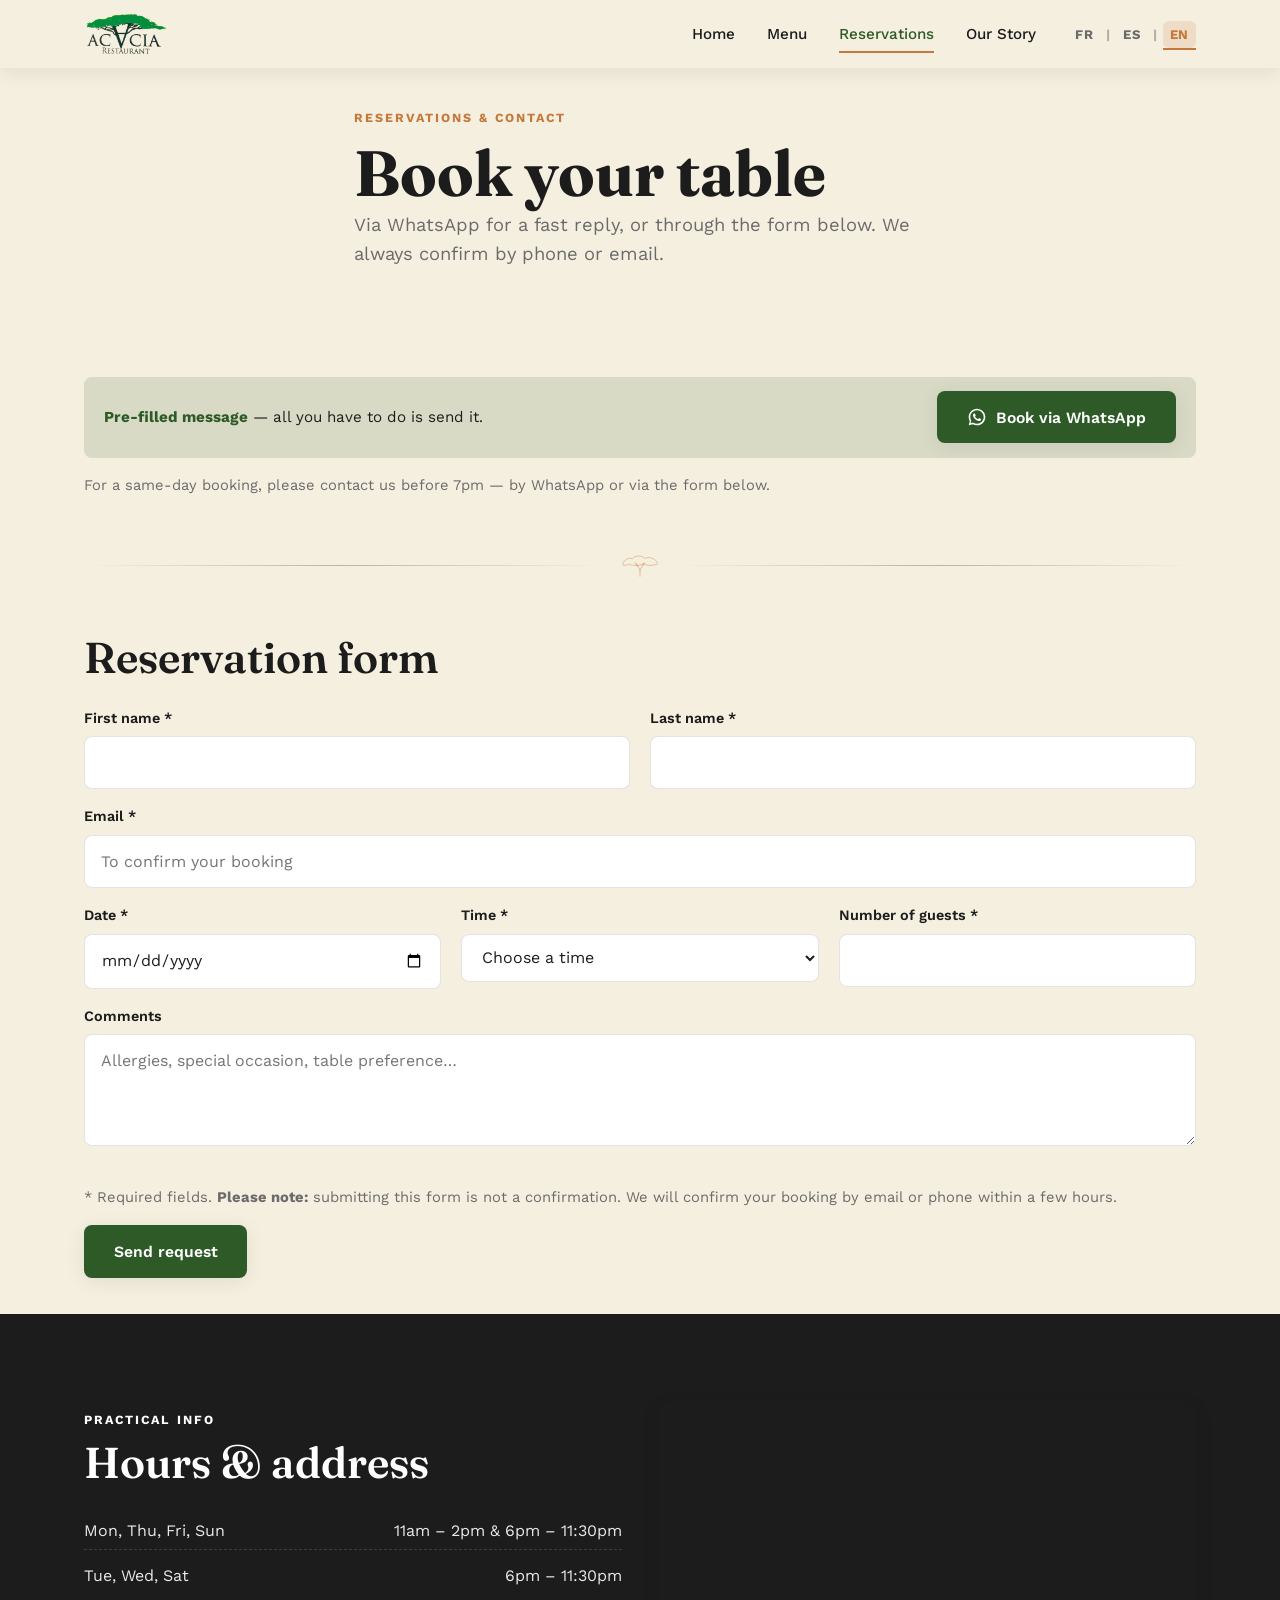
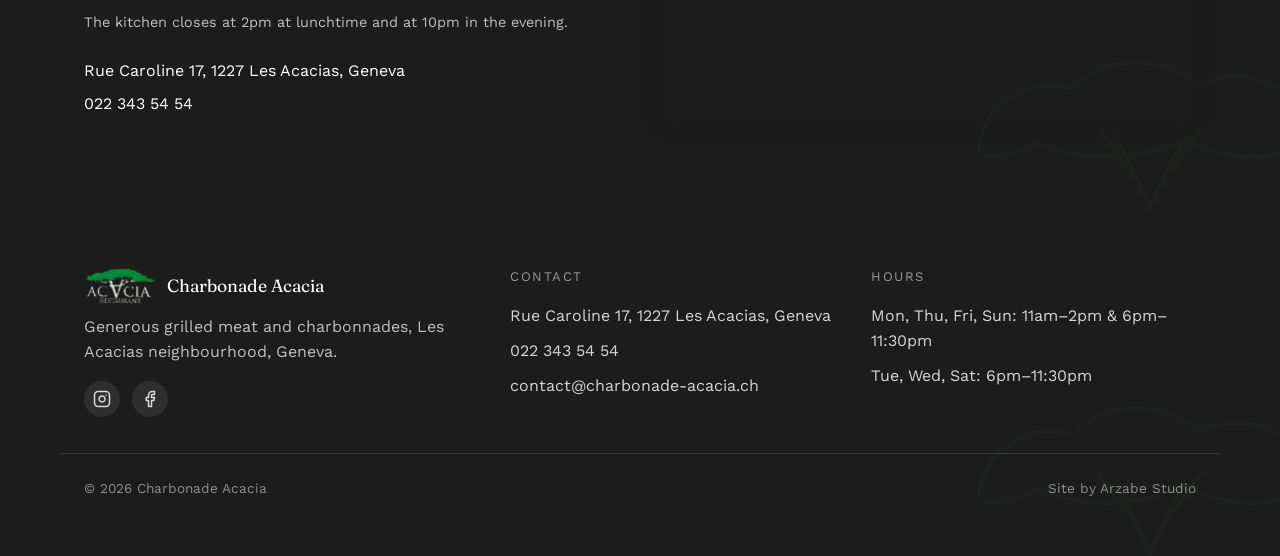
<file: en/reservation.html>
<!DOCTYPE html>
<html lang="en">
<head>
<meta charset="UTF-8">
<meta name="viewport" content="width=device-width, initial-scale=1.0">
<title>Reservations & Contact — Charbonade Acacia</title>
<meta name="description" content="Book a table at Charbonade Acacia, grilled meat and charbonnades in Geneva. Reservation form or direct WhatsApp message.">
<link rel="icon" href="/assets/favicon.png">
<link rel="preconnect" href="https://fonts.googleapis.com">
<link rel="preconnect" href="https://fonts.gstatic.com" crossorigin>
<link href="https://fonts.googleapis.com/css2?family=Fraunces:wght@600;700&family=Work+Sans:wght@400;500;600;700&display=swap" rel="stylesheet">
<link rel="stylesheet" href="/css/style.css">

<link rel="canonical" href="https://charbonade-acacia.ch/en/reservation.html">
<link rel="alternate" hreflang="fr" href="https://charbonade-acacia.ch/reservation.html">
<link rel="alternate" hreflang="es" href="https://charbonade-acacia.ch/es/reserva.html">
<link rel="alternate" hreflang="en" href="https://charbonade-acacia.ch/en/reservation.html">
<link rel="alternate" hreflang="x-default" href="https://charbonade-acacia.ch/reservation.html">
<meta property="og:type" content="website">
<meta property="og:site_name" content="Charbonade Acacia">
<meta property="og:locale" content="en_US">
<meta property="og:locale:alternate" content="fr_CH">
<meta property="og:locale:alternate" content="es_ES">
<meta property="og:title" content="Reservations &amp; Contact — Charbonade Acacia">
<meta property="og:description" content="Book a table at Charbonade Acacia, grilled meat and charbonnades in Geneva. Reservation form or direct WhatsApp message.">
<meta property="og:url" content="https://charbonade-acacia.ch/en/reservation.html">
<meta property="og:image" content="https://charbonade-acacia.ch/assets/images/pres-charbo.jpg">
<meta name="twitter:card" content="summary_large_image">
<meta name="twitter:title" content="Reservations &amp; Contact — Charbonade Acacia">
<meta name="twitter:description" content="Book a table at Charbonade Acacia, grilled meat and charbonnades in Geneva. Reservation form or direct WhatsApp message.">
<meta name="twitter:image" content="https://charbonade-acacia.ch/assets/images/pres-charbo.jpg">
<script type="application/ld+json">
{
  "@context": "https://schema.org",
  "@type": "Restaurant",
  "@id": "https://charbonade-acacia.ch/#restaurant",
  "name": "Charbonade Acacia",
  "image": "https://charbonade-acacia.ch/assets/images/pres-charbo.jpg",
  "url": "https://charbonade-acacia.ch/en/",
  "telephone": "+41223435454",
  "servesCuisine": "Grill & charbonnades",
  "priceRange": "CHF 20-40",
  "address": {
    "@type": "PostalAddress",
    "streetAddress": "Rue Caroline 17",
    "postalCode": "1227",
    "addressLocality": "Genève",
    "addressCountry": "CH"
  },
  "menu": "https://charbonade-acacia.ch/en/menu.html",
  "acceptsReservations": "True",
  "openingHoursSpecification": [
    {
      "@type": "OpeningHoursSpecification",
      "dayOfWeek": ["Monday", "Thursday", "Friday", "Sunday"],
      "opens": "11:00",
      "closes": "14:00"
    },
    {
      "@type": "OpeningHoursSpecification",
      "dayOfWeek": ["Monday", "Tuesday", "Wednesday", "Thursday", "Friday", "Saturday", "Sunday"],
      "opens": "18:00",
      "closes": "23:30"
    }
  ]
}
</script>
</head>
<body>

<svg style="position:absolute;width:0;height:0" aria-hidden="true" focusable="false">
  <symbol id="acacia-motif" viewBox="0 0 240 150">
    <path d="M12,72 C18,42 45,28 72,36 C88,14 132,14 150,34 C178,20 212,34 228,58 C234,68 226,78 210,74 C192,82 162,80 142,68 C112,82 72,82 50,70 C30,80 10,82 12,72 Z" fill="none" stroke="currentColor" stroke-width="2.5"/>
    <path d="M120,148 L120,110 M120,110 L98,66 M120,110 L142,66 M104,84 L88,60 M136,84 L152,60" fill="none" stroke="currentColor" stroke-width="2.5" stroke-linecap="round"/>
  </symbol>
</svg>

<header class="site-header">
  <div class="container nav">
    <a class="nav__brand" href="/en/index.html">
      <img src="/assets/logo.png" alt="Restaurant Acacia">
    </a>
    <button class="nav__toggle" id="navToggle" aria-expanded="false" aria-controls="navLinks" aria-label="Open menu">
      <span></span><span></span><span></span>
    </button>
    <nav class="nav__links" id="navLinks">
      <a href="/en/index.html">Home</a>
      <a href="/en/menu.html">Menu</a>
      <a href="/en/reservation.html" class="is-active">Reservations</a>
      <a href="/en/story.html">Our Story</a>
      <div class="nav__lang">
        <a href="/reservation.html">FR</a>
        <span class="nav__lang-sep">|</span>
        <a href="/es/reserva.html">ES</a>
        <span class="nav__lang-sep">|</span>
        <a href="/en/reservation.html" class="is-active">EN</a>
      </div>
    </nav>
  </div>
</header>

<main>

  <section class="section section--tight">
    <div class="container section-head reveal">
      <p class="eyebrow">Reservations &amp; Contact</p>
      <h1>Book your table</h1>
      <p class="lede">Via WhatsApp for a fast reply, or through the form below. We always confirm by phone or email.</p>
    </div>
  </section>

  <section class="section--tight">
    <div class="container">

      <div class="reservation-express reveal">
        <p><strong>Pre-filled message</strong> — all you have to do is send it.</p>
        <a class="btn btn--whatsapp" id="whatsapp-cta" data-wa-message="Hello, I'd like to book a table for ___ people on ___ at ___. Thank you!">
          <svg viewBox="0 0 24 24" fill="currentColor" aria-hidden="true"><path d="M12 2C6.48 2 2 6.48 2 12c0 1.85.5 3.58 1.36 5.07L2 22l5.07-1.33A9.94 9.94 0 0 0 12 22c5.52 0 10-4.48 10-10S17.52 2 12 2zm0 18c-1.6 0-3.1-.43-4.4-1.19l-.31-.18-3.01.79.8-2.94-.2-.31A7.93 7.93 0 0 1 4 12c0-4.41 3.59-8 8-8s8 3.59 8 8-3.59 8-8 8zm4.38-5.86c-.24-.12-1.42-.7-1.64-.78-.22-.08-.38-.12-.54.12-.16.24-.62.78-.76.94-.14.16-.28.18-.52.06-.24-.12-1.01-.37-1.92-1.18-.71-.63-1.19-1.41-1.33-1.65-.14-.24-.01-.37.11-.49.11-.11.24-.28.36-.42.12-.14.16-.24.24-.4.08-.16.04-.3-.02-.42-.06-.12-.54-1.3-.74-1.78-.19-.46-.39-.4-.54-.4-.14 0-.3-.02-.46-.02s-.42.06-.64.3c-.22.24-.85.83-.85 2.02 0 1.19.87 2.34.99 2.5.12.16 1.71 2.61 4.14 3.66.58.25 1.03.4 1.38.51.58.18 1.11.16 1.53.1.47-.07 1.42-.58 1.62-1.14.2-.56.2-1.04.14-1.14-.06-.1-.22-.16-.46-.28z"/></svg>
          Book via WhatsApp
        </a>
      </div>

      <p class="form-note">For a same-day booking, please contact us before 7pm — by WhatsApp or via the form below.</p>

      <div class="divider--acacia" role="separator" aria-hidden="true">
        <svg class="motif" viewBox="0 0 240 150"><use href="#acacia-motif"></use></svg>
      </div>

      <div class="reveal reveal--delay-1">
        <h2>Reservation form</h2>
        <form name="booking" method="POST" data-netlify="true" netlify-honeypot="bot-field" class="stack">
          <input type="hidden" name="form-name" value="booking">
          <p class="visually-hidden">
            <label>Leave this field blank if you're human: <input name="bot-field"></label>
          </p>

          <div class="form-grid form-grid--2">
            <div class="field">
              <label for="firstname">First name *</label>
              <input type="text" id="firstname" name="firstname" required>
            </div>
            <div class="field">
              <label for="lastname">Last name *</label>
              <input type="text" id="lastname" name="lastname" required>
            </div>
          </div>

          <div class="field">
            <label for="email">Email *</label>
            <input type="email" id="email" name="email" required placeholder="To confirm your booking">
          </div>

          <div class="form-grid form-grid--3">
            <div class="field">
              <label for="date">Date *</label>
              <input type="date" id="date" name="date" required>
            </div>
            <div class="field">
              <label for="time">Time *</label>
              <select id="time" name="time" required>
                <option value="" disabled selected>Choose a time</option>
                <optgroup label="Lunch">
                  <option value="11:30">11:30am</option>
                  <option value="12:00">12:00pm</option>
                  <option value="12:30">12:30pm</option>
                  <option value="13:00">1:00pm</option>
                  <option value="13:30">1:30pm</option>
                </optgroup>
                <optgroup label="Dinner">
                  <option value="18:30">6:30pm</option>
                  <option value="19:00">7:00pm</option>
                  <option value="19:30">7:30pm</option>
                  <option value="20:00">8:00pm</option>
                  <option value="20:30">8:30pm</option>
                  <option value="21:00">9:00pm</option>
                </optgroup>
              </select>
            </div>
            <div class="field">
              <label for="guests">Number of guests *</label>
              <input type="number" id="guests" name="guests" min="1" max="20" required>
            </div>
          </div>

          <div class="field">
            <label for="comments">Comments</label>
            <textarea id="comments" name="comments" placeholder="Allergies, special occasion, table preference…"></textarea>
          </div>

          <p class="form-note">* Required fields. <strong>Please note:</strong> submitting this form is not a confirmation. We will confirm your booking by email or phone within a few hours.</p>

          <p><button type="submit" class="btn btn--primary">Send request</button></p>
        </form>
      </div>

    </div>
  </section>

  <section class="section section--dark">
    <svg class="motif motif--watermark" aria-hidden="true" viewBox="0 0 240 150"><use href="#acacia-motif"></use></svg>
    <div class="container grid-2 grid-2--align-center">
      <div class="reveal">
        <p class="eyebrow">Practical info</p>
        <h2>Hours &amp; address</h2>
        <div class="hours-table">
          <div class="hours-table__row"><span>Mon, Thu, Fri, Sun</span><span>11am – 2pm &amp; 6pm – 11:30pm</span></div>
          <div class="hours-table__row"><span>Tue, Wed, Sat</span><span>6pm – 11:30pm</span></div>
        </div>
        <p style="margin-top:var(--space-2); color:rgba(255,255,255,.72); font-size:0.9rem;">The kitchen closes at 2pm at lunchtime and at 10pm in the evening.</p>        <p style="margin-top:var(--space-3)">Rue Caroline 17, 1227 Les Acacias, Geneva</p>
        <p style="margin-top:var(--space-1)"><a href="tel:+41223435454" style="color:var(--color-white)">022 343 54 54</a></p>
      </div>
      <div class="reveal reveal--delay-1 map-frame">
        <iframe src="https://www.google.com/maps?q=Rue+Caroline+17,+1227+Les+Acacias,+Genève&output=embed" loading="lazy" referrerpolicy="no-referrer-when-downgrade" title="Restaurant Acacia location"></iframe>
      </div>
    </div>
  </section>

</main>

<footer class="site-footer">
  <svg class="motif motif--watermark" aria-hidden="true" viewBox="0 0 240 150"><use href="#acacia-motif"></use></svg>
  <div class="container footer__grid">
    <div>
      <div class="footer__brand">
        <img src="/assets/logo-light.png" alt="">
        <span>Charbonade Acacia</span>
      </div>
      <p style="color:rgba(255,255,255,.72)">Generous grilled meat and charbonnades, Les Acacias neighbourhood, Geneva.</p>
      <div class="footer__social">
        <a href="https://www.instagram.com/restaurant_acacia/" target="_blank" rel="noopener" aria-label="Instagram">
          <svg viewBox="0 0 24 24" fill="none" stroke="currentColor" stroke-width="2" stroke-linecap="round" stroke-linejoin="round" aria-hidden="true"><rect x="2" y="2" width="20" height="20" rx="5" ry="5"></rect><path d="M16 11.37A4 4 0 1 1 12.63 8 4 4 0 0 1 16 11.37z"></path><line x1="17.5" y1="6.5" x2="17.5" y2="6.5"></line></svg>
        </a>
        <a href="https://www.facebook.com/p/Restaurant-Acacia-100063478602699/" target="_blank" rel="noopener" aria-label="Facebook">
          <svg viewBox="0 0 24 24" fill="none" stroke="currentColor" stroke-width="2" stroke-linecap="round" stroke-linejoin="round" aria-hidden="true"><path d="M18 2h-3a5 5 0 0 0-5 5v3H7v4h3v8h4v-8h3l1-4h-4V7a1 1 0 0 1 1-1h3z"></path></svg>
        </a>
      </div>
    </div>
    <div>
      <p class="footer__title">Contact</p>
      <div class="footer__list">
        <span>Rue Caroline 17, 1227 Les Acacias, Geneva</span>
        <a href="tel:+41223435454">022 343 54 54</a>
        <!-- TODO: activate the real email link -->
        <a href="mailto:contact@charbonade-acacia.ch">contact@charbonade-acacia.ch</a>
        <!-- /TODO -->
      </div>
    </div>
    <div>
      <p class="footer__title">Hours</p>
      <div class="footer__list">
        <span>Mon, Thu, Fri, Sun: 11am–2pm &amp; 6pm–11:30pm</span>
        <span>Tue, Wed, Sat: 6pm–11:30pm</span>
      </div>
    </div>
  </div>
  <div class="container footer__bottom cluster" style="justify-content:space-between">
    <span>© 2026 Charbonade Acacia</span>
    <span>Site by <a href="https://arzabe-studio.ch" target="_blank" rel="noopener">Arzabe Studio</a></span>
  </div>
</footer>

<script src="/js/main.js" defer></script>
</body>
</html>
</file>
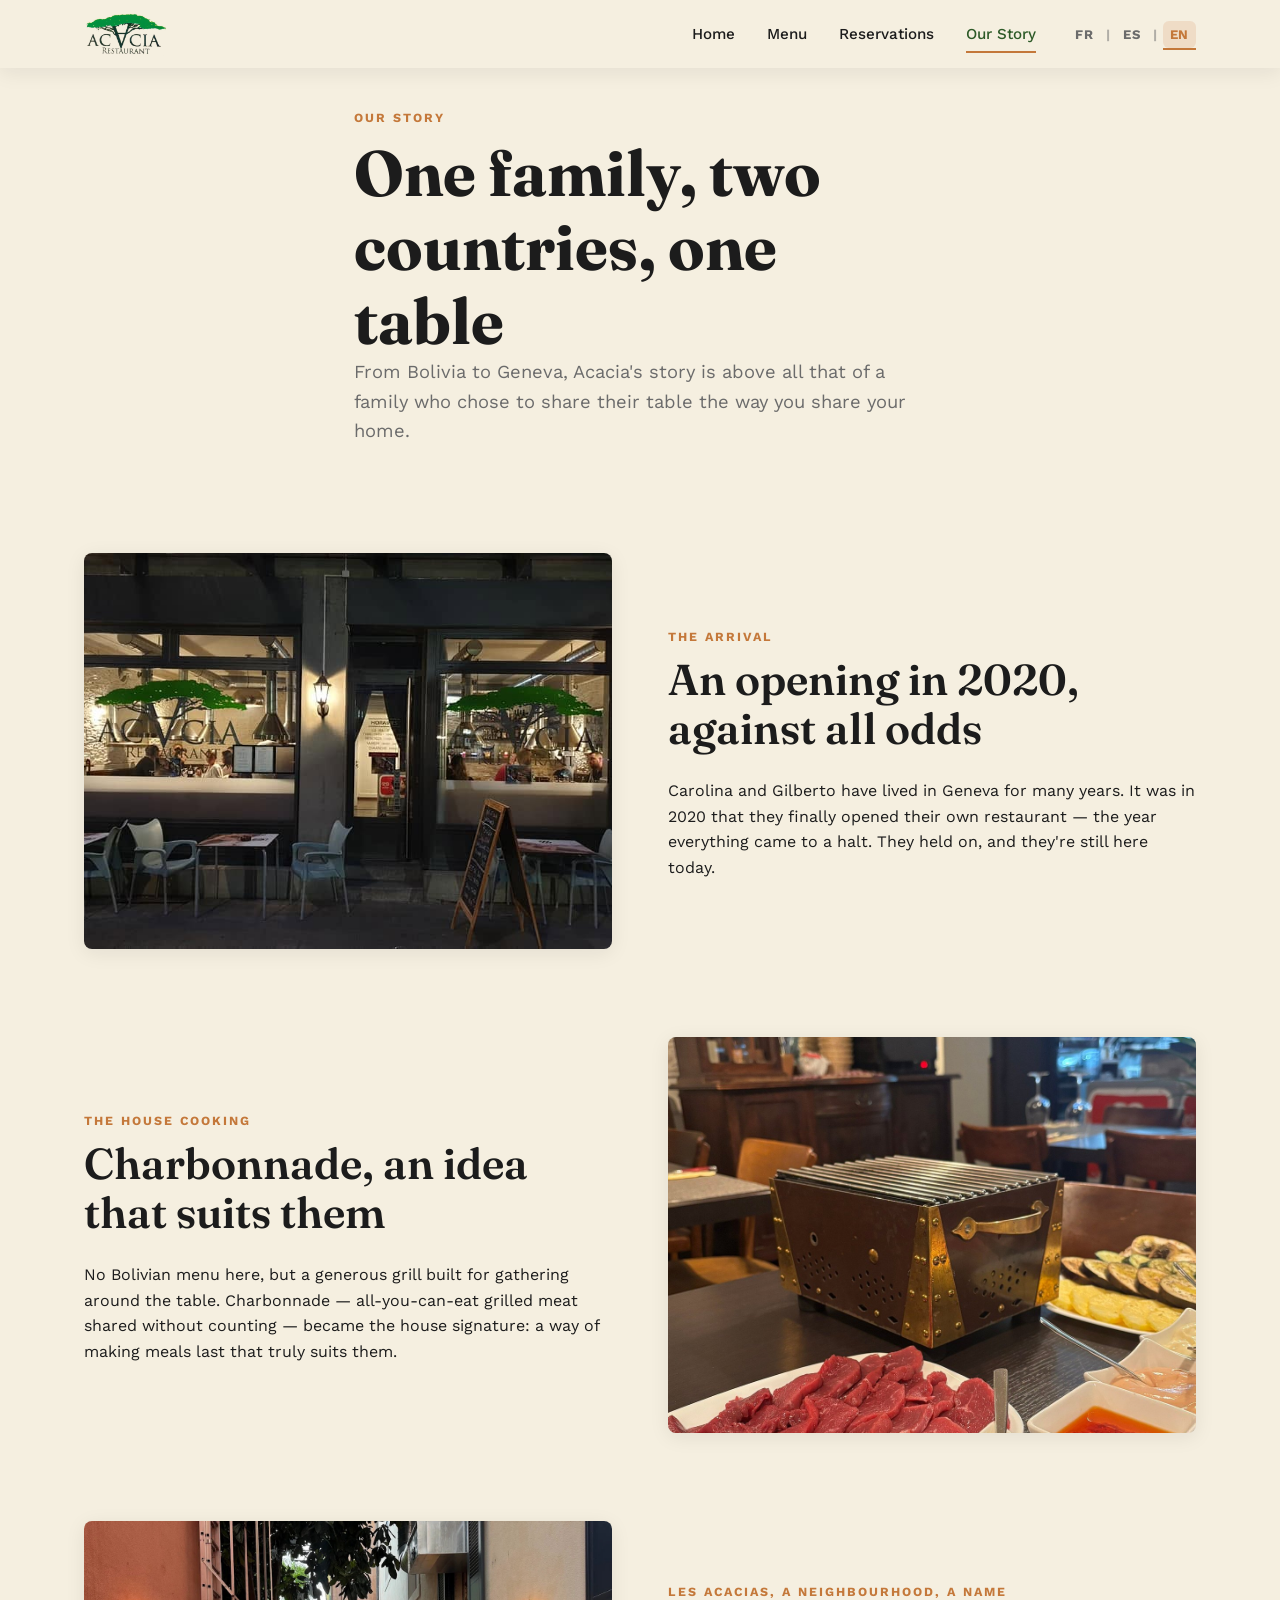
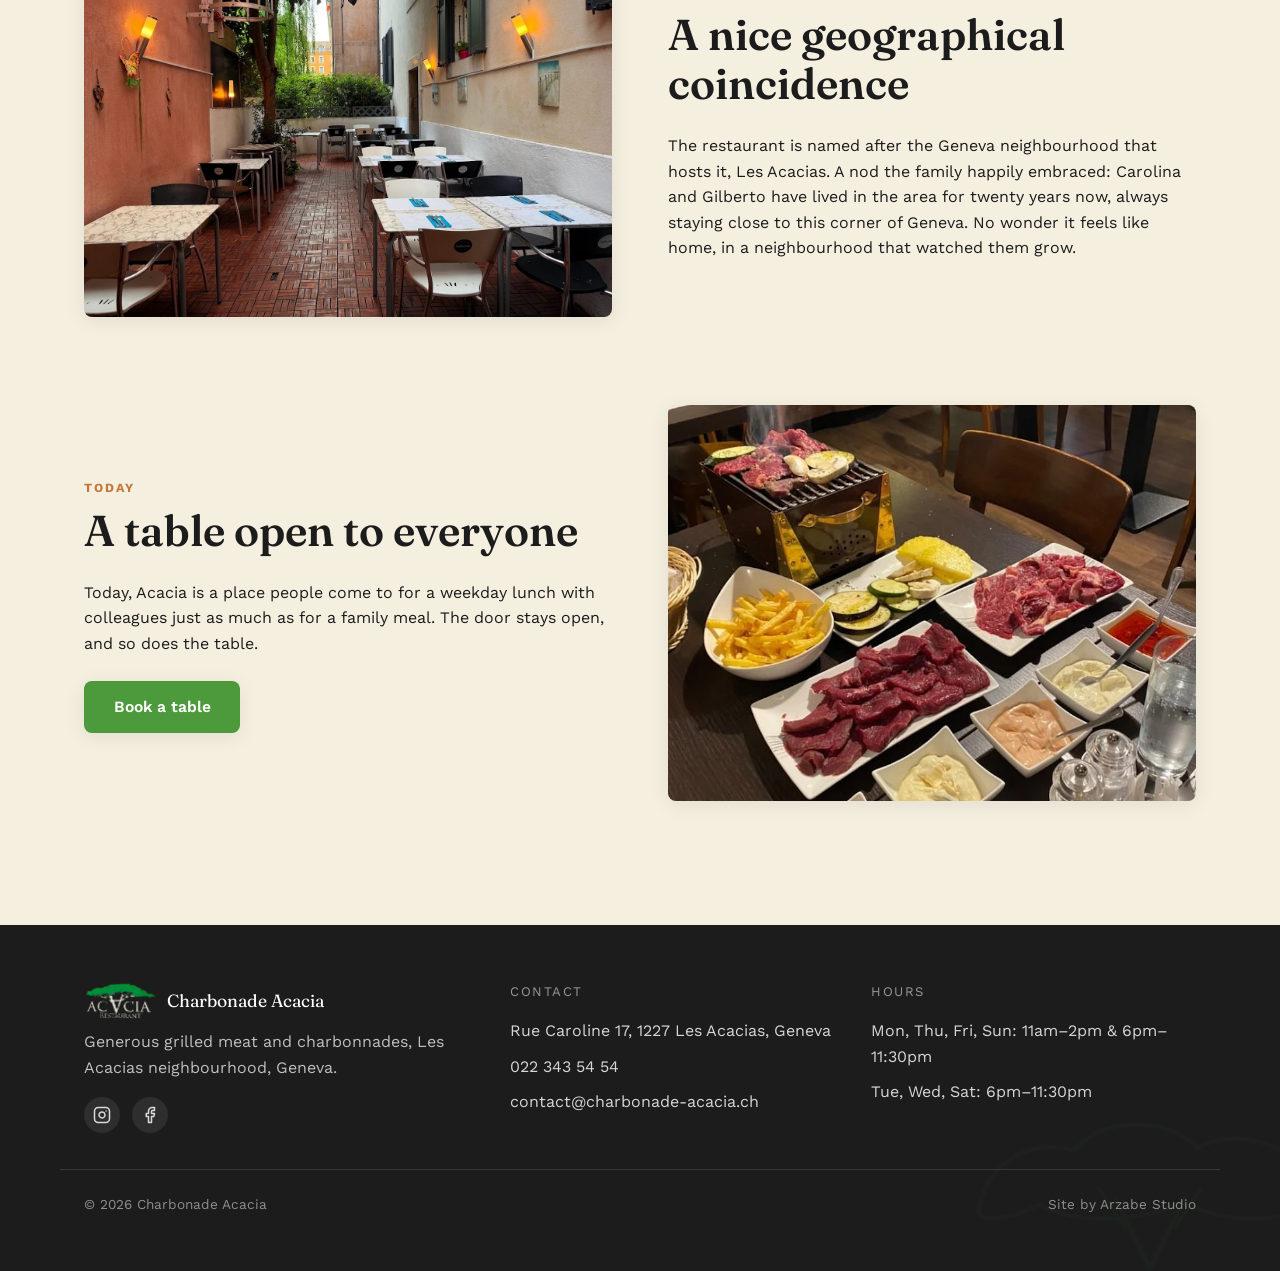
<file: en/story.html>
<!DOCTYPE html>
<html lang="en">
<head>
<meta charset="UTF-8">
<meta name="viewport" content="width=device-width, initial-scale=1.0">
<title>Our Story — Charbonade Acacia</title>
<meta name="description" content="The story of the family behind Charbonade Acacia, grill and charbonnades in the heart of the Les Acacias neighbourhood in Geneva.">
<link rel="icon" href="/assets/favicon.png">
<link rel="preconnect" href="https://fonts.googleapis.com">
<link rel="preconnect" href="https://fonts.gstatic.com" crossorigin>
<link href="https://fonts.googleapis.com/css2?family=Fraunces:wght@600;700&family=Work+Sans:wght@400;500;600;700&display=swap" rel="stylesheet">
<link rel="stylesheet" href="/css/style.css">

<link rel="canonical" href="https://charbonade-acacia.ch/en/story.html">
<link rel="alternate" hreflang="fr" href="https://charbonade-acacia.ch/histoire.html">
<link rel="alternate" hreflang="es" href="https://charbonade-acacia.ch/es/historia.html">
<link rel="alternate" hreflang="en" href="https://charbonade-acacia.ch/en/story.html">
<link rel="alternate" hreflang="x-default" href="https://charbonade-acacia.ch/histoire.html">
<meta property="og:type" content="website">
<meta property="og:site_name" content="Charbonade Acacia">
<meta property="og:locale" content="en_US">
<meta property="og:locale:alternate" content="fr_CH">
<meta property="og:locale:alternate" content="es_ES">
<meta property="og:title" content="Our Story — Charbonade Acacia">
<meta property="og:description" content="The story of the family behind Charbonade Acacia, grill and charbonnades in the heart of the Les Acacias neighbourhood in Geneva.">
<meta property="og:url" content="https://charbonade-acacia.ch/en/story.html">
<meta property="og:image" content="https://charbonade-acacia.ch/assets/images/table.jpg">
<meta name="twitter:card" content="summary_large_image">
<meta name="twitter:title" content="Our Story — Charbonade Acacia">
<meta name="twitter:description" content="The story of the family behind Charbonade Acacia, grill and charbonnades in the heart of the Les Acacias neighbourhood in Geneva.">
<meta name="twitter:image" content="https://charbonade-acacia.ch/assets/images/table.jpg">
<script type="application/ld+json">
{
  "@context": "https://schema.org",
  "@type": "Restaurant",
  "@id": "https://charbonade-acacia.ch/#restaurant",
  "name": "Charbonade Acacia",
  "image": "https://charbonade-acacia.ch/assets/images/pres-charbo.jpg",
  "url": "https://charbonade-acacia.ch/en/",
  "telephone": "+41223435454",
  "servesCuisine": "Grill & charbonnades",
  "priceRange": "CHF 20-40",
  "address": {
    "@type": "PostalAddress",
    "streetAddress": "Rue Caroline 17",
    "postalCode": "1227",
    "addressLocality": "Genève",
    "addressCountry": "CH"
  },
  "menu": "https://charbonade-acacia.ch/en/menu.html",
  "acceptsReservations": "True",
  "openingHoursSpecification": [
    {
      "@type": "OpeningHoursSpecification",
      "dayOfWeek": ["Monday", "Thursday", "Friday", "Sunday"],
      "opens": "11:00",
      "closes": "14:00"
    },
    {
      "@type": "OpeningHoursSpecification",
      "dayOfWeek": ["Monday", "Tuesday", "Wednesday", "Thursday", "Friday", "Saturday", "Sunday"],
      "opens": "18:00",
      "closes": "23:30"
    }
  ]
}
</script>
</head>
<body>

<svg style="position:absolute;width:0;height:0" aria-hidden="true" focusable="false">
  <symbol id="acacia-motif" viewBox="0 0 240 150">
    <path d="M12,72 C18,42 45,28 72,36 C88,14 132,14 150,34 C178,20 212,34 228,58 C234,68 226,78 210,74 C192,82 162,80 142,68 C112,82 72,82 50,70 C30,80 10,82 12,72 Z" fill="none" stroke="currentColor" stroke-width="2.5"/>
    <path d="M120,148 L120,110 M120,110 L98,66 M120,110 L142,66 M104,84 L88,60 M136,84 L152,60" fill="none" stroke="currentColor" stroke-width="2.5" stroke-linecap="round"/>
  </symbol>
</svg>

<header class="site-header">
  <div class="container nav">
    <a class="nav__brand" href="/en/index.html">
      <img src="/assets/logo.png" alt="Restaurant Acacia">
    </a>
    <button class="nav__toggle" id="navToggle" aria-expanded="false" aria-controls="navLinks" aria-label="Open menu">
      <span></span><span></span><span></span>
    </button>
    <nav class="nav__links" id="navLinks">
      <a href="/en/index.html">Home</a>
      <a href="/en/menu.html">Menu</a>
      <a href="/en/reservation.html">Reservations</a>
      <a href="/en/story.html" class="is-active">Our Story</a>
      <div class="nav__lang">
        <a href="/histoire.html">FR</a>
        <span class="nav__lang-sep">|</span>
        <a href="/es/historia.html">ES</a>
        <span class="nav__lang-sep">|</span>
        <a href="/en/story.html" class="is-active">EN</a>
      </div>
    </nav>
  </div>
</header>

<main>

  <section class="section section--tight">
    <div class="container section-head reveal">
      <p class="eyebrow">Our story</p>
      <h1>One family, two countries, one table</h1>
      <p class="lede">From Bolivia to Geneva, Acacia's story is above all that of a family who chose to share their table the way you share your home.</p>
    </div>
  </section>

  <!-- TODO: refine each part of the story with Carolina & Gilberto if needed (main tagline already validated) -->
  <section class="section section--tight">
    <div class="container">

      <div class="story-beat reveal">
        <div class="photo-frame story-beat__media">
          <img src="/assets/images/restau-soir.jpg" alt="The restaurant's façade at night">
        </div>
        <div>
          <p class="eyebrow">The arrival</p>
          <h2>An opening in 2020, against all odds</h2>
          <p>Carolina and Gilberto have lived in Geneva for many years. It was in 2020 that they finally opened their own restaurant — the year everything came to a halt. They held on, and they're still here today.</p>
        </div>
      </div>

      <div class="story-beat story-beat--reverse reveal">
        <div class="photo-frame story-beat__media">
          <img src="/assets/images/charbonade.jpg" alt="The charbonade grill, meat and sauces ready at the table">
        </div>
        <div>
          <p class="eyebrow">The house cooking</p>
          <h2>Charbonnade, an idea that suits them</h2>
          <p>No Bolivian menu here, but a generous grill built for gathering around the table. Charbonnade — all-you-can-eat grilled meat shared without counting — became the house signature: a way of making meals last that truly suits them.</p>
        </div>
      </div>

      <div class="story-beat reveal">
        <div class="photo-frame story-beat__media">
          <img src="/assets/images/terrasse.png" alt="The restaurant's terrace during the day">
        </div>
        <div>
          <p class="eyebrow">Les Acacias, a neighbourhood, a name</p>
          <h2>A nice geographical coincidence</h2>
          <p>The restaurant is named after the Geneva neighbourhood that hosts it, Les Acacias. A nod the family happily embraced: Carolina and Gilberto have lived in the area for twenty years now, always staying close to this corner of Geneva. No wonder it feels like home, in a neighbourhood that watched them grow.</p>
        </div>
      </div>

      <div class="story-beat story-beat--reverse reveal">
        <div class="photo-frame story-beat__media">
          <img src="/assets/images/table.png" alt="A table set and ready to welcome guests">
        </div>
        <div>
          <p class="eyebrow">Today</p>
          <h2>A table open to everyone</h2>
          <p>Today, Acacia is a place people come to for a weekday lunch with colleagues just as much as for a family meal. The door stays open, and so does the table.</p>
          <p style="margin-top:var(--space-3)"><a href="/en/reservation.html" class="btn btn--ember">Book a table</a></p>
        </div>
      </div>

    </div>
  </section>
  <!-- /TODO -->

</main>

<footer class="site-footer">
  <svg class="motif motif--watermark" aria-hidden="true" viewBox="0 0 240 150"><use href="#acacia-motif"></use></svg>
  <div class="container footer__grid">
    <div>
      <div class="footer__brand">
        <img src="/assets/logo-light.png" alt="">
        <span>Charbonade Acacia</span>
      </div>
      <p style="color:rgba(255,255,255,.72)">Generous grilled meat and charbonnades, Les Acacias neighbourhood, Geneva.</p>
      <div class="footer__social">
        <a href="https://www.instagram.com/restaurant_acacia/" target="_blank" rel="noopener" aria-label="Instagram">
          <svg viewBox="0 0 24 24" fill="none" stroke="currentColor" stroke-width="2" stroke-linecap="round" stroke-linejoin="round" aria-hidden="true"><rect x="2" y="2" width="20" height="20" rx="5" ry="5"></rect><path d="M16 11.37A4 4 0 1 1 12.63 8 4 4 0 0 1 16 11.37z"></path><line x1="17.5" y1="6.5" x2="17.5" y2="6.5"></line></svg>
        </a>
        <a href="https://www.facebook.com/p/Restaurant-Acacia-100063478602699/" target="_blank" rel="noopener" aria-label="Facebook">
          <svg viewBox="0 0 24 24" fill="none" stroke="currentColor" stroke-width="2" stroke-linecap="round" stroke-linejoin="round" aria-hidden="true"><path d="M18 2h-3a5 5 0 0 0-5 5v3H7v4h3v8h4v-8h3l1-4h-4V7a1 1 0 0 1 1-1h3z"></path></svg>
        </a>
      </div>
    </div>
    <div>
      <p class="footer__title">Contact</p>
      <div class="footer__list">
        <span>Rue Caroline 17, 1227 Les Acacias, Geneva</span>
        <a href="tel:+41223435454">022 343 54 54</a>
        <!-- TODO: activate the real email link -->
        <a href="mailto:contact@charbonade-acacia.ch">contact@charbonade-acacia.ch</a>
        <!-- /TODO -->
      </div>
    </div>
    <div>
      <p class="footer__title">Hours</p>
      <div class="footer__list">
        <span>Mon, Thu, Fri, Sun: 11am–2pm &amp; 6pm–11:30pm</span>
        <span>Tue, Wed, Sat: 6pm–11:30pm</span>
      </div>
    </div>
  </div>
  <div class="container footer__bottom cluster" style="justify-content:space-between">
    <span>© 2026 Charbonade Acacia</span>
    <span>Site by <a href="https://arzabe-studio.ch" target="_blank" rel="noopener">Arzabe Studio</a></span>
  </div>
</footer>

<script src="/js/main.js" defer></script>
</body>
</html>
</file>
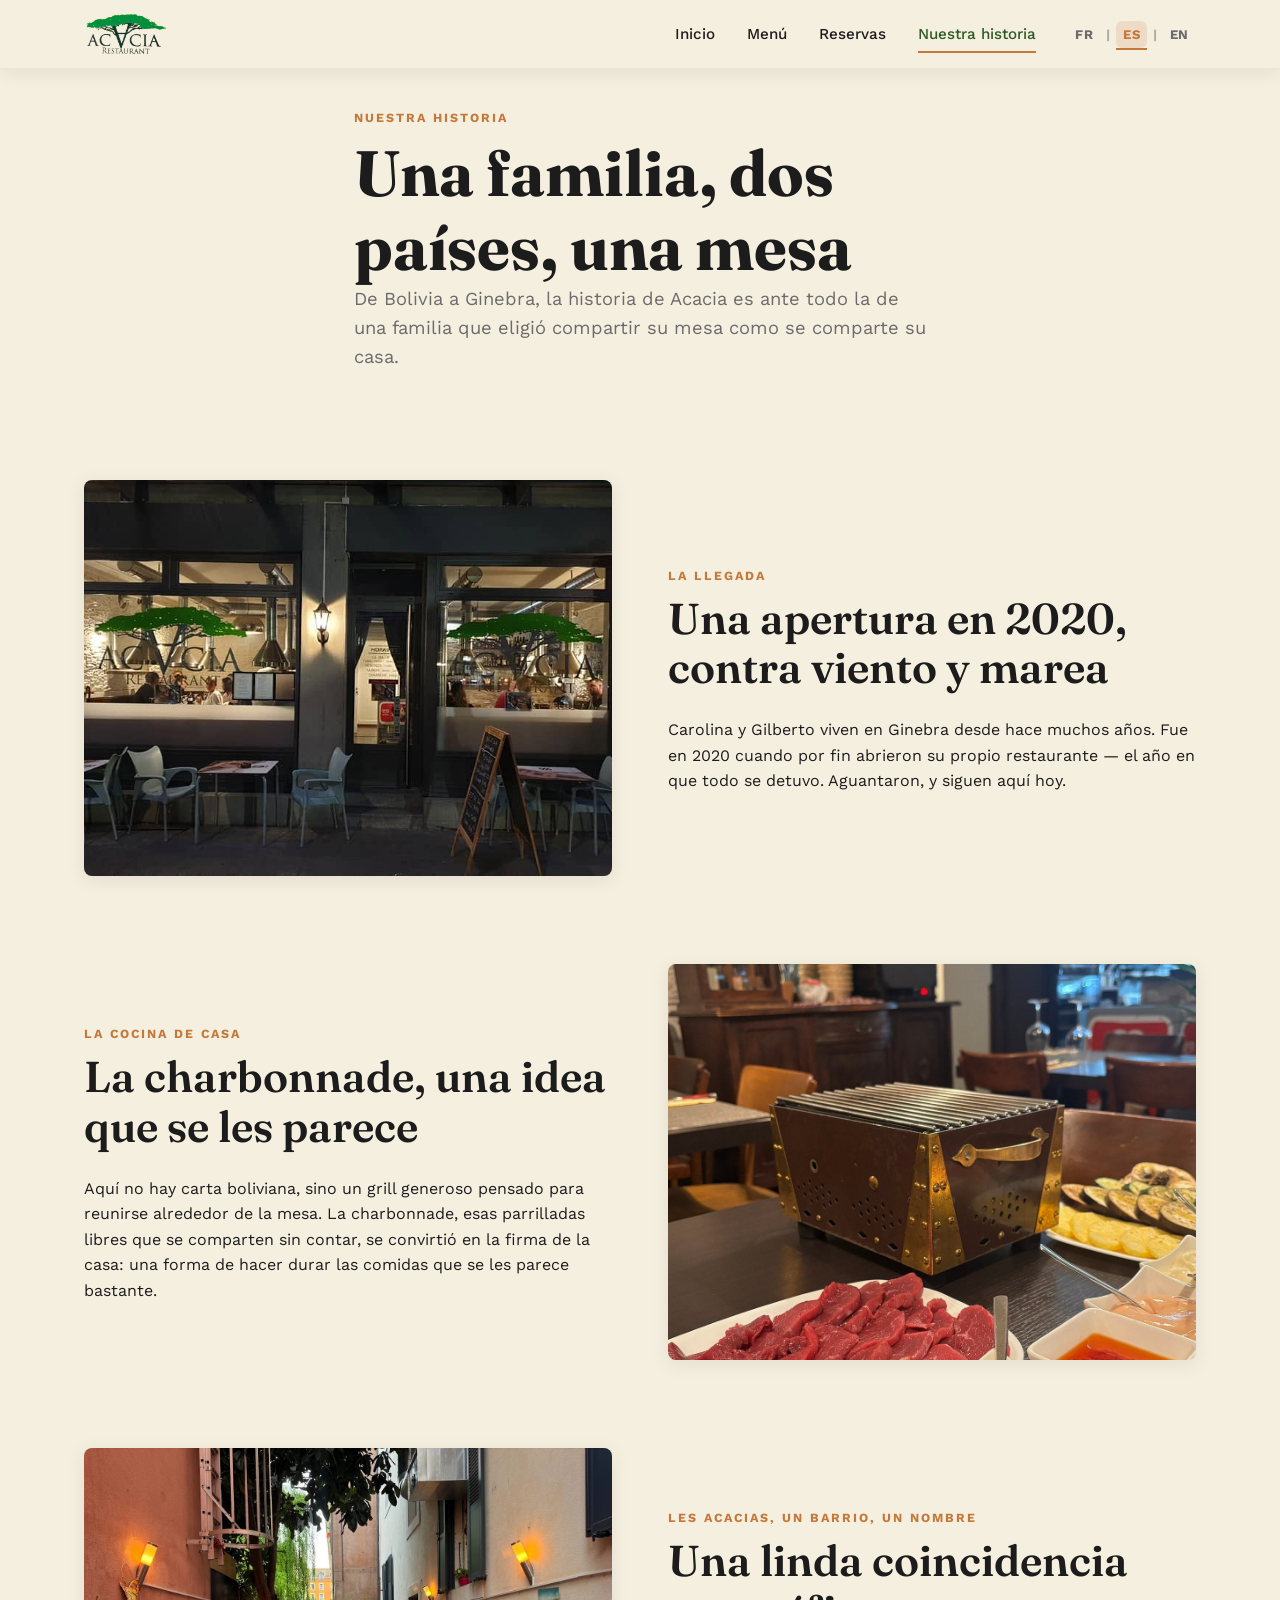
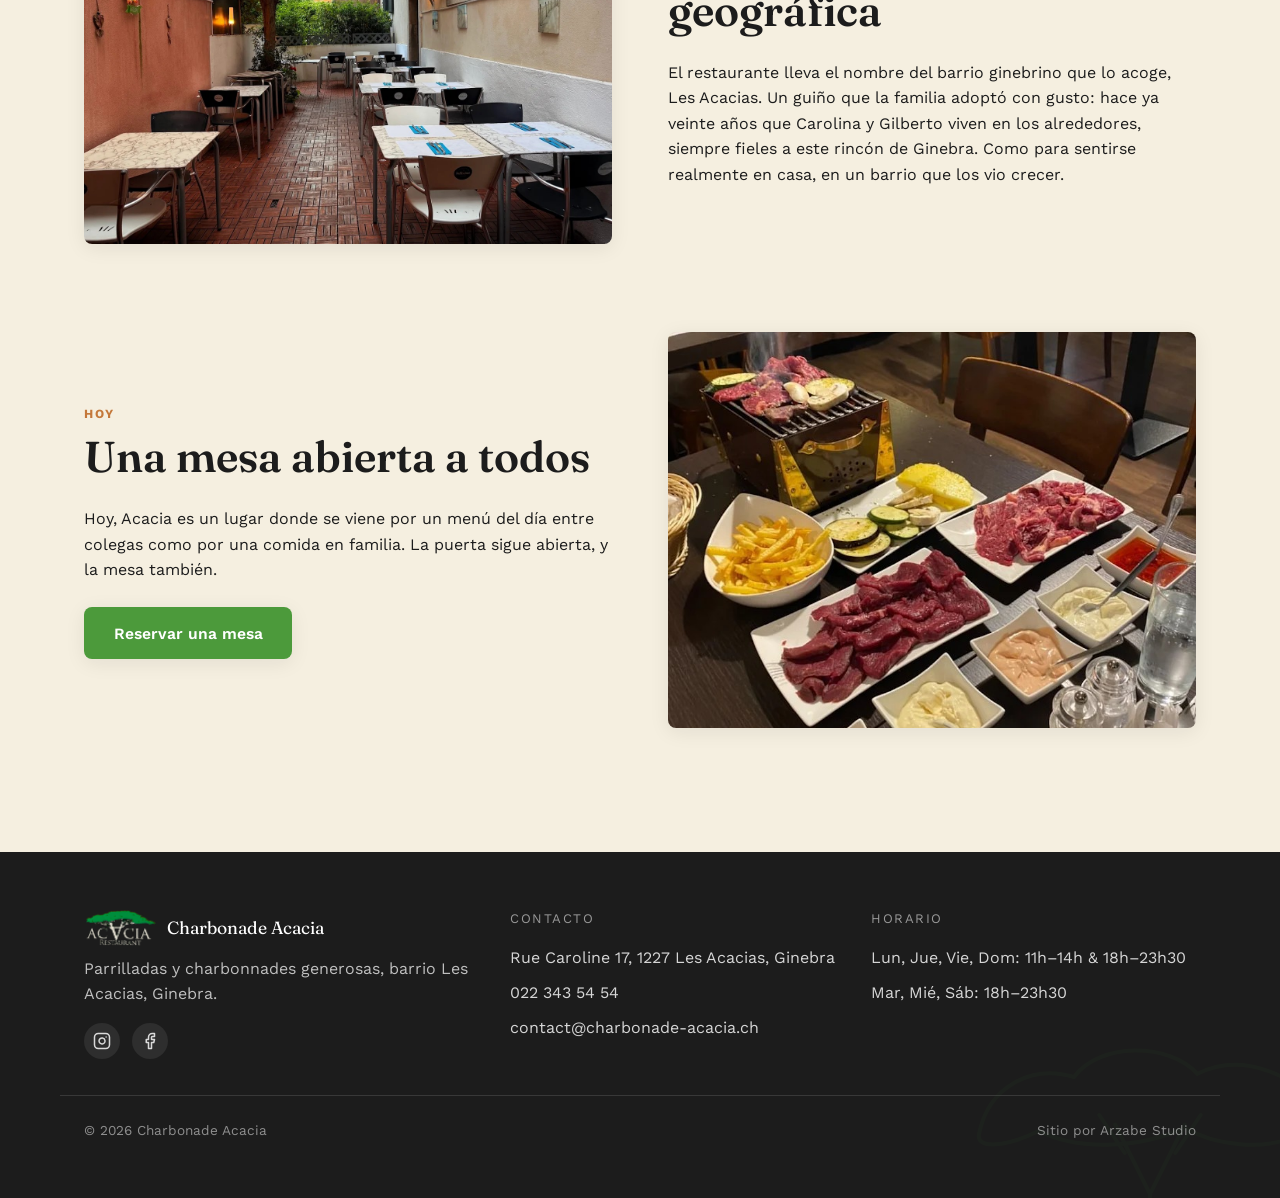
<file: es/historia.html>
<!DOCTYPE html>
<html lang="es">
<head>
<meta charset="UTF-8">
<meta name="viewport" content="width=device-width, initial-scale=1.0">
<title>Nuestra historia — Charbonade Acacia</title>
<meta name="description" content="La historia de la familia y de Charbonade Acacia, grill y charbonnades en el barrio Les Acacias de Ginebra.">
<link rel="icon" href="/assets/favicon.png">
<link rel="preconnect" href="https://fonts.googleapis.com">
<link rel="preconnect" href="https://fonts.gstatic.com" crossorigin>
<link href="https://fonts.googleapis.com/css2?family=Fraunces:wght@600;700&family=Work+Sans:wght@400;500;600;700&display=swap" rel="stylesheet">
<link rel="stylesheet" href="/css/style.css">

<link rel="canonical" href="https://charbonade-acacia.ch/es/historia.html">
<link rel="alternate" hreflang="fr" href="https://charbonade-acacia.ch/histoire.html">
<link rel="alternate" hreflang="es" href="https://charbonade-acacia.ch/es/historia.html">
<link rel="alternate" hreflang="en" href="https://charbonade-acacia.ch/en/story.html">
<link rel="alternate" hreflang="x-default" href="https://charbonade-acacia.ch/histoire.html">
<meta property="og:type" content="website">
<meta property="og:site_name" content="Charbonade Acacia">
<meta property="og:locale" content="es_ES">
<meta property="og:locale:alternate" content="fr_CH">
<meta property="og:locale:alternate" content="en_US">
<meta property="og:title" content="Nuestra historia — Charbonade Acacia">
<meta property="og:description" content="La historia de la familia y de Charbonade Acacia, grill y charbonnades en el barrio Les Acacias de Ginebra.">
<meta property="og:url" content="https://charbonade-acacia.ch/es/historia.html">
<meta property="og:image" content="https://charbonade-acacia.ch/assets/images/table.jpg">
<meta name="twitter:card" content="summary_large_image">
<meta name="twitter:title" content="Nuestra historia — Charbonade Acacia">
<meta name="twitter:description" content="La historia de la familia y de Charbonade Acacia, grill y charbonnades en el barrio Les Acacias de Ginebra.">
<meta name="twitter:image" content="https://charbonade-acacia.ch/assets/images/table.jpg">
<script type="application/ld+json">
{
  "@context": "https://schema.org",
  "@type": "Restaurant",
  "@id": "https://charbonade-acacia.ch/#restaurant",
  "name": "Charbonade Acacia",
  "image": "https://charbonade-acacia.ch/assets/images/pres-charbo.jpg",
  "url": "https://charbonade-acacia.ch/es/",
  "telephone": "+41223435454",
  "servesCuisine": "Parrillada y charbonnades",
  "priceRange": "CHF 20-40",
  "address": {
    "@type": "PostalAddress",
    "streetAddress": "Rue Caroline 17",
    "postalCode": "1227",
    "addressLocality": "Genève",
    "addressCountry": "CH"
  },
  "menu": "https://charbonade-acacia.ch/es/menu.html",
  "acceptsReservations": "True",
  "openingHoursSpecification": [
    {
      "@type": "OpeningHoursSpecification",
      "dayOfWeek": ["Monday", "Thursday", "Friday", "Sunday"],
      "opens": "11:00",
      "closes": "14:00"
    },
    {
      "@type": "OpeningHoursSpecification",
      "dayOfWeek": ["Monday", "Tuesday", "Wednesday", "Thursday", "Friday", "Saturday", "Sunday"],
      "opens": "18:00",
      "closes": "23:30"
    }
  ]
}
</script>
</head>
<body>

<svg style="position:absolute;width:0;height:0" aria-hidden="true" focusable="false">
  <symbol id="acacia-motif" viewBox="0 0 240 150">
    <path d="M12,72 C18,42 45,28 72,36 C88,14 132,14 150,34 C178,20 212,34 228,58 C234,68 226,78 210,74 C192,82 162,80 142,68 C112,82 72,82 50,70 C30,80 10,82 12,72 Z" fill="none" stroke="currentColor" stroke-width="2.5"/>
    <path d="M120,148 L120,110 M120,110 L98,66 M120,110 L142,66 M104,84 L88,60 M136,84 L152,60" fill="none" stroke="currentColor" stroke-width="2.5" stroke-linecap="round"/>
  </symbol>
</svg>

<header class="site-header">
  <div class="container nav">
    <a class="nav__brand" href="/es/index.html">
      <img src="/assets/logo.png" alt="Restaurant Acacia">
    </a>
    <button class="nav__toggle" id="navToggle" aria-expanded="false" aria-controls="navLinks" aria-label="Abrir el menú">
      <span></span><span></span><span></span>
    </button>
    <nav class="nav__links" id="navLinks">
      <a href="/es/index.html">Inicio</a>
      <a href="/es/menu.html">Menú</a>
      <a href="/es/reserva.html">Reservas</a>
      <a href="/es/historia.html" class="is-active">Nuestra historia</a>
      <div class="nav__lang">
        <a href="/histoire.html">FR</a>
        <span class="nav__lang-sep">|</span>
        <a href="/es/historia.html" class="is-active">ES</a>
        <span class="nav__lang-sep">|</span>
        <a href="/en/story.html">EN</a>
      </div>
    </nav>
  </div>
</header>

<main>

  <section class="section section--tight">
    <div class="container section-head reveal">
      <p class="eyebrow">Nuestra historia</p>
      <h1>Una familia, dos países, una mesa</h1>
      <p class="lede">De Bolivia a Ginebra, la historia de Acacia es ante todo la de una familia que eligió compartir su mesa como se comparte su casa.</p>
    </div>
  </section>

  <!-- TODO: afinar cada tiempo del relato con Carolina y Gilberto si hace falta (título principal ya validado) -->
  <section class="section section--tight">
    <div class="container">

      <div class="story-beat reveal">
        <div class="photo-frame story-beat__media">
          <img src="/assets/images/restau-soir.jpg" alt="La fachada del restaurante, de noche">
        </div>
        <div>
          <p class="eyebrow">La llegada</p>
          <h2>Una apertura en 2020, contra viento y marea</h2>
          <p>Carolina y Gilberto viven en Ginebra desde hace muchos años. Fue en 2020 cuando por fin abrieron su propio restaurante — el año en que todo se detuvo. Aguantaron, y siguen aquí hoy.</p>
        </div>
      </div>

      <div class="story-beat story-beat--reverse reveal">
        <div class="photo-frame story-beat__media">
          <img src="/assets/images/charbonade.jpg" alt="La parrilla charbonade, carne y salsas listas en la mesa">
        </div>
        <div>
          <p class="eyebrow">La cocina de casa</p>
          <h2>La charbonnade, una idea que se les parece</h2>
          <p>Aquí no hay carta boliviana, sino un grill generoso pensado para reunirse alrededor de la mesa. La charbonnade, esas parrilladas libres que se comparten sin contar, se convirtió en la firma de la casa: una forma de hacer durar las comidas que se les parece bastante.</p>
        </div>
      </div>

      <div class="story-beat reveal">
        <div class="photo-frame story-beat__media">
          <img src="/assets/images/terrasse.png" alt="La terraza del restaurante de día">
        </div>
        <div>
          <p class="eyebrow">Les Acacias, un barrio, un nombre</p>
          <h2>Una linda coincidencia geográfica</h2>
          <p>El restaurante lleva el nombre del barrio ginebrino que lo acoge, Les Acacias. Un guiño que la familia adoptó con gusto: hace ya veinte años que Carolina y Gilberto viven en los alrededores, siempre fieles a este rincón de Ginebra. Como para sentirse realmente en casa, en un barrio que los vio crecer.</p>
        </div>
      </div>

      <div class="story-beat story-beat--reverse reveal">
        <div class="photo-frame story-beat__media">
          <img src="/assets/images/table.png" alt="Una mesa puesta, lista para recibir">
        </div>
        <div>
          <p class="eyebrow">Hoy</p>
          <h2>Una mesa abierta a todos</h2>
          <p>Hoy, Acacia es un lugar donde se viene por un menú del día entre colegas como por una comida en familia. La puerta sigue abierta, y la mesa también.</p>
          <p style="margin-top:var(--space-3)"><a href="/es/reserva.html" class="btn btn--ember">Reservar una mesa</a></p>
        </div>
      </div>

    </div>
  </section>
  <!-- /TODO -->

</main>

<footer class="site-footer">
  <svg class="motif motif--watermark" aria-hidden="true" viewBox="0 0 240 150"><use href="#acacia-motif"></use></svg>
  <div class="container footer__grid">
    <div>
      <div class="footer__brand">
        <img src="/assets/logo-light.png" alt="">
        <span>Charbonade Acacia</span>
      </div>
      <p style="color:rgba(255,255,255,.72)">Parrilladas y charbonnades generosas, barrio Les Acacias, Ginebra.</p>
      <div class="footer__social">
        <a href="https://www.instagram.com/restaurant_acacia/" target="_blank" rel="noopener" aria-label="Instagram">
          <svg viewBox="0 0 24 24" fill="none" stroke="currentColor" stroke-width="2" stroke-linecap="round" stroke-linejoin="round" aria-hidden="true"><rect x="2" y="2" width="20" height="20" rx="5" ry="5"></rect><path d="M16 11.37A4 4 0 1 1 12.63 8 4 4 0 0 1 16 11.37z"></path><line x1="17.5" y1="6.5" x2="17.5" y2="6.5"></line></svg>
        </a>
        <a href="https://www.facebook.com/p/Restaurant-Acacia-100063478602699/" target="_blank" rel="noopener" aria-label="Facebook">
          <svg viewBox="0 0 24 24" fill="none" stroke="currentColor" stroke-width="2" stroke-linecap="round" stroke-linejoin="round" aria-hidden="true"><path d="M18 2h-3a5 5 0 0 0-5 5v3H7v4h3v8h4v-8h3l1-4h-4V7a1 1 0 0 1 1-1h3z"></path></svg>
        </a>
      </div>
    </div>
    <div>
      <p class="footer__title">Contacto</p>
      <div class="footer__list">
        <span>Rue Caroline 17, 1227 Les Acacias, Ginebra</span>
        <a href="tel:+41223435454">022 343 54 54</a>
        <!-- TODO: activar el enlace real de email -->
        <a href="mailto:contact@charbonade-acacia.ch">contact@charbonade-acacia.ch</a>
        <!-- /TODO -->
      </div>
    </div>
    <div>
      <p class="footer__title">Horario</p>
      <div class="footer__list">
        <span>Lun, Jue, Vie, Dom: 11h–14h &amp; 18h–23h30</span>
        <span>Mar, Mié, Sáb: 18h–23h30</span>
      </div>
    </div>
  </div>
  <div class="container footer__bottom cluster" style="justify-content:space-between">
    <span>© 2026 Charbonade Acacia</span>
    <span>Sitio por <a href="https://arzabe-studio.ch" target="_blank" rel="noopener">Arzabe Studio</a></span>
  </div>
</footer>

<script src="/js/main.js" defer></script>
</body>
</html>
</file>
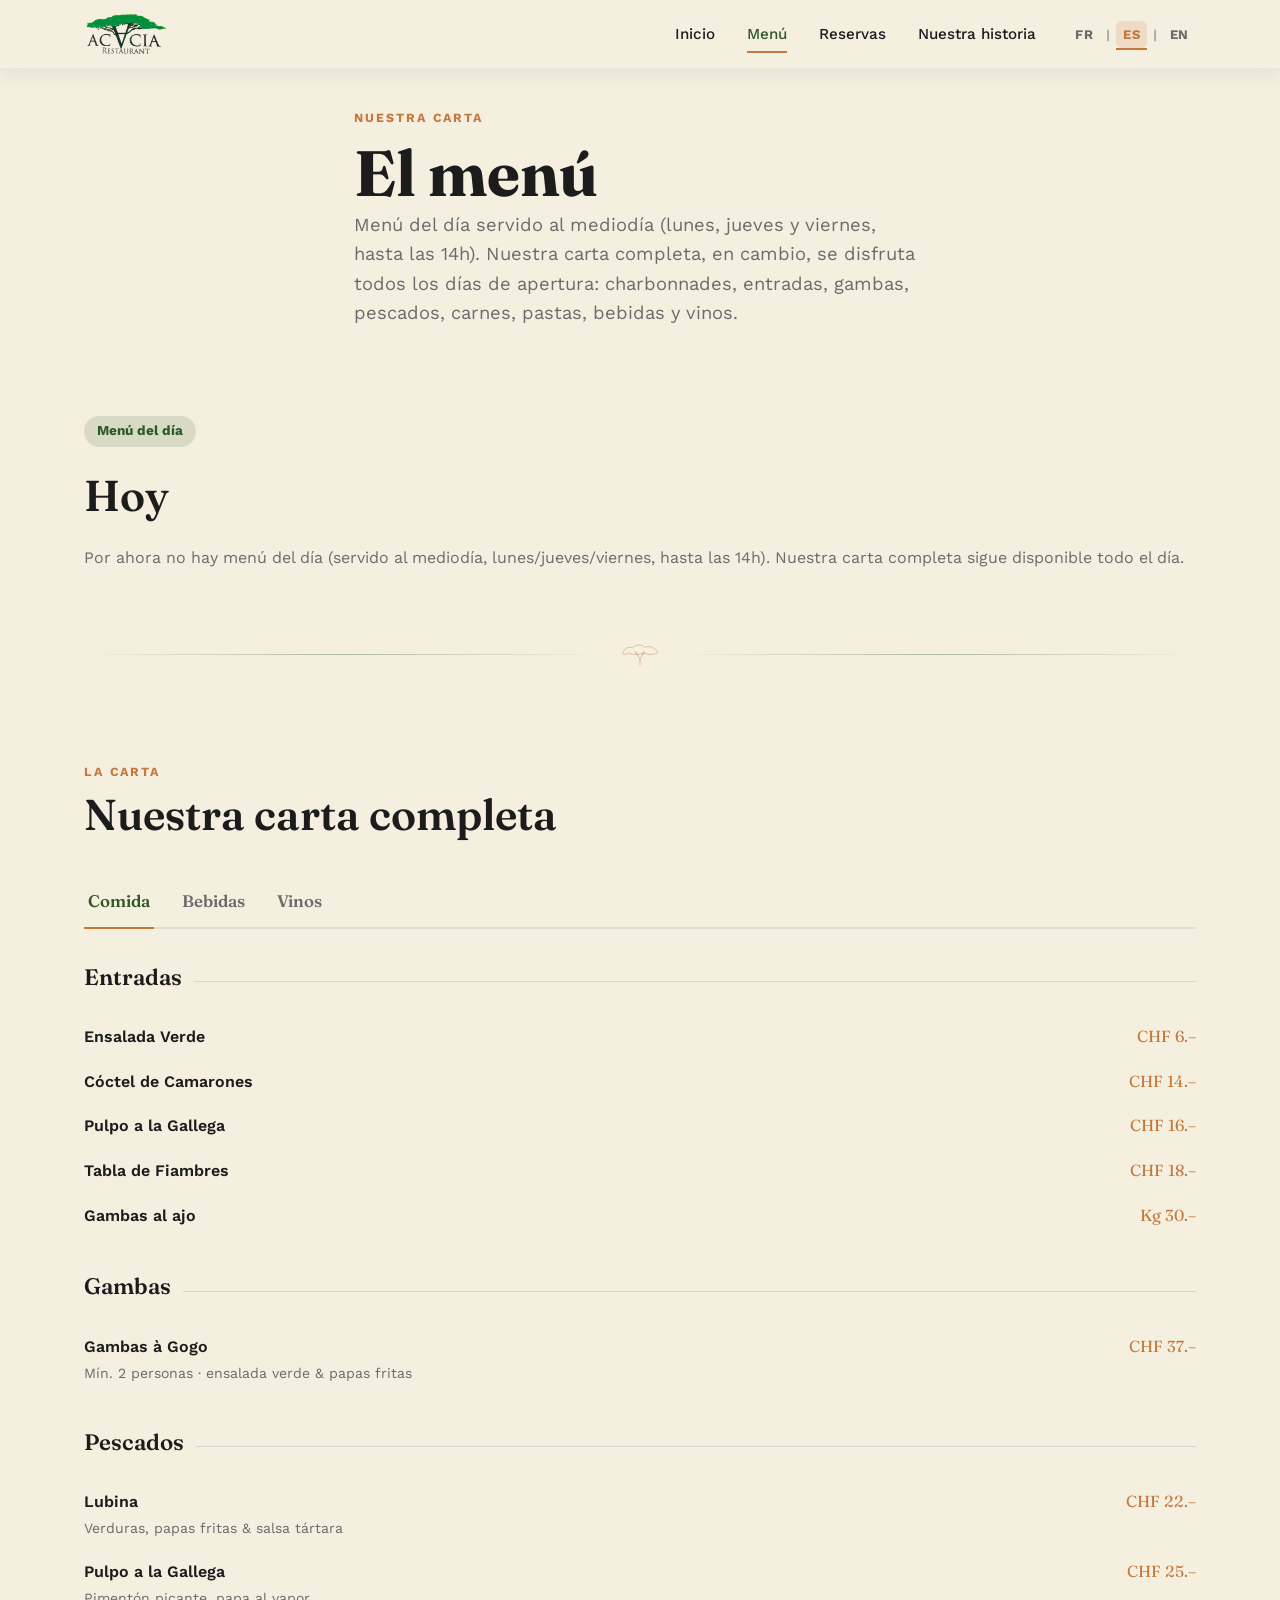
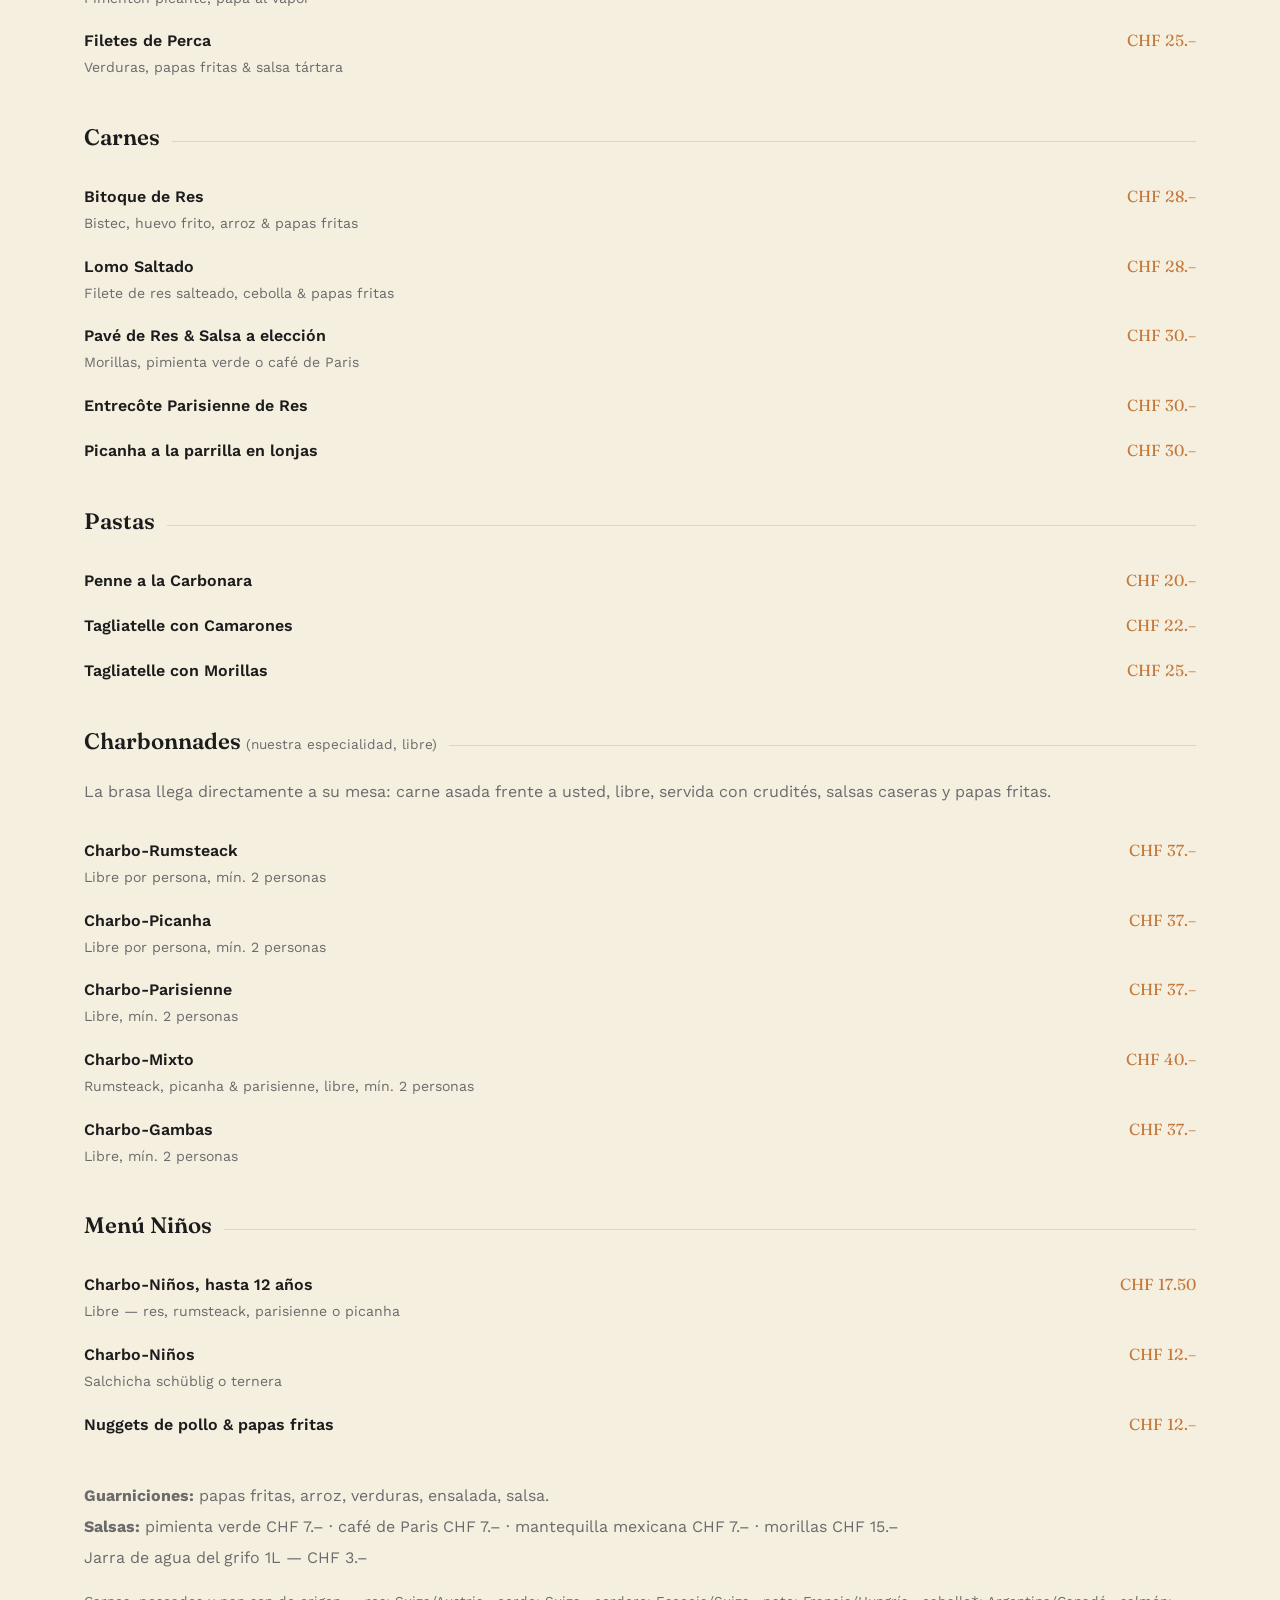
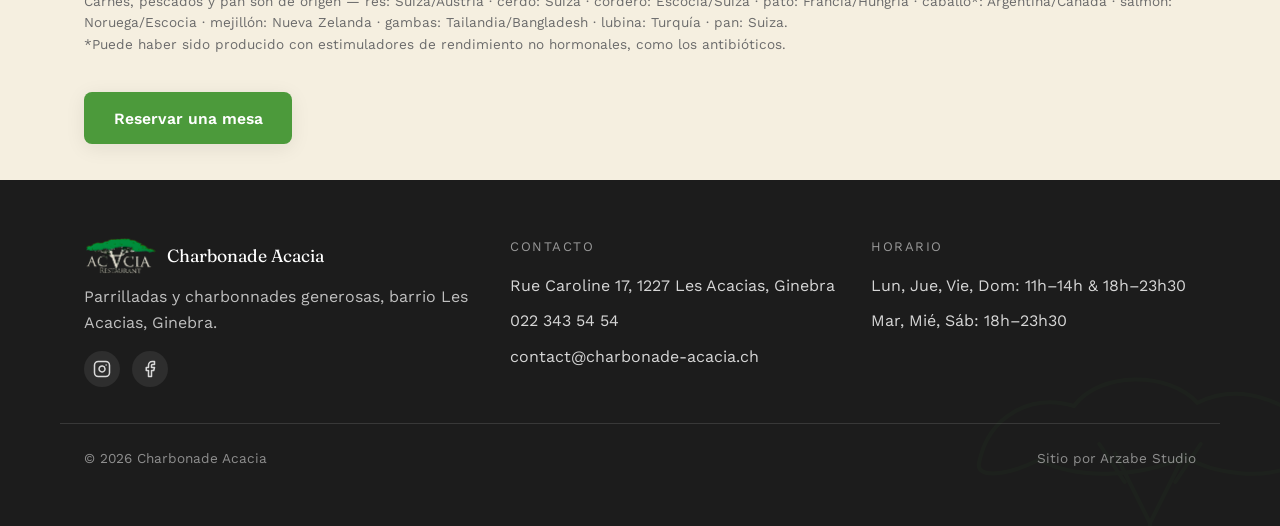
<file: es/menu.html>
<!DOCTYPE html>
<html lang="es">
<head>
<meta charset="UTF-8">
<meta name="viewport" content="width=device-width, initial-scale=1.0">
<title>Menú — Charbonade Acacia</title>
<meta name="description" content="Descubra el menú del día y la carta completa de Charbonade Acacia: charbonnades, gambas, pescados, carnes y pastas, en Ginebra.">
<link rel="icon" href="/assets/favicon.png">
<link rel="preconnect" href="https://fonts.googleapis.com">
<link rel="preconnect" href="https://fonts.gstatic.com" crossorigin>
<link href="https://fonts.googleapis.com/css2?family=Fraunces:wght@600;700&family=Work+Sans:wght@400;500;600;700&display=swap" rel="stylesheet">
<link rel="stylesheet" href="/css/style.css">

<link rel="canonical" href="https://charbonade-acacia.ch/es/menu.html">
<link rel="alternate" hreflang="fr" href="https://charbonade-acacia.ch/menu.html">
<link rel="alternate" hreflang="es" href="https://charbonade-acacia.ch/es/menu.html">
<link rel="alternate" hreflang="en" href="https://charbonade-acacia.ch/en/menu.html">
<link rel="alternate" hreflang="x-default" href="https://charbonade-acacia.ch/menu.html">
<meta property="og:type" content="website">
<meta property="og:site_name" content="Charbonade Acacia">
<meta property="og:locale" content="es_ES">
<meta property="og:locale:alternate" content="fr_CH">
<meta property="og:locale:alternate" content="en_US">
<meta property="og:title" content="Menú — Charbonade Acacia">
<meta property="og:description" content="Descubra el menú del día y la carta completa de Charbonade Acacia: charbonnades, gambas, pescados, carnes y pastas, en Ginebra.">
<meta property="og:url" content="https://charbonade-acacia.ch/es/menu.html">
<meta property="og:image" content="https://charbonade-acacia.ch/assets/images/pres-charbo.jpg">
<meta name="twitter:card" content="summary_large_image">
<meta name="twitter:title" content="Menú — Charbonade Acacia">
<meta name="twitter:description" content="Descubra el menú del día y la carta completa de Charbonade Acacia: charbonnades, gambas, pescados, carnes y pastas, en Ginebra.">
<meta name="twitter:image" content="https://charbonade-acacia.ch/assets/images/pres-charbo.jpg">
<script type="application/ld+json">
{
  "@context": "https://schema.org",
  "@type": "Restaurant",
  "@id": "https://charbonade-acacia.ch/#restaurant",
  "name": "Charbonade Acacia",
  "image": "https://charbonade-acacia.ch/assets/images/pres-charbo.jpg",
  "url": "https://charbonade-acacia.ch/es/",
  "telephone": "+41223435454",
  "servesCuisine": "Parrillada y charbonnades",
  "priceRange": "CHF 20-40",
  "address": {
    "@type": "PostalAddress",
    "streetAddress": "Rue Caroline 17",
    "postalCode": "1227",
    "addressLocality": "Genève",
    "addressCountry": "CH"
  },
  "menu": "https://charbonade-acacia.ch/es/menu.html",
  "acceptsReservations": "True",
  "openingHoursSpecification": [
    {
      "@type": "OpeningHoursSpecification",
      "dayOfWeek": ["Monday", "Thursday", "Friday", "Sunday"],
      "opens": "11:00",
      "closes": "14:00"
    },
    {
      "@type": "OpeningHoursSpecification",
      "dayOfWeek": ["Monday", "Tuesday", "Wednesday", "Thursday", "Friday", "Saturday", "Sunday"],
      "opens": "18:00",
      "closes": "23:30"
    }
  ]
}
</script>
</head>
<body>

<svg style="position:absolute;width:0;height:0" aria-hidden="true" focusable="false">
  <symbol id="acacia-motif" viewBox="0 0 240 150">
    <path d="M12,72 C18,42 45,28 72,36 C88,14 132,14 150,34 C178,20 212,34 228,58 C234,68 226,78 210,74 C192,82 162,80 142,68 C112,82 72,82 50,70 C30,80 10,82 12,72 Z" fill="none" stroke="currentColor" stroke-width="2.5"/>
    <path d="M120,148 L120,110 M120,110 L98,66 M120,110 L142,66 M104,84 L88,60 M136,84 L152,60" fill="none" stroke="currentColor" stroke-width="2.5" stroke-linecap="round"/>
  </symbol>
</svg>

<header class="site-header">
  <div class="container nav">
    <a class="nav__brand" href="/es/index.html">
      <img src="/assets/logo.png" alt="Restaurant Acacia">
    </a>
    <button class="nav__toggle" id="navToggle" aria-expanded="false" aria-controls="navLinks" aria-label="Abrir el menú">
      <span></span><span></span><span></span>
    </button>
    <nav class="nav__links" id="navLinks">
      <a href="/es/index.html">Inicio</a>
      <a href="/es/menu.html" class="is-active">Menú</a>
      <a href="/es/reserva.html">Reservas</a>
      <a href="/es/historia.html">Nuestra historia</a>
      <div class="nav__lang">
        <a href="/menu.html">FR</a>
        <span class="nav__lang-sep">|</span>
        <a href="/es/menu.html" class="is-active">ES</a>
        <span class="nav__lang-sep">|</span>
        <a href="/en/menu.html">EN</a>
      </div>
    </nav>
  </div>
</header>

<main>

  <section class="section section--tight">
    <div class="container section-head reveal">
      <p class="eyebrow">Nuestra carta</p>
      <h1>El menú</h1>
      <p class="lede">Menú del día servido al mediodía (lunes, jueves y viernes, hasta las 14h). Nuestra carta completa, en cambio, se disfruta todos los días de apertura: charbonnades, entradas, gambas, pescados, carnes, pastas, bebidas y vinos.</p>
    </div>
  </section>

  <section class="section--tight">
    <div class="container">
      <div class="section-head reveal">
        <span class="day-badge">Menú del día</span>
        <h2>Hoy</h2>
      </div>

      <div data-menu-full>
        <div class="grid-2" data-menu-full-list hidden>
          <div class="card reveal">
            <p class="dish-card__name" data-plat-nom="0">—</p>
          </div>
          <div class="card reveal reveal--delay-1">
            <p class="dish-card__name" data-plat-nom="1">—</p>
          </div>
        </div>
        <p class="menu-today__empty text-light" data-menu-full-empty>Por ahora no hay menú del día (servido al mediodía, lunes/jueves/viernes, hasta las 14h). Nuestra carta completa sigue disponible todo el día.</p>
      </div>
    </div>
  </section>

  <div class="container">
    <div class="divider--acacia" role="separator" aria-hidden="true">
      <svg class="motif" viewBox="0 0 240 150"><use href="#acacia-motif"></use></svg>
    </div>
  </div>

  <section class="section section--tight">
    <div class="container">
      <div class="section-head reveal" style="margin-bottom:var(--space-4)">
        <p class="eyebrow">La carta</p>
        <h2>Nuestra carta completa</h2>
      </div>

      <!--
        Carta transcrita directamente desde la carpeta-menú física del restaurante (julio 2026)
        para Entradas/Charbonnades/Menú Niños/Bebidas/Vinos, y desde una foto reciente de Google
        Maps para Gambas/Pescados/Carnes/Pastas (página faltante en la carpeta fotografiada —
        a reconfirmar con Carolina y Gilberto a su vuelta de vacaciones).
      -->
      <div class="menu-tabs reveal" role="tablist">
        <button class="menu-tab is-active" type="button" data-tab="repas" role="tab" aria-selected="true">Comida</button>
        <button class="menu-tab" type="button" data-tab="boissons" role="tab" aria-selected="false">Bebidas</button>
        <button class="menu-tab" type="button" data-tab="vins" role="tab" aria-selected="false">Vinos</button>
      </div>

      <div data-tab-panel="repas">
        <div class="menu-course">
          <div class="menu-course__title"><h3>Entradas</h3></div>
          <div class="menu-item"><span class="menu-item__name">Ensalada Verde</span><span class="menu-item__price">CHF 6.–</span></div>
          <div class="menu-item"><span class="menu-item__name">Cóctel de Camarones</span><span class="menu-item__price">CHF 14.–</span></div>
          <div class="menu-item"><span class="menu-item__name">Pulpo a la Gallega</span><span class="menu-item__price">CHF 16.–</span></div>
          <div class="menu-item"><span class="menu-item__name">Tabla de Fiambres</span><span class="menu-item__price">CHF 18.–</span></div>
          <div class="menu-item"><span class="menu-item__name">Gambas al ajo</span><span class="menu-item__price">Kg 30.–</span></div>
        </div>

        <div class="menu-course">
          <div class="menu-course__title"><h3>Gambas</h3></div>
          <!-- TODO: página Gambas/Pescados/Carnes/Pastas reconstituida vía una foto de Google Maps, a reconfirmar -->
          <div class="menu-item"><span class="menu-item__name">Gambas à Gogo<span class="menu-item__desc">Mín. 2 personas · ensalada verde &amp; papas fritas</span></span><span class="menu-item__price">CHF 37.–</span></div>
        </div>

        <div class="menu-course">
          <div class="menu-course__title"><h3>Pescados</h3></div>
          <div class="menu-item"><span class="menu-item__name">Lubina<span class="menu-item__desc">Verduras, papas fritas &amp; salsa tártara</span></span><span class="menu-item__price">CHF 22.–</span></div>
          <div class="menu-item"><span class="menu-item__name">Pulpo a la Gallega<span class="menu-item__desc">Pimentón picante, papa al vapor</span></span><span class="menu-item__price">CHF 25.–</span></div>
          <div class="menu-item"><span class="menu-item__name">Filetes de Perca<span class="menu-item__desc">Verduras, papas fritas &amp; salsa tártara</span></span><span class="menu-item__price">CHF 25.–</span></div>
        </div>

        <div class="menu-course">
          <div class="menu-course__title"><h3>Carnes</h3></div>
          <div class="menu-item"><span class="menu-item__name">Bitoque de Res<span class="menu-item__desc">Bistec, huevo frito, arroz &amp; papas fritas</span></span><span class="menu-item__price">CHF 28.–</span></div>
          <div class="menu-item"><span class="menu-item__name">Lomo Saltado<span class="menu-item__desc">Filete de res salteado, cebolla &amp; papas fritas</span></span><span class="menu-item__price">CHF 28.–</span></div>
          <div class="menu-item"><span class="menu-item__name">Pavé de Res &amp; Salsa a elección<span class="menu-item__desc">Morillas, pimienta verde o café de Paris</span></span><span class="menu-item__price">CHF 30.–</span></div>
          <div class="menu-item"><span class="menu-item__name">Entrecôte Parisienne de Res</span><span class="menu-item__price">CHF 30.–</span></div>
          <div class="menu-item"><span class="menu-item__name">Picanha a la parrilla en lonjas</span><span class="menu-item__price">CHF 30.–</span></div>
          <!-- /TODO -->
        </div>

        <div class="menu-course">
          <div class="menu-course__title"><h3>Pastas</h3></div>
          <div class="menu-item"><span class="menu-item__name">Penne a la Carbonara</span><span class="menu-item__price">CHF 20.–</span></div>
          <div class="menu-item"><span class="menu-item__name">Tagliatelle con Camarones</span><span class="menu-item__price">CHF 22.–</span></div>
          <div class="menu-item"><span class="menu-item__name">Tagliatelle con Morillas</span><span class="menu-item__price">CHF 25.–</span></div>
        </div>

        <div class="menu-course">
          <div class="menu-course__title"><h3>Charbonnades <span class="text-light" style="font-family:var(--font-body); font-size:0.85rem; font-weight:400;">(nuestra especialidad, libre)</span></h3></div>
          <p class="text-light reveal" style="margin-bottom:var(--space-3)">La brasa llega directamente a su mesa: carne asada frente a usted, libre, servida con crudités, salsas caseras y papas fritas.</p>
          <div class="menu-item"><span class="menu-item__name">Charbo-Rumsteack<span class="menu-item__desc">Libre por persona, mín. 2 personas</span></span><span class="menu-item__price">CHF 37.–</span></div>
          <div class="menu-item"><span class="menu-item__name">Charbo-Picanha<span class="menu-item__desc">Libre por persona, mín. 2 personas</span></span><span class="menu-item__price">CHF 37.–</span></div>
          <div class="menu-item"><span class="menu-item__name">Charbo-Parisienne<span class="menu-item__desc">Libre, mín. 2 personas</span></span><span class="menu-item__price">CHF 37.–</span></div>
          <div class="menu-item"><span class="menu-item__name">Charbo-Mixto<span class="menu-item__desc">Rumsteack, picanha &amp; parisienne, libre, mín. 2 personas</span></span><span class="menu-item__price">CHF 40.–</span></div>
          <div class="menu-item"><span class="menu-item__name">Charbo-Gambas<span class="menu-item__desc">Libre, mín. 2 personas</span></span><span class="menu-item__price">CHF 37.–</span></div>
        </div>

        <div class="menu-course">
          <div class="menu-course__title"><h3>Menú Niños</h3></div>
          <div class="menu-item"><span class="menu-item__name">Charbo-Niños, hasta 12 años<span class="menu-item__desc">Libre — res, rumsteack, parisienne o picanha</span></span><span class="menu-item__price">CHF 17.50</span></div>
          <div class="menu-item"><span class="menu-item__name">Charbo-Niños<span class="menu-item__desc">Salchicha schüblig o ternera</span></span><span class="menu-item__price">CHF 12.–</span></div>
          <div class="menu-item"><span class="menu-item__name">Nuggets de pollo &amp; papas fritas</span><span class="menu-item__price">CHF 12.–</span></div>
        </div>

        <p class="text-light" style="margin-top:0.75rem"><strong>Guarniciones:</strong> papas fritas, arroz, verduras, ensalada, salsa.</p>
        <p class="text-light" style="margin-top:0.35rem"><strong>Salsas:</strong> pimienta verde CHF 7.– · café de Paris CHF 7.– · mantequilla mexicana CHF 7.– · morillas CHF 15.–</p>
        <p class="text-light" style="margin-top:0.35rem">Jarra de agua del grifo 1L — CHF 3.–</p>
        <p class="text-light" style="margin-top:1.25rem; font-size:0.85rem">Carnes, pescados y pan son de origen — res: Suiza/Austria · cerdo: Suiza · cordero: Escocia/Suiza · pato: Francia/Hungría · caballo*: Argentina/Canadá · salmón: Noruega/Escocia · mejillón: Nueva Zelanda · gambas: Tailandia/Bangladesh · lubina: Turquía · pan: Suiza.<br>*Puede haber sido producido con estimuladores de rendimiento no hormonales, como los antibióticos.</p>

        <p style="margin-top:var(--space-4)"><a href="/es/reserva.html" class="btn btn--ember">Reservar una mesa</a></p>
      </div>

      <div data-tab-panel="boissons" hidden>
        <div class="menu-course">
          <div class="menu-course__title"><h3>Bebidas calientes</h3></div>
          <div class="menu-item"><span class="menu-item__name">Café</span><span class="menu-item__price">CHF 4.–</span></div>
          <div class="menu-item"><span class="menu-item__name">Tés</span><span class="menu-item__price">CHF 3.50</span></div>
          <div class="menu-item"><span class="menu-item__name">Café cortado</span><span class="menu-item__price">CHF 4.50</span></div>
          <div class="menu-item"><span class="menu-item__name">Chocolate</span><span class="menu-item__price">CHF 4.–</span></div>
          <div class="menu-item"><span class="menu-item__name">Capuchino</span><span class="menu-item__price">CHF 4.–</span></div>
        </div>

        <div class="menu-course">
          <div class="menu-course__title"><h3>Bebidas a precio moderado</h3></div>
          <div class="menu-item"><span class="menu-item__name">Leche<span class="menu-item__desc">25cl</span></span><span class="menu-item__price">CHF 2.90</span></div>
          <div class="menu-item"><span class="menu-item__name">Jugo de fruta<span class="menu-item__desc">25cl</span></span><span class="menu-item__price">CHF 2.90</span></div>
          <div class="menu-item"><span class="menu-item__name">Jarabe<span class="menu-item__desc">25cl</span></span><span class="menu-item__price">CHF 2.90</span></div>
        </div>

        <div class="menu-course">
          <div class="menu-course__title"><h3>Mineral con/sin gas</h3></div>
          <div class="menu-item"><span class="menu-item__name">Botella<span class="menu-item__desc">50cl</span></span><span class="menu-item__price">CHF 5.50</span></div>
          <div class="menu-item"><span class="menu-item__name">Plana PET<span class="menu-item__desc">1.5L</span></span><span class="menu-item__price">CHF 4.50</span></div>
          <div class="menu-item"><span class="menu-item__name">Con gas PET<span class="menu-item__desc">1L</span></span><span class="menu-item__price">CHF 5.–</span></div>
          <div class="menu-item"><span class="menu-item__name">Jarra de agua, del grifo<span class="menu-item__desc">1L</span></span><span class="menu-item__price">CHF 3.–</span></div>
        </div>

        <div class="menu-course">
          <div class="menu-course__title"><h3>Refrescos</h3></div>
          <div class="menu-item"><span class="menu-item__name">Schweppes Tónica<span class="menu-item__desc">25cl</span></span><span class="menu-item__price">CHF 5.–</span></div>
          <div class="menu-item"><span class="menu-item__name">Coca-Cola<span class="menu-item__desc">33cl</span></span><span class="menu-item__price">CHF 5.–</span></div>
          <div class="menu-item"><span class="menu-item__name">Fanta<span class="menu-item__desc">33cl</span></span><span class="menu-item__price">CHF 5.–</span></div>
          <div class="menu-item"><span class="menu-item__name">Red Bull<span class="menu-item__desc">25cl</span></span><span class="menu-item__price">CHF 6.–</span></div>
          <div class="menu-item"><span class="menu-item__name">Té frío<span class="menu-item__desc">30cl</span></span><span class="menu-item__price">CHF 4.–</span></div>
          <div class="menu-item"><span class="menu-item__name">Jugo néctar<span class="menu-item__desc">20cl</span></span><span class="menu-item__price">CHF 4.50</span></div>
        </div>

        <div class="menu-course">
          <div class="menu-course__title"><h3>Cerveza Super Bock</h3></div>
          <div class="menu-item"><span class="menu-item__name">Galopin<span class="menu-item__desc">20cl</span></span><span class="menu-item__price">CHF 3.50</span></div>
          <div class="menu-item"><span class="menu-item__name">De barril<span class="menu-item__desc">30cl</span></span><span class="menu-item__price">CHF 5.–</span></div>
          <div class="menu-item"><span class="menu-item__name">Lata<span class="menu-item__desc">50cl</span></span><span class="menu-item__price">CHF 7.–</span></div>
          <div class="menu-item"><span class="menu-item__name">Botella<span class="menu-item__desc">25cl</span></span><span class="menu-item__price">CHF 4.–</span></div>
          <div class="menu-item"><span class="menu-item__name">Sin alcohol<span class="menu-item__desc">33cl</span></span><span class="menu-item__price">CHF 4.–</span></div>
        </div>

        <div class="menu-course">
          <div class="menu-course__title"><h3>Burbujas &amp; Champán</h3></div>
          <div class="menu-item"><span class="menu-item__name">Prosecco<span class="menu-item__desc">10cl</span></span><span class="menu-item__price">CHF 9.–</span></div>
          <div class="menu-item"><span class="menu-item__name">Prosecco<span class="menu-item__desc">75cl</span></span><span class="menu-item__price">CHF 50.–</span></div>
          <div class="menu-item"><span class="menu-item__name">Moët &amp; Chandon<span class="menu-item__desc">37.5cl</span></span><span class="menu-item__price">CHF 60.–</span></div>
          <div class="menu-item"><span class="menu-item__name">Moët &amp; Chandon<span class="menu-item__desc">75cl</span></span><span class="menu-item__price">CHF 120.–</span></div>
        </div>

        <div class="menu-course">
          <div class="menu-course__title"><h3>Aperitivo</h3></div>
          <div class="menu-item"><span class="menu-item__name">Bitter Rouge<span class="menu-item__desc">0.0%</span></span><span class="menu-item__price">CHF 4.50</span></div>
          <div class="menu-item"><span class="menu-item__name">Cóctel Acacia<span class="menu-item__desc">4cl · 14%</span></span><span class="menu-item__price">CHF 12.–</span></div>
          <div class="menu-item"><span class="menu-item__name">Spritz de la casa<span class="menu-item__desc">4cl · 18%</span></span><span class="menu-item__price">CHF 12.–</span></div>
          <div class="menu-item"><span class="menu-item__name">Kir Royal<span class="menu-item__desc">4cl · 15%</span></span><span class="menu-item__price">CHF 10.–</span></div>
          <div class="menu-item"><span class="menu-item__name">Kir<span class="menu-item__desc">4cl · 15%</span></span><span class="menu-item__price">CHF 8.–</span></div>
          <div class="menu-item"><span class="menu-item__name">Martini Cerveza<span class="menu-item__desc">4cl · 15%</span></span><span class="menu-item__price">CHF 6.–</span></div>
          <div class="menu-item"><span class="menu-item__name">Martini<span class="menu-item__desc">4cl · 15%</span></span><span class="menu-item__price">CHF 4.50</span></div>
          <div class="menu-item"><span class="menu-item__name">Suze<span class="menu-item__desc">4cl · 20%</span></span><span class="menu-item__price">CHF 6.–</span></div>
          <div class="menu-item"><span class="menu-item__name">Campari<span class="menu-item__desc">4cl · 20%</span></span><span class="menu-item__price">CHF 6.–</span></div>
          <div class="menu-item"><span class="menu-item__name">Ricard<span class="menu-item__desc">2cl · 45%</span></span><span class="menu-item__price">CHF 6.–</span></div>
        </div>

        <div class="menu-course">
          <div class="menu-course__title"><h3>Digestivos &amp; licores</h3></div>
          <div class="menu-item"><span class="menu-item__name">Amarguinha<span class="menu-item__desc">4cl · 20%</span></span><span class="menu-item__price">CHF 8.–</span></div>
          <div class="menu-item"><span class="menu-item__name">Get 27<span class="menu-item__desc">4cl · 21%</span></span><span class="menu-item__price">CHF 8.–</span></div>
          <div class="menu-item"><span class="menu-item__name">Disaronno<span class="menu-item__desc">4cl · 28%</span></span><span class="menu-item__price">CHF 8.–</span></div>
          <div class="menu-item"><span class="menu-item__name">Jägermeister<span class="menu-item__desc">4cl · 35%</span></span><span class="menu-item__price">CHF 8.–</span></div>
          <div class="menu-item"><span class="menu-item__name">Limoncello<span class="menu-item__desc">4cl · 25%</span></span><span class="menu-item__price">CHF 8.–</span></div>
          <div class="menu-item"><span class="menu-item__name">Licor Beirão<span class="menu-item__desc">4cl · 22%</span></span><span class="menu-item__price">CHF 8.–</span></div>
          <div class="menu-item"><span class="menu-item__name">Grappa<span class="menu-item__desc">4cl · 37.5%</span></span><span class="menu-item__price">CHF 8.–</span></div>
          <div class="menu-item"><span class="menu-item__name">Bailey's<span class="menu-item__desc">4cl · 20%</span></span><span class="menu-item__price">CHF 8.–</span></div>
          <div class="menu-item"><span class="menu-item__name">Amaretto<span class="menu-item__desc">4cl · 20%</span></span><span class="menu-item__price">CHF 8.–</span></div>
          <div class="menu-item"><span class="menu-item__name">Averna<span class="menu-item__desc">4cl · 29%</span></span><span class="menu-item__price">CHF 8.–</span></div>
        </div>

        <div class="menu-course">
          <div class="menu-course__title"><h3>Oporto — Domaine Quinta do Vallado</h3></div>
          <div class="menu-item"><span class="menu-item__name">Porto Blanc<span class="menu-item__desc">4cl · 19%</span></span><span class="menu-item__price">CHF 8.–</span></div>
          <div class="menu-item"><span class="menu-item__name">Porto Reserva Tawny<span class="menu-item__desc">4cl · 19%</span></span><span class="menu-item__price">CHF 8.–</span></div>
        </div>

        <div class="menu-course">
          <div class="menu-course__title"><h3>Coñacs, brandy &amp; aguardientes</h3></div>
          <div class="menu-item"><span class="menu-item__name">William Moitié Moitié<span class="menu-item__desc">4cl · 37.5%</span></span><span class="menu-item__price">CHF 13.–</span></div>
          <div class="menu-item"><span class="menu-item__name">Rémy Martin<span class="menu-item__desc">4cl · 40%</span></span><span class="menu-item__price">CHF 10.–</span></div>
          <div class="menu-item"><span class="menu-item__name">Hennessy Special<span class="menu-item__desc">4cl · 40%</span></span><span class="menu-item__price">CHF 12.–</span></div>
          <div class="menu-item"><span class="menu-item__name">Hennessy XO<span class="menu-item__desc">4cl · 40%</span></span><span class="menu-item__price">CHF 25.–</span></div>
          <div class="menu-item"><span class="menu-item__name">CR&amp;F Reserva<span class="menu-item__desc">4cl · 40%</span></span><span class="menu-item__price">CHF 15.–</span></div>
          <div class="menu-item"><span class="menu-item__name">CR&amp;F Extra Reserva<span class="menu-item__desc">4cl · 40%</span></span><span class="menu-item__price">CHF 18.–</span></div>
        </div>

        <div class="menu-course">
          <div class="menu-course__title"><h3>Whisky, vodka &amp; ron</h3></div>
          <div class="menu-item"><span class="menu-item__name">Havana<span class="menu-item__desc">4cl · 40%</span></span><span class="menu-item__price">CHF 10.–</span></div>
          <div class="menu-item"><span class="menu-item__name">Zacapa<span class="menu-item__desc">4cl · 40%</span></span><span class="menu-item__price">CHF 15.–</span></div>
          <div class="menu-item"><span class="menu-item__name">Gin<span class="menu-item__desc">4cl · 38%</span></span><span class="menu-item__price">CHF 12.–</span></div>
          <div class="menu-item"><span class="menu-item__name">Vodka<span class="menu-item__desc">4cl · 40% · botella CHF 80.–</span></span><span class="menu-item__price">CHF 12.–</span></div>
          <div class="menu-item"><span class="menu-item__name">Ballantines<span class="menu-item__desc">4cl · 40% · botella CHF 80.–</span></span><span class="menu-item__price">CHF 12.–</span></div>
          <div class="menu-item"><span class="menu-item__name">Chivas<span class="menu-item__desc">4cl · 40% · botella CHF 120.–</span></span><span class="menu-item__price">CHF 14.–</span></div>
          <div class="menu-item"><span class="menu-item__name">Jack Daniel's<span class="menu-item__desc">4cl · 40% · botella CHF 120.–</span></span><span class="menu-item__price">CHF 14.–</span></div>
          <div class="menu-item"><span class="menu-item__name">Whisky Chino<span class="menu-item__desc">4cl · 40% · botella CHF 120.–</span></span><span class="menu-item__price">CHF 14.–</span></div>
          <div class="menu-item"><span class="menu-item__name">Ron Diplomático<span class="menu-item__desc">4cl · 40% · botella CHF 135.–</span></span><span class="menu-item__price">CHF 15.–</span></div>
        </div>

        <p class="text-light" style="margin-top:0.75rem">Todos nuestros digestivos se calculan para 4cl. Las guarniciones se facturan aparte.</p>
      </div>

      <div data-tab-panel="vins" hidden>
        <div class="section-head">
          <p class="eyebrow">Vino tinto</p>
        </div>

        <div class="menu-course">
          <div class="menu-course__title"><h3>Portugal — Douro</h3></div>
          <div class="menu-item"><span class="menu-item__name">Vallado<span class="menu-item__region">Quinta do Vallado — Douro DOC</span><span class="menu-item__desc">75cl</span></span><span class="menu-item__price">CHF 39.–</span></div>
          <div class="menu-item"><span class="menu-item__name">Ferreirinha Callabriga<span class="menu-item__region">Casa Ferreirinha — Douro DOC</span><span class="menu-item__desc">75cl</span></span><span class="menu-item__price">CHF 53.–</span></div>
          <div class="menu-item"><span class="menu-item__name">Vallado Touriga Nacional<span class="menu-item__region">Quinta do Vallado — Douro DOC</span><span class="menu-item__desc">75cl</span></span><span class="menu-item__price">CHF 60.–</span></div>
          <div class="menu-item"><span class="menu-item__name">Vallado Field Blend Reserva<span class="menu-item__region">Quinta do Vallado — Douro DOC</span><span class="menu-item__desc">75cl</span></span><span class="menu-item__price">CHF 90.–</span></div>
        </div>

        <div class="menu-course">
          <div class="menu-course__title"><h3>Dão</h3></div>
          <div class="menu-item"><span class="menu-item__name">Dom Bella<span class="menu-item__region">Quinta de Bella — Dão DOC</span><span class="menu-item__desc">75cl</span></span><span class="menu-item__price">CHF 60.–</span></div>
        </div>

        <div class="menu-course">
          <div class="menu-course__title"><h3>Alentejo</h3></div>
          <div class="menu-item"><span class="menu-item__name">Herdade São Miguel Colheita Seleccionada<span class="menu-item__region">Herdade de São Miguel — Alentejo DOC</span><span class="menu-item__desc">50cl</span></span><span class="menu-item__price">CHF 22.–</span></div>
          <div class="menu-item"><span class="menu-item__name">Herdade São Miguel Colheita Seleccionada<span class="menu-item__region">Herdade de São Miguel — Alentejo DOC</span><span class="menu-item__desc">75cl</span></span><span class="menu-item__price">CHF 35.–</span></div>
          <div class="menu-item"><span class="menu-item__name">Trinca Bolotas<span class="menu-item__region">Herdade do Peso — Alentejo DOC</span><span class="menu-item__desc">75cl</span></span><span class="menu-item__price">CHF 35.–</span></div>
          <div class="menu-item"><span class="menu-item__name">Conventual Reserva<span class="menu-item__region">Adega de Portalegre — Alentejo DOC</span><span class="menu-item__desc">75cl</span></span><span class="menu-item__price">CHF 40.–</span></div>
          <div class="menu-item"><span class="menu-item__name">Pêra-Grave Reserva<span class="menu-item__region">Quinta S. José de Peramanca — Alentejo VR</span><span class="menu-item__desc">75cl</span></span><span class="menu-item__price">CHF 65.–</span></div>
        </div>

        <div class="menu-course">
          <div class="menu-course__title"><h3>España</h3></div>
          <div class="menu-item"><span class="menu-item__name">Faustino I — Gran Reserva<span class="menu-item__region">Bodegas Faustino — Rioja DOC</span><span class="menu-item__desc">75cl</span></span><span class="menu-item__price">CHF 49.–</span></div>
          <div class="menu-item"><span class="menu-item__name">Marqués de Riscal Reserva<span class="menu-item__region">Marqués de Riscal — Rioja DOC</span><span class="menu-item__desc">75cl</span></span><span class="menu-item__price">CHF 49.–</span></div>
        </div>

        <div class="menu-course">
          <div class="menu-course__title"><h3>Formato Magnum</h3></div>
          <div class="menu-item"><span class="menu-item__name">Herdade São Miguel Colheita Seleccionada<span class="menu-item__region">Herdade de São Miguel — Alentejo DOC</span><span class="menu-item__desc">150cl</span></span><span class="menu-item__price">CHF 75.–</span></div>
          <div class="menu-item"><span class="menu-item__name">Pêra-Grave<span class="menu-item__region">Quinta S. José de Peramanca — Alentejo VR</span><span class="menu-item__desc">150cl</span></span><span class="menu-item__price">CHF 85.–</span></div>
        </div>

        <!-- TODO: solo se fotografió la carta de vinos tintos — añadir blancos/rosados si están disponibles -->
        <p class="text-light" style="margin-top:0.75rem">Nuestra selección de vinos blancos y rosados está disponible bajo consulta con nuestro equipo.</p>
      </div>
    </div>
  </section>
    </div>
  </section>

</main>

<footer class="site-footer">
  <svg class="motif motif--watermark" aria-hidden="true" viewBox="0 0 240 150"><use href="#acacia-motif"></use></svg>
  <div class="container footer__grid">
    <div>
      <div class="footer__brand">
        <img src="/assets/logo-light.png" alt="">
        <span>Charbonade Acacia</span>
      </div>
      <p style="color:rgba(255,255,255,.72)">Parrilladas y charbonnades generosas, barrio Les Acacias, Ginebra.</p>
      <div class="footer__social">
        <a href="https://www.instagram.com/restaurant_acacia/" target="_blank" rel="noopener" aria-label="Instagram">
          <svg viewBox="0 0 24 24" fill="none" stroke="currentColor" stroke-width="2" stroke-linecap="round" stroke-linejoin="round" aria-hidden="true"><rect x="2" y="2" width="20" height="20" rx="5" ry="5"></rect><path d="M16 11.37A4 4 0 1 1 12.63 8 4 4 0 0 1 16 11.37z"></path><line x1="17.5" y1="6.5" x2="17.5" y2="6.5"></line></svg>
        </a>
        <a href="https://www.facebook.com/p/Restaurant-Acacia-100063478602699/" target="_blank" rel="noopener" aria-label="Facebook">
          <svg viewBox="0 0 24 24" fill="none" stroke="currentColor" stroke-width="2" stroke-linecap="round" stroke-linejoin="round" aria-hidden="true"><path d="M18 2h-3a5 5 0 0 0-5 5v3H7v4h3v8h4v-8h3l1-4h-4V7a1 1 0 0 1 1-1h3z"></path></svg>
        </a>
      </div>
    </div>
    <div>
      <p class="footer__title">Contacto</p>
      <div class="footer__list">
        <span>Rue Caroline 17, 1227 Les Acacias, Ginebra</span>
        <a href="tel:+41223435454">022 343 54 54</a>
        <!-- TODO: activar el enlace real de email -->
        <a href="mailto:contact@charbonade-acacia.ch">contact@charbonade-acacia.ch</a>
        <!-- /TODO -->
      </div>
    </div>
    <div>
      <p class="footer__title">Horario</p>
      <div class="footer__list">
        <span>Lun, Jue, Vie, Dom: 11h–14h &amp; 18h–23h30</span>
        <span>Mar, Mié, Sáb: 18h–23h30</span>
      </div>
    </div>
  </div>
  <div class="container footer__bottom cluster" style="justify-content:space-between">
    <span>© 2026 Charbonade Acacia</span>
    <span>Sitio por <a href="https://arzabe-studio.ch" target="_blank" rel="noopener">Arzabe Studio</a></span>
  </div>
</footer>

<script src="/js/menu.js" defer></script>
<script src="/js/main.js" defer></script>
</body>
</html>
</file>
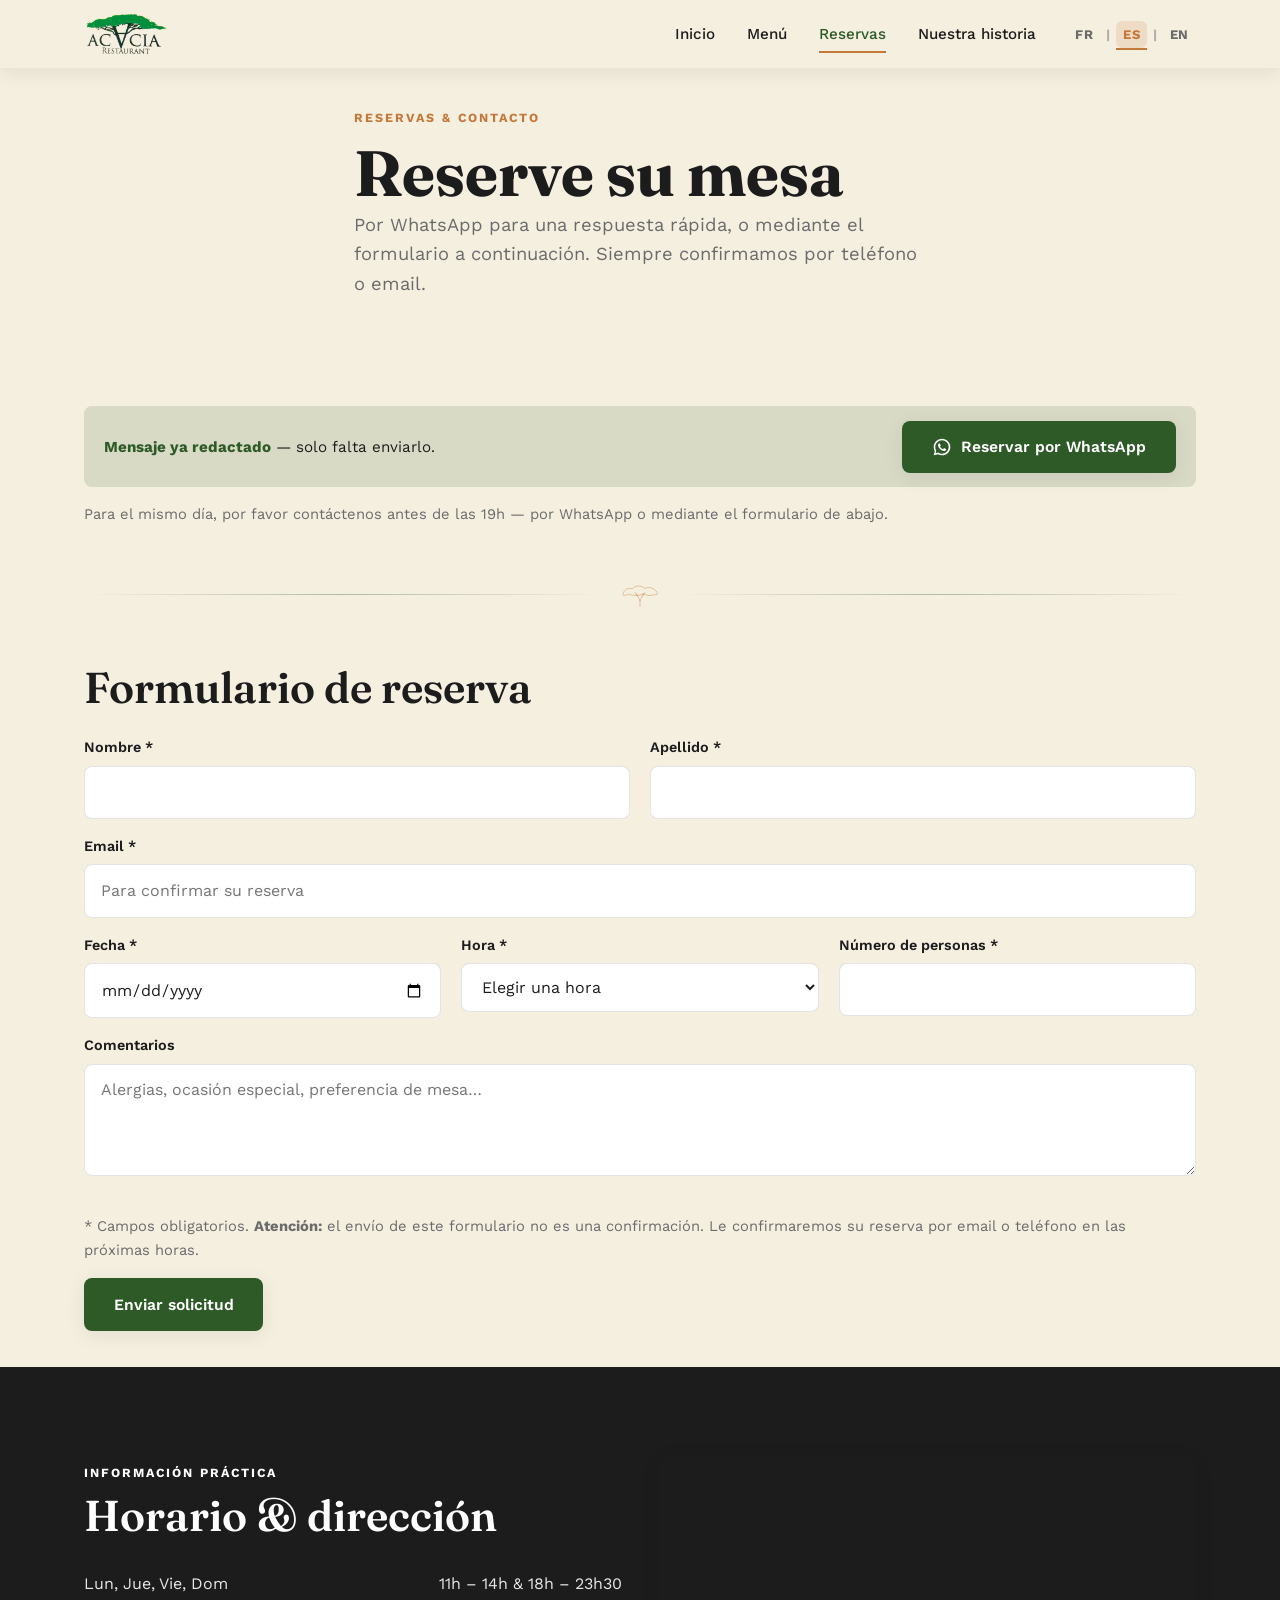
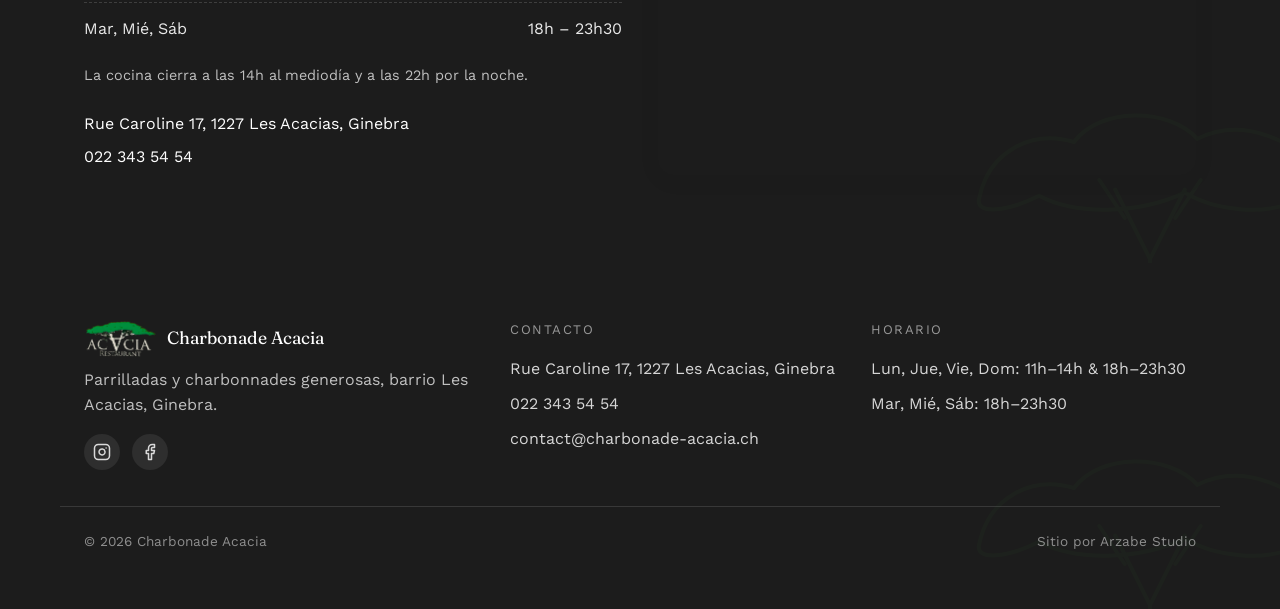
<file: es/reserva.html>
<!DOCTYPE html>
<html lang="es">
<head>
<meta charset="UTF-8">
<meta name="viewport" content="width=device-width, initial-scale=1.0">
<title>Reservas & Contacto — Charbonade Acacia</title>
<meta name="description" content="Reserve una mesa en Charbonade Acacia, parrilladas y charbonnades en Ginebra. Formulario de reserva o mensaje directo por WhatsApp.">
<link rel="icon" href="/assets/favicon.png">
<link rel="preconnect" href="https://fonts.googleapis.com">
<link rel="preconnect" href="https://fonts.gstatic.com" crossorigin>
<link href="https://fonts.googleapis.com/css2?family=Fraunces:wght@600;700&family=Work+Sans:wght@400;500;600;700&display=swap" rel="stylesheet">
<link rel="stylesheet" href="/css/style.css">

<link rel="canonical" href="https://charbonade-acacia.ch/es/reserva.html">
<link rel="alternate" hreflang="fr" href="https://charbonade-acacia.ch/reservation.html">
<link rel="alternate" hreflang="es" href="https://charbonade-acacia.ch/es/reserva.html">
<link rel="alternate" hreflang="en" href="https://charbonade-acacia.ch/en/reservation.html">
<link rel="alternate" hreflang="x-default" href="https://charbonade-acacia.ch/reservation.html">
<meta property="og:type" content="website">
<meta property="og:site_name" content="Charbonade Acacia">
<meta property="og:locale" content="es_ES">
<meta property="og:locale:alternate" content="fr_CH">
<meta property="og:locale:alternate" content="en_US">
<meta property="og:title" content="Reservas &amp; Contacto — Charbonade Acacia">
<meta property="og:description" content="Reserve una mesa en Charbonade Acacia, parrilladas y charbonnades en Ginebra. Formulario de reserva o mensaje directo por WhatsApp.">
<meta property="og:url" content="https://charbonade-acacia.ch/es/reserva.html">
<meta property="og:image" content="https://charbonade-acacia.ch/assets/images/pres-charbo.jpg">
<meta name="twitter:card" content="summary_large_image">
<meta name="twitter:title" content="Reservas &amp; Contacto — Charbonade Acacia">
<meta name="twitter:description" content="Reserve una mesa en Charbonade Acacia, parrilladas y charbonnades en Ginebra. Formulario de reserva o mensaje directo por WhatsApp.">
<meta name="twitter:image" content="https://charbonade-acacia.ch/assets/images/pres-charbo.jpg">
<script type="application/ld+json">
{
  "@context": "https://schema.org",
  "@type": "Restaurant",
  "@id": "https://charbonade-acacia.ch/#restaurant",
  "name": "Charbonade Acacia",
  "image": "https://charbonade-acacia.ch/assets/images/pres-charbo.jpg",
  "url": "https://charbonade-acacia.ch/es/",
  "telephone": "+41223435454",
  "servesCuisine": "Parrillada y charbonnades",
  "priceRange": "CHF 20-40",
  "address": {
    "@type": "PostalAddress",
    "streetAddress": "Rue Caroline 17",
    "postalCode": "1227",
    "addressLocality": "Genève",
    "addressCountry": "CH"
  },
  "menu": "https://charbonade-acacia.ch/es/menu.html",
  "acceptsReservations": "True",
  "openingHoursSpecification": [
    {
      "@type": "OpeningHoursSpecification",
      "dayOfWeek": ["Monday", "Thursday", "Friday", "Sunday"],
      "opens": "11:00",
      "closes": "14:00"
    },
    {
      "@type": "OpeningHoursSpecification",
      "dayOfWeek": ["Monday", "Tuesday", "Wednesday", "Thursday", "Friday", "Saturday", "Sunday"],
      "opens": "18:00",
      "closes": "23:30"
    }
  ]
}
</script>
</head>
<body>

<svg style="position:absolute;width:0;height:0" aria-hidden="true" focusable="false">
  <symbol id="acacia-motif" viewBox="0 0 240 150">
    <path d="M12,72 C18,42 45,28 72,36 C88,14 132,14 150,34 C178,20 212,34 228,58 C234,68 226,78 210,74 C192,82 162,80 142,68 C112,82 72,82 50,70 C30,80 10,82 12,72 Z" fill="none" stroke="currentColor" stroke-width="2.5"/>
    <path d="M120,148 L120,110 M120,110 L98,66 M120,110 L142,66 M104,84 L88,60 M136,84 L152,60" fill="none" stroke="currentColor" stroke-width="2.5" stroke-linecap="round"/>
  </symbol>
</svg>

<header class="site-header">
  <div class="container nav">
    <a class="nav__brand" href="/es/index.html">
      <img src="/assets/logo.png" alt="Restaurant Acacia">
    </a>
    <button class="nav__toggle" id="navToggle" aria-expanded="false" aria-controls="navLinks" aria-label="Abrir el menú">
      <span></span><span></span><span></span>
    </button>
    <nav class="nav__links" id="navLinks">
      <a href="/es/index.html">Inicio</a>
      <a href="/es/menu.html">Menú</a>
      <a href="/es/reserva.html" class="is-active">Reservas</a>
      <a href="/es/historia.html">Nuestra historia</a>
      <div class="nav__lang">
        <a href="/reservation.html">FR</a>
        <span class="nav__lang-sep">|</span>
        <a href="/es/reserva.html" class="is-active">ES</a>
        <span class="nav__lang-sep">|</span>
        <a href="/en/reservation.html">EN</a>
      </div>
    </nav>
  </div>
</header>

<main>

  <section class="section section--tight">
    <div class="container section-head reveal">
      <p class="eyebrow">Reservas &amp; Contacto</p>
      <h1>Reserve su mesa</h1>
      <p class="lede">Por WhatsApp para una respuesta rápida, o mediante el formulario a continuación. Siempre confirmamos por teléfono o email.</p>
    </div>
  </section>

  <section class="section--tight">
    <div class="container">

      <div class="reservation-express reveal">
        <p><strong>Mensaje ya redactado</strong> — solo falta enviarlo.</p>
        <a class="btn btn--whatsapp" id="whatsapp-cta" data-wa-message="Hola, quisiera reservar una mesa para ___ personas el ___ a las ___. ¡Gracias!">
          <svg viewBox="0 0 24 24" fill="currentColor" aria-hidden="true"><path d="M12 2C6.48 2 2 6.48 2 12c0 1.85.5 3.58 1.36 5.07L2 22l5.07-1.33A9.94 9.94 0 0 0 12 22c5.52 0 10-4.48 10-10S17.52 2 12 2zm0 18c-1.6 0-3.1-.43-4.4-1.19l-.31-.18-3.01.79.8-2.94-.2-.31A7.93 7.93 0 0 1 4 12c0-4.41 3.59-8 8-8s8 3.59 8 8-3.59 8-8 8zm4.38-5.86c-.24-.12-1.42-.7-1.64-.78-.22-.08-.38-.12-.54.12-.16.24-.62.78-.76.94-.14.16-.28.18-.52.06-.24-.12-1.01-.37-1.92-1.18-.71-.63-1.19-1.41-1.33-1.65-.14-.24-.01-.37.11-.49.11-.11.24-.28.36-.42.12-.14.16-.24.24-.4.08-.16.04-.3-.02-.42-.06-.12-.54-1.3-.74-1.78-.19-.46-.39-.4-.54-.4-.14 0-.3-.02-.46-.02s-.42.06-.64.3c-.22.24-.85.83-.85 2.02 0 1.19.87 2.34.99 2.5.12.16 1.71 2.61 4.14 3.66.58.25 1.03.4 1.38.51.58.18 1.11.16 1.53.1.47-.07 1.42-.58 1.62-1.14.2-.56.2-1.04.14-1.14-.06-.1-.22-.16-.46-.28z"/></svg>
          Reservar por WhatsApp
        </a>
      </div>

      <p class="form-note">Para el mismo día, por favor contáctenos antes de las 19h — por WhatsApp o mediante el formulario de abajo.</p>

      <div class="divider--acacia" role="separator" aria-hidden="true">
        <svg class="motif" viewBox="0 0 240 150"><use href="#acacia-motif"></use></svg>
      </div>

      <div class="reveal reveal--delay-1">
        <h2>Formulario de reserva</h2>
        <form name="reserva" method="POST" data-netlify="true" netlify-honeypot="bot-field" class="stack">
          <input type="hidden" name="form-name" value="reserva">
          <p class="visually-hidden">
            <label>No complete este campo si es humano: <input name="bot-field"></label>
          </p>

          <div class="form-grid form-grid--2">
            <div class="field">
              <label for="nombre">Nombre *</label>
              <input type="text" id="nombre" name="nombre" required>
            </div>
            <div class="field">
              <label for="apellido">Apellido *</label>
              <input type="text" id="apellido" name="apellido" required>
            </div>
          </div>

          <div class="field">
            <label for="email">Email *</label>
            <input type="email" id="email" name="email" required placeholder="Para confirmar su reserva">
          </div>

          <div class="form-grid form-grid--3">
            <div class="field">
              <label for="fecha">Fecha *</label>
              <input type="date" id="fecha" name="fecha" required>
            </div>
            <div class="field">
              <label for="hora">Hora *</label>
              <select id="hora" name="hora" required>
                <option value="" disabled selected>Elegir una hora</option>
                <optgroup label="Mediodía">
                  <option value="11:30">11h30</option>
                  <option value="12:00">12h00</option>
                  <option value="12:30">12h30</option>
                  <option value="13:00">13h00</option>
                  <option value="13:30">13h30</option>
                </optgroup>
                <optgroup label="Noche">
                  <option value="18:30">18h30</option>
                  <option value="19:00">19h00</option>
                  <option value="19:30">19h30</option>
                  <option value="20:00">20h00</option>
                  <option value="20:30">20h30</option>
                  <option value="21:00">21h00</option>
                </optgroup>
              </select>
            </div>
            <div class="field">
              <label for="personas">Número de personas *</label>
              <input type="number" id="personas" name="personas" min="1" max="20" required>
            </div>
          </div>

          <div class="field">
            <label for="comentarios">Comentarios</label>
            <textarea id="comentarios" name="comentarios" placeholder="Alergias, ocasión especial, preferencia de mesa…"></textarea>
          </div>

          <p class="form-note">* Campos obligatorios. <strong>Atención:</strong> el envío de este formulario no es una confirmación. Le confirmaremos su reserva por email o teléfono en las próximas horas.</p>

          <p><button type="submit" class="btn btn--primary">Enviar solicitud</button></p>
        </form>
      </div>

    </div>
  </section>

  <section class="section section--dark">
    <svg class="motif motif--watermark" aria-hidden="true" viewBox="0 0 240 150"><use href="#acacia-motif"></use></svg>
    <div class="container grid-2 grid-2--align-center">
      <div class="reveal">
        <p class="eyebrow">Información práctica</p>
        <h2>Horario &amp; dirección</h2>
        <div class="hours-table">
          <div class="hours-table__row"><span>Lun, Jue, Vie, Dom</span><span>11h – 14h &amp; 18h – 23h30</span></div>
          <div class="hours-table__row"><span>Mar, Mié, Sáb</span><span>18h – 23h30</span></div>
        </div>
        <p style="margin-top:var(--space-2); color:rgba(255,255,255,.72); font-size:0.9rem;">La cocina cierra a las 14h al mediodía y a las 22h por la noche.</p>        <p style="margin-top:var(--space-3)">Rue Caroline 17, 1227 Les Acacias, Ginebra</p>
        <p style="margin-top:var(--space-1)"><a href="tel:+41223435454" style="color:var(--color-white)">022 343 54 54</a></p>
      </div>
      <div class="reveal reveal--delay-1 map-frame">
        <iframe src="https://www.google.com/maps?q=Rue+Caroline+17,+1227+Les+Acacias,+Genève&output=embed" loading="lazy" referrerpolicy="no-referrer-when-downgrade" title="Ubicación Restaurant Acacia"></iframe>
      </div>
    </div>
  </section>

</main>

<footer class="site-footer">
  <svg class="motif motif--watermark" aria-hidden="true" viewBox="0 0 240 150"><use href="#acacia-motif"></use></svg>
  <div class="container footer__grid">
    <div>
      <div class="footer__brand">
        <img src="/assets/logo-light.png" alt="">
        <span>Charbonade Acacia</span>
      </div>
      <p style="color:rgba(255,255,255,.72)">Parrilladas y charbonnades generosas, barrio Les Acacias, Ginebra.</p>
      <div class="footer__social">
        <a href="https://www.instagram.com/restaurant_acacia/" target="_blank" rel="noopener" aria-label="Instagram">
          <svg viewBox="0 0 24 24" fill="none" stroke="currentColor" stroke-width="2" stroke-linecap="round" stroke-linejoin="round" aria-hidden="true"><rect x="2" y="2" width="20" height="20" rx="5" ry="5"></rect><path d="M16 11.37A4 4 0 1 1 12.63 8 4 4 0 0 1 16 11.37z"></path><line x1="17.5" y1="6.5" x2="17.5" y2="6.5"></line></svg>
        </a>
        <a href="https://www.facebook.com/p/Restaurant-Acacia-100063478602699/" target="_blank" rel="noopener" aria-label="Facebook">
          <svg viewBox="0 0 24 24" fill="none" stroke="currentColor" stroke-width="2" stroke-linecap="round" stroke-linejoin="round" aria-hidden="true"><path d="M18 2h-3a5 5 0 0 0-5 5v3H7v4h3v8h4v-8h3l1-4h-4V7a1 1 0 0 1 1-1h3z"></path></svg>
        </a>
      </div>
    </div>
    <div>
      <p class="footer__title">Contacto</p>
      <div class="footer__list">
        <span>Rue Caroline 17, 1227 Les Acacias, Ginebra</span>
        <a href="tel:+41223435454">022 343 54 54</a>
        <!-- TODO: activar el enlace real de email -->
        <a href="mailto:contact@charbonade-acacia.ch">contact@charbonade-acacia.ch</a>
        <!-- /TODO -->
      </div>
    </div>
    <div>
      <p class="footer__title">Horario</p>
      <div class="footer__list">
        <span>Lun, Jue, Vie, Dom: 11h–14h &amp; 18h–23h30</span>
        <span>Mar, Mié, Sáb: 18h–23h30</span>
      </div>
    </div>
  </div>
  <div class="container footer__bottom cluster" style="justify-content:space-between">
    <span>© 2026 Charbonade Acacia</span>
    <span>Sitio por <a href="https://arzabe-studio.ch" target="_blank" rel="noopener">Arzabe Studio</a></span>
  </div>
</footer>

<script src="/js/main.js" defer></script>
</body>
</html>
</file>
<file: css/style.css>
/* =========================================================
   RESTAURANT ACACIA — style.css
   Feuille de style unique (voir claude.md — pas de second fichier CSS)
   ========================================================= */

/* =========================================================
   1. TOKENS
   ========================================================= */
:root {
  --color-primary:      #2D5A27;
  --color-primary-soft: rgba(45, 90, 39, 0.14);
  --color-accent:       #C4783A;
  --color-accent-soft:  rgba(196, 120, 58, 0.16);
  --color-ember:        #4C9A3B; /* vert (août 2026, validé par Carolina) à la place de la braise d'origine #C1401A, sur "ADE" + bouton hero uniquement */
  --color-ember-soft:   rgba(193, 64, 26, 0.18);
  --color-bg:           #F5EFE0;
  --color-bg-dark:      #1C1C1C;
  --color-text:         #1C1C1C;
  --color-text-light:   #6B6B6B;
  --color-white:        #FFFFFF;

  --font-heading: 'Fraunces', Georgia, serif;
  --font-body:    'Work Sans', -apple-system, BlinkMacSystemFont, sans-serif;

  --radius:      8px;
  --radius-lg:   16px;
  --shadow-soft:    0 4px 20px rgba(28, 28, 28, 0.08);
  --shadow-soft-lg: 0 16px 40px rgba(28, 28, 28, 0.14);

  --space-1: 0.5rem;
  --space-2: 1rem;
  --space-3: 1.5rem;
  --space-4: 2.25rem;
  --space-5: 3.5rem;
  --space-6: 5.5rem;

  --transition:      0.25s ease;
  --transition-slow: 0.6s ease;

  --container-width: 1160px;
}

/* =========================================================
   2. RESET / BASE
   ========================================================= */
*, *::before, *::after { box-sizing: border-box; }
* { margin: 0; padding: 0; }

html { scroll-behavior: smooth; overflow-x: hidden; }

body {
  background: var(--color-bg);
  color: var(--color-text);
  font-family: var(--font-body);
  font-size: 16px;
  line-height: 1.6;
  -webkit-font-smoothing: antialiased;
  overflow-x: hidden;
}

img, svg { max-width: 100%; display: block; }
a { color: inherit; text-decoration: none; }
ul { list-style: none; }
button { font: inherit; cursor: pointer; border: none; background: none; color: inherit; }
input, textarea, select { font: inherit; color: inherit; }

@media (prefers-reduced-motion: reduce) {
  html { scroll-behavior: auto; }
  .reveal, .btn, .card, .nav__links a::after { transition: none; }
}

/* =========================================================
   3. TYPOGRAPHIE
   ========================================================= */
h1, h2, h3, h4 {
  font-family: var(--font-heading);
  font-weight: 600;
  line-height: 1.15;
  color: var(--color-text);
}

h1 { font-size: clamp(2.4rem, 5vw, 4.2rem); font-weight: 700; }
h2 { font-size: clamp(1.9rem, 3.4vw, 2.7rem); margin-bottom: var(--space-3); }
h3 { font-size: 1.4rem; margin-bottom: var(--space-1); }

p { color: var(--color-text); }

.eyebrow {
  display: inline-block;
  text-transform: uppercase;
  letter-spacing: 0.16em;
  font-size: 0.78rem;
  font-weight: 700;
  color: var(--color-accent);
  margin-bottom: var(--space-1);
}

.lede {
  font-size: 1.15rem;
  color: var(--color-text-light);
  max-width: 60ch;
}

.text-light { color: var(--color-text-light); }

.section--dark h1, .section--dark h2, .section--dark h3,
.section--dark p, .section--dark .lede,
.hero h1, .hero h2, .hero h3, .hero p { color: var(--color-white); }
.section--dark .lede { color: rgba(255, 255, 255, 0.72); }

.section--dark .hours-table__row { color: rgba(255, 255, 255, 0.9); border-bottom-color: rgba(255, 255, 255, 0.15); }

/* =========================================================
   4. LAYOUT PRIMITIVES
   ========================================================= */
.container {
  width: 100%;
  max-width: var(--container-width);
  margin-inline: auto;
  padding-inline: 1.5rem;
}

.section { padding-block: var(--space-6); }
.section--tight { padding-block: var(--space-4); }

/* Etat "pas de menu du jour" : une seule phrase, pas besoin du même gabarit
   que lorsque les 3 plats du jour sont affichés (voir menu.js, classe posée
   dynamiquement selon le jour/l'heure). */
.menu-today--compact { padding-block: var(--space-2); }
.menu-today--compact .section-head { margin-bottom: var(--space-2); }

.section--dark {
  background: var(--color-bg-dark);
  position: relative;
  overflow: hidden;
}

/* Variante avec une photo en fond, assombrie pour garder le texte lisible.
   Doit être le premier enfant de .section--dark dans le HTML : sans z-index,
   l'ordre du DOM suffit à la faire peindre sous le reste (et sous aucun
   z-index négatif, qui échapperait au fond opaque de .section--dark). */
.section__media {
  position: absolute;
  inset: 0;
}
.section__media img { width: 100%; height: 100%; object-fit: cover; display: block; }
.section__media::after {
  content: "";
  position: absolute;
  inset: 0;
  background: linear-gradient(180deg, rgba(28, 28, 28, 0.78), rgba(28, 28, 28, 0.9));
}

/* Un élément positionné (.section__media) peint toujours au-dessus du contenu
   statique qui le suit, quel que soit l'ordre dans le DOM — il faut donc que
   tout ce qui vient après soit lui aussi positionné, avec un z-index supérieur,
   pour rester visible par-dessus la photo. */
.section__media ~ * { position: relative; z-index: 1; }

.grid-2, .grid-3 {
  display: grid;
  grid-template-columns: 1fr;
  gap: var(--space-4);
}
/* display:grid (règle auteur) l'emporte toujours sur [hidden] (règle du navigateur),
   quelle que soit la spécificité — sans ce correctif, un .grid-3 masqué via l'attribut
   hidden (ex: menu du jour absent) continue de s'afficher et de réserver sa hauteur. */
.grid-2[hidden], .grid-3[hidden] { display: none; }

.grid-2--align-center { align-items: center; }

@media (min-width: 720px) {
  .grid-2 { grid-template-columns: 1fr 1fr; }
  .grid-3 { grid-template-columns: repeat(3, 1fr); }
}

.stack { display: flex; flex-direction: column; gap: var(--space-2); }
.cluster { display: flex; flex-wrap: wrap; align-items: center; gap: var(--space-2); }

.section-head { max-width: 62ch; margin-bottom: var(--space-4); }
.section-head--center { margin-inline: auto; text-align: center; }

/* =========================================================
   5. COMPOSANTS
   ========================================================= */

/* 5.1 — Nav / en-tête ------------------------------------- */
.site-header {
  position: sticky;
  top: 0;
  z-index: 50;
  background: rgba(245, 239, 224, 0.9);
  backdrop-filter: blur(8px);
  box-shadow: var(--shadow-soft);
}

.nav {
  display: flex;
  align-items: center;
  justify-content: space-between;
  gap: var(--space-3);
  padding-block: 0.7rem;
}

.nav__brand { display: flex; align-items: center; gap: 0.65rem; }
.nav__brand img { height: 46px; width: auto; }
.nav__brand span {
  font-family: var(--font-heading);
  font-size: 1.15rem;
  font-weight: 600;
  letter-spacing: 0.02em;
}

.nav__links {
  display: flex;
  align-items: center;
  gap: 2rem;
  font-size: 0.95rem;
  font-weight: 500;
}

.nav__links a {
  position: relative;
  padding-block: 0.3rem;
}

.nav__links a::after {
  content: "";
  position: absolute;
  left: 0;
  bottom: -2px;
  height: 2px;
  width: 0;
  background: var(--color-accent);
  transition: width var(--transition);
}

.nav__links a:hover::after,
.nav__links a.is-active::after { width: 100%; }

.nav__links a.is-active { color: var(--color-primary); }

.nav__lang {
  display: flex;
  align-items: center;
  gap: 0.35rem;
  font-size: 0.82rem;
  font-weight: 700;
  letter-spacing: 0.03em;
}

.nav__lang a {
  padding: 0.2rem 0.45rem;
  border-radius: 6px;
  color: var(--color-text-light);
}

.nav__lang a.is-active { color: var(--color-accent); background: var(--color-accent-soft); }
.nav__lang-sep { color: var(--color-text-light); opacity: 0.5; }

.nav__toggle {
  display: none;
  flex-direction: column;
  gap: 5px;
  padding: 0.4rem;
}

.nav__toggle span {
  display: block;
  width: 24px;
  height: 2px;
  background: var(--color-text);
  transition: transform var(--transition), opacity var(--transition);
}

@media (max-width: 760px) {
  .nav__toggle { display: flex; }

  .nav__links {
    position: fixed;
    top: 68px;
    right: 0;
    left: 0;
    height: calc(100vh - 68px);
    overflow-y: auto;
    flex-direction: column;
    justify-content: flex-start;
    align-items: flex-start;
    gap: var(--space-2);
    padding: var(--space-4) 1.5rem;
    background: var(--color-bg);
    transform: translateX(100%);
    transition: transform var(--transition-slow);
    box-shadow: var(--shadow-soft-lg);
  }

  .nav--open .nav__links { transform: translateX(0); }

  .nav__lang { margin-top: var(--space-2); }
}

/* 5.2 — Hero ------------------------------------------------ */
.hero {
  position: relative;
  min-height: 86vh;
  display: flex;
  align-items: flex-end;
  color: var(--color-white);
  padding-block: var(--space-6) var(--space-5);
}

.hero__media {
  position: absolute;
  inset: 0;
  border-radius: 0;
}

.hero__media::after {
  content: "";
  position: absolute;
  inset: 0;
  background: linear-gradient(180deg, rgba(28, 28, 28, 0.1) 0%, rgba(28, 28, 28, 0.82) 100%);
}

.hero__photo { position: absolute; inset: 0; width: 100%; height: 100%; object-fit: cover; display: block; }

.hero__content { position: relative; z-index: 1; max-width: 46rem; }
.hero__tagline { font-size: 1.2rem; color: rgba(255, 255, 255, 0.85); margin-block: var(--space-2) var(--space-3); max-width: 42ch; }
.hero__actions { display: flex; flex-wrap: wrap; gap: 1rem; }

/* Mise en avant "Charbonade" — accroche visuelle du hero */
.hero__charbonade {
  margin: 0;
  font-family: var(--font-heading);
  font-weight: 700;
  line-height: 0.95;
}
.hero__charbonade-main {
  display: block;
  font-weight: 900;
  font-size: clamp(2.6rem, 8vw, 4.6rem);
  letter-spacing: -0.01em;
  color: var(--color-white);
}
.hero__charbonade-main em {
  font-style: normal;
  color: var(--color-ember);
  -webkit-text-stroke: 1px rgba(245, 239, 224, 0.9);
  paint-order: stroke fill;
}
.hero__charbonade-sub {
  display: block;
  font-family: var(--font-body);
  font-weight: 600;
  text-transform: uppercase;
  letter-spacing: 0.24em;
  font-size: 0.82rem;
  color: rgba(255, 255, 255, 0.75);
  margin-top: 0.6rem;
}

/* Texture "grille" — fines lignes évoquant les barres d'un grill */
.grill-lines {
  position: absolute;
  inset: 0;
  z-index: 0;
  opacity: 0.5;
  pointer-events: none;
  background-image: repeating-linear-gradient(
    115deg,
    rgba(255, 255, 255, 0.05) 0px, rgba(255, 255, 255, 0.05) 2px,
    transparent 2px, transparent 16px
  );
}

/* Halo braise — dégradé chaud localisé, pas toute la photo */
.ember-glow {
  position: absolute;
  z-index: 0;
  inset: auto 0 0 0;
  height: 55%;
  pointer-events: none;
  background: radial-gradient(ellipse 70% 100% at 25% 100%, var(--color-ember-soft), transparent 70%);
}

/* 5.3 — Boutons ---------------------------------------------- */
.btn {
  display: inline-flex;
  align-items: center;
  gap: 0.6rem;
  padding: 0.85rem 1.85rem;
  border-radius: var(--radius);
  font-weight: 600;
  font-size: 0.98rem;
  transition: transform var(--transition), box-shadow var(--transition), background var(--transition);
  white-space: nowrap;
}

.btn--primary { background: var(--color-primary); color: var(--color-white); box-shadow: var(--shadow-soft); }
.btn--primary:hover { transform: translateY(-3px); box-shadow: var(--shadow-soft-lg); }

.btn--accent { background: var(--color-accent); color: var(--color-white); box-shadow: var(--shadow-soft); }
.btn--accent:hover { transform: translateY(-3px); box-shadow: var(--shadow-soft-lg); }

.btn--whatsapp { background: var(--color-primary); color: var(--color-white); box-shadow: var(--shadow-soft); }
.btn--whatsapp:hover { transform: translateY(-3px); box-shadow: var(--shadow-soft-lg); }
.btn--whatsapp svg { width: 20px; height: 20px; flex-shrink: 0; }

.btn--outline { background: transparent; border: 1.5px solid rgba(255, 255, 255, 0.7); color: var(--color-white); }
.btn--outline:hover { background: rgba(255, 255, 255, 0.12); transform: translateY(-3px); }

.btn--ember { background: var(--color-ember); color: var(--color-white); box-shadow: var(--shadow-soft); }
.btn--ember:hover { transform: translateY(-3px); box-shadow: var(--shadow-soft-lg); }

.btn:focus-visible { outline: 2px solid var(--color-accent); outline-offset: 3px; }

/* 5.4 — Cartes ------------------------------------------------ */
.card {
  background: rgba(28, 28, 28, 0.03);
  border: 1px solid rgba(28, 28, 28, 0.08);
  border-radius: var(--radius);
  padding: var(--space-3);
  transition: transform var(--transition), box-shadow var(--transition);
}

.card:hover { transform: translateY(-5px); box-shadow: var(--shadow-soft-lg); }

.dish-card__name { font-family: var(--font-heading); font-size: 1.2rem; }
.dish-card__price { color: var(--color-accent); font-family: var(--font-heading); margin-top: 0.35rem; }

.status-badge {
  display: inline-flex;
  align-items: center;
  gap: 0.5rem;
  background: rgba(255, 255, 255, 0.12);
  color: var(--color-white);
  font-weight: 600;
  font-size: 0.9rem;
  padding: 0.45rem 1rem;
  border-radius: 999px;
  margin-bottom: var(--space-2);
}

.status-badge::before {
  content: "";
  width: 8px;
  height: 8px;
  border-radius: 50%;
  background: var(--status-color, var(--color-white));
  flex-shrink: 0;
}

.status-badge--open { --status-color: #8fd97a; }
.status-badge--closed { --status-color: var(--color-accent); }

.day-badge {
  display: inline-block;
  background: var(--color-primary-soft);
  color: var(--color-primary);
  font-weight: 700;
  font-size: 0.85rem;
  padding: 0.3rem 0.8rem;
  border-radius: 999px;
  margin-bottom: var(--space-3);
}

/* 5.5 — Formulaires --------------------------------------------- */
.form-grid { display: grid; grid-template-columns: 1fr; gap: 1.25rem; }

@media (min-width: 600px) {
  .form-grid--2 { grid-template-columns: 1fr 1fr; }
  .form-grid--3 { grid-template-columns: 1fr 1fr 1fr; }
}

.field label { display: block; font-weight: 600; font-size: 0.9rem; margin-bottom: 0.4rem; }

.field input, .field select, .field textarea {
  width: 100%;
  padding: 0.8rem 1rem;
  border-radius: var(--radius);
  border: 1.5px solid rgba(28, 28, 28, 0.12);
  background: var(--color-white);
  transition: border-color var(--transition), box-shadow var(--transition);
}

.field input:focus, .field select:focus, .field textarea:focus {
  outline: none;
  border-color: var(--color-primary);
  box-shadow: 0 0 0 4px var(--color-primary-soft);
}

.field textarea { resize: vertical; min-height: 7rem; }

.visually-hidden {
  position: absolute;
  width: 1px; height: 1px;
  padding: 0; margin: -1px;
  overflow: hidden;
  clip: rect(0, 0, 0, 0);
  white-space: nowrap;
  border: 0;
}

.form-note { margin-top: var(--space-2); font-size: 0.92rem; color: var(--color-text-light); }

/* Express reservation (WhatsApp) block — bandeau compact plutôt qu'une carte
   élevée (retour client, août 2026) : l'ancienne version (carte blanche à
   ombre, padding généreux, titre + bouton + note répétant 3x le même message)
   pesait visuellement plus lourd que le vrai formulaire juste en dessous, qui
   lui n'a aucun cadre. Un seul rappel du message, taille de bouton standard. */
.reservation-express {
  display: flex;
  align-items: center;
  justify-content: space-between;
  flex-wrap: wrap;
  gap: 1.25rem;
  background: var(--color-primary-soft);
  border-radius: var(--radius);
  padding: 0.9rem 1.25rem;
}

.reservation-express p { margin: 0; color: var(--color-text); font-size: 0.95rem; }
.reservation-express p strong { color: var(--color-primary); }

/* 5.6 — Footer ------------------------------------------------ */
.site-footer {
  background: var(--color-bg-dark);
  color: var(--color-white);
  position: relative;
  overflow: hidden;
  padding-block: var(--space-5);
}

.site-footer a:hover { color: var(--color-accent); }

.footer__grid {
  display: grid;
  grid-template-columns: 1fr;
  gap: var(--space-4);
  position: relative;
  z-index: 1;
}

@media (min-width: 720px) {
  .footer__grid { grid-template-columns: 1.2fr 1fr 1fr; }
}

.footer__brand { display: flex; align-items: center; gap: 0.6rem; margin-bottom: var(--space-1); }
.footer__brand img { height: 40px; }
.footer__brand span { font-family: var(--font-heading); font-size: 1.1rem; }

.footer__title { font-size: 0.82rem; text-transform: uppercase; letter-spacing: 0.12em; color: rgba(255, 255, 255, 0.55); margin-bottom: var(--space-2); }

.footer__list { display: flex; flex-direction: column; gap: 0.6rem; color: rgba(255, 255, 255, 0.82); }

.footer__social { display: flex; gap: 0.75rem; margin-top: var(--space-2); }
.footer__social a {
  display: inline-flex;
  align-items: center;
  justify-content: center;
  width: 36px;
  height: 36px;
  border-radius: 50%;
  background: rgba(255, 255, 255, 0.08);
  color: rgba(255, 255, 255, 0.82);
  transition: background var(--transition), color var(--transition);
}
.footer__social a:hover { background: var(--color-accent); color: var(--color-white); }
.footer__social svg { width: 18px; height: 18px; }

.footer__bottom {
  margin-top: var(--space-4);
  padding-top: var(--space-3);
  border-top: 1px solid rgba(255, 255, 255, 0.12);
  font-size: 0.85rem;
  color: rgba(255, 255, 255, 0.5);
  position: relative;
  z-index: 1;
}

/* 5.7 — Motif acacia -------------------------------------------- */
/* Le <svg class="motif"> n'a pas son propre viewBox (seul le <symbol> référencé
   par <use> en a un) : le navigateur n'a alors aucun ratio intrinsèque pour
   calculer height:auto et retombe sur la taille par défaut d'un élément remplacé
   (150px de haut, quelle que soit la largeur). D'où le viewBox répété ici sur
   chaque <svg class="motif"> du HTML, identique à celui du symbole (240 x 150).
   Attention aussi à l'ordre des règles ci-dessous : .motif--watermark doit rester
   déclaré APRÈS .motif pour que sa largeur (380px) l'emporte sur celle de .motif
   (32px), à spécificité égale. */
.motif { width: 32px; height: auto; color: var(--color-primary); }

.motif--watermark {
  position: absolute;
  right: -60px;
  bottom: -60px;
  width: 380px;
  height: auto;
  color: var(--color-primary);
  opacity: 0.09;
  pointer-events: none;
  z-index: 0;
}

.divider--acacia {
  display: flex;
  align-items: center;
  gap: 1.25rem;
  border: none;
  margin-block: var(--space-5);
}

.divider--acacia::before, .divider--acacia::after {
  content: "";
  flex: 1;
  height: 1px;
  background: linear-gradient(90deg, transparent, rgba(45, 90, 39, 0.35), transparent);
}

.divider--acacia .motif { flex-shrink: 0; width: 38px; color: var(--color-accent); }

/* 5.8 — Placeholders --------------------------------------------- */
.img-placeholder {
  position: relative;
  aspect-ratio: 4 / 3;
  border-radius: var(--radius);
  overflow: hidden;
  background: linear-gradient(135deg, rgba(45, 90, 39, 0.9), rgba(28, 28, 28, 0.92));
  display: flex;
  align-items: center;
  justify-content: center;
}

.img-placeholder--hero { position: absolute; inset: 0; aspect-ratio: auto; border-radius: 0; }
.img-placeholder--wide { aspect-ratio: 16 / 9; }
.img-placeholder--square { aspect-ratio: 1 / 1; }

.img-placeholder .motif { width: 32%; height: auto; color: var(--color-white); opacity: 0.16; }

.img-placeholder[data-caption]::after {
  content: attr(data-caption);
  position: absolute;
  left: 0.9rem;
  bottom: 0.7rem;
  font-size: 0.7rem;
  letter-spacing: 0.03em;
  color: rgba(255, 255, 255, 0.55);
}

.is-placeholder { color: var(--color-text-light); cursor: default; }

/* Vraies photos — même gabarit que les placeholders, sans le dégradé */
.photo-frame {
  position: relative;
  aspect-ratio: 4 / 3;
  border-radius: var(--radius);
  overflow: hidden;
  box-shadow: var(--shadow-soft);
}
.photo-frame img { width: 100%; height: 100%; object-fit: cover; display: block; }
.photo-frame--square { aspect-ratio: 1 / 1; }
.photo-frame--wide { aspect-ratio: 16 / 9; }
.is-placeholder:hover { color: var(--color-text-light); }

/* =========================================================
   6. UTILITAIRES REVEAL-ON-SCROLL
   ========================================================= */
.reveal {
  opacity: 0;
  transform: translateY(24px);
  transition: opacity 0.7s ease, transform 0.7s ease;
}

.reveal.is-visible { opacity: 1; transform: none; }
.reveal--delay-1.is-visible { transition-delay: 0.1s; }
.reveal--delay-2.is-visible { transition-delay: 0.2s; }

/* =========================================================
   7. PAGES SPÉCIFIQUES — histoire, menu, réservation
   ========================================================= */

/* Histoire — récit en temps alternés */
.story-beat {
  display: grid;
  grid-template-columns: 1fr;
  gap: var(--space-3);
  align-items: center;
  margin-bottom: var(--space-6);
}

@media (min-width: 780px) {
  .story-beat { grid-template-columns: 1fr 1fr; gap: var(--space-5); }
  .story-beat--reverse .story-beat__media { order: 2; }
}

/* Horaires / adresse */
.hours-table { display: flex; flex-direction: column; gap: 0.5rem; }
.hours-table__row { display: flex; justify-content: space-between; gap: 1rem; padding-block: 0.35rem; border-bottom: 1px dashed rgba(28, 28, 28, 0.1); }
.hours-table__row:last-child { border-bottom: none; }

.map-frame { border-radius: var(--radius-lg); overflow: hidden; box-shadow: var(--shadow-soft); border: none; }
.map-frame iframe { width: 100%; height: 320px; border: none; display: block; }

/* Menu */
.menu-course { margin-bottom: var(--space-4); }
.menu-course__title { display: flex; align-items: center; gap: 0.75rem; margin-bottom: var(--space-2); }
.menu-course__title::after { content: ""; flex: 1; height: 1px; background: rgba(28, 28, 28, 0.12); }

.menu-item { display: flex; justify-content: space-between; gap: 1rem; padding-block: 0.6rem; }
.menu-item__name { font-weight: 600; }
.menu-item__desc { display: block; font-size: 0.88rem; color: var(--color-text-light); font-weight: 400; margin-top: 0.15rem; }
.menu-item__price { font-family: var(--font-heading); color: var(--color-accent); white-space: nowrap; }

.menu-today[hidden], .menu-today__empty[hidden] { display: none; }

/* Onglets Repas / Boissons / Vins */
.menu-tabs {
  display: flex;
  flex-wrap: wrap;
  gap: 0.5rem 1.5rem;
  margin-bottom: var(--space-4);
  border-bottom: 2px solid rgba(28, 28, 28, 0.08);
}
.menu-tab {
  padding: 0.75rem 0.25rem;
  font-weight: 600;
  font-size: 1.05rem;
  font-family: var(--font-heading);
  color: var(--color-text-light);
  border-bottom: 2px solid transparent;
  margin-bottom: -2px;
  transition: color var(--transition);
}
.menu-tab:hover { color: var(--color-text); }
.menu-tab.is-active { color: var(--color-primary); border-bottom-color: var(--color-accent); }

.menu-item__region { display: block; font-size: 0.8rem; font-style: italic; color: var(--color-text-light); font-weight: 400; margin-top: 0.15rem; }

/* =========================================================
   8. RESPONSIVE — ajustements globaux restants
   ========================================================= */
@media (max-width: 720px) {
  .section { padding-block: var(--space-5); }
  .hero { min-height: 78vh; }
  .footer__bottom { display: flex; flex-direction: column; gap: 0.4rem; }
}
</file>
